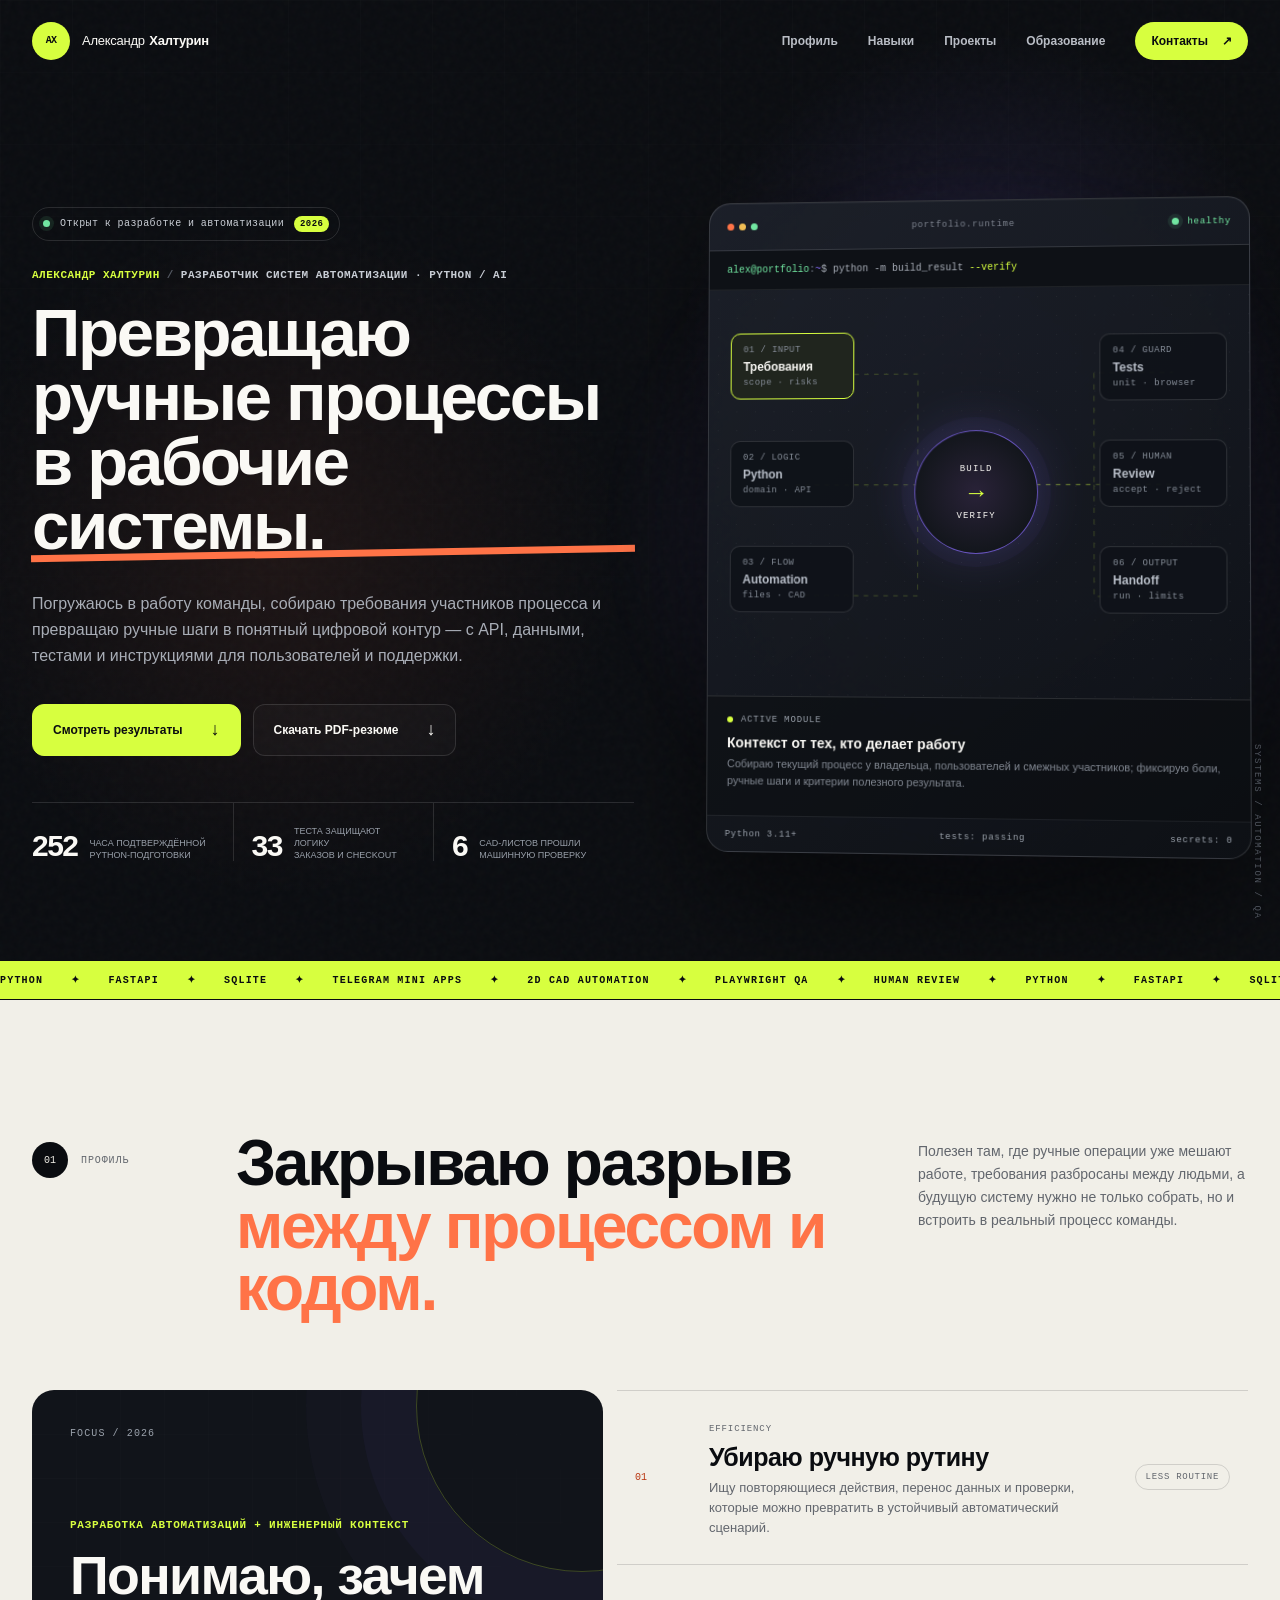
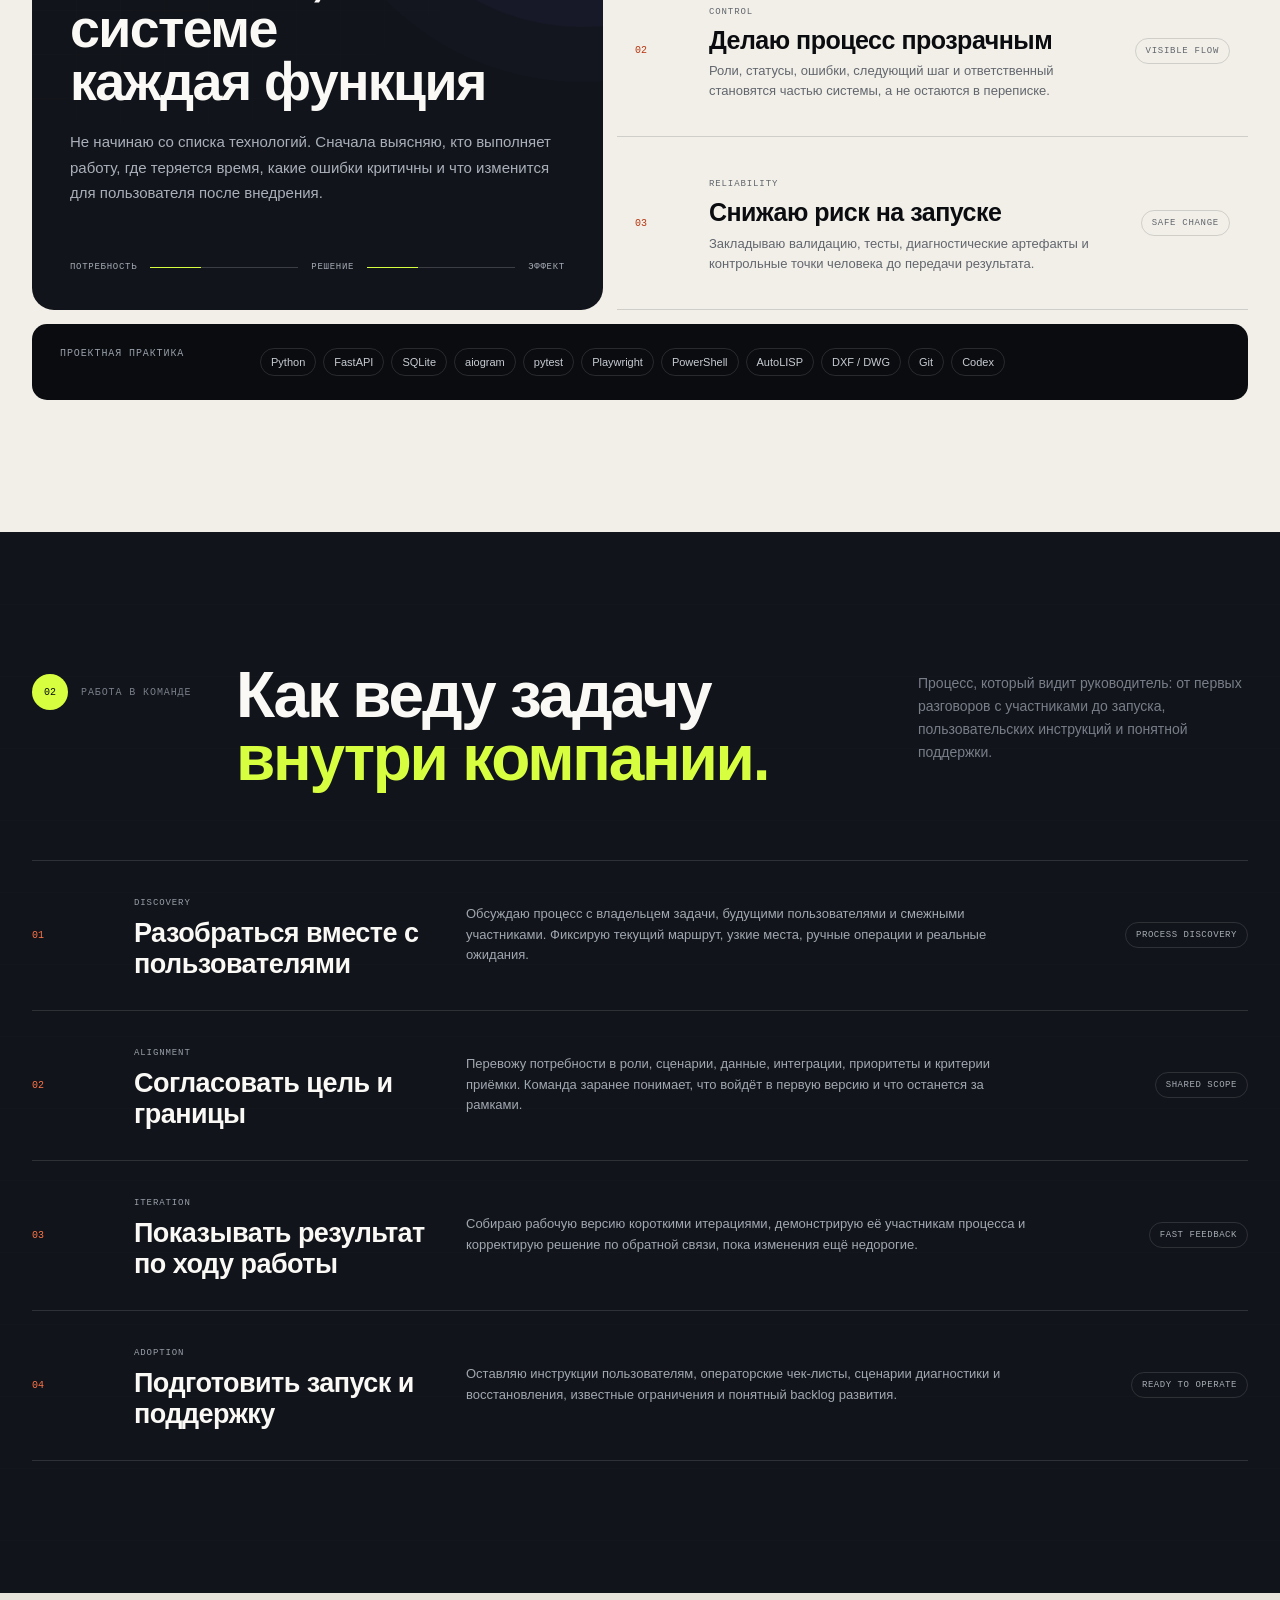
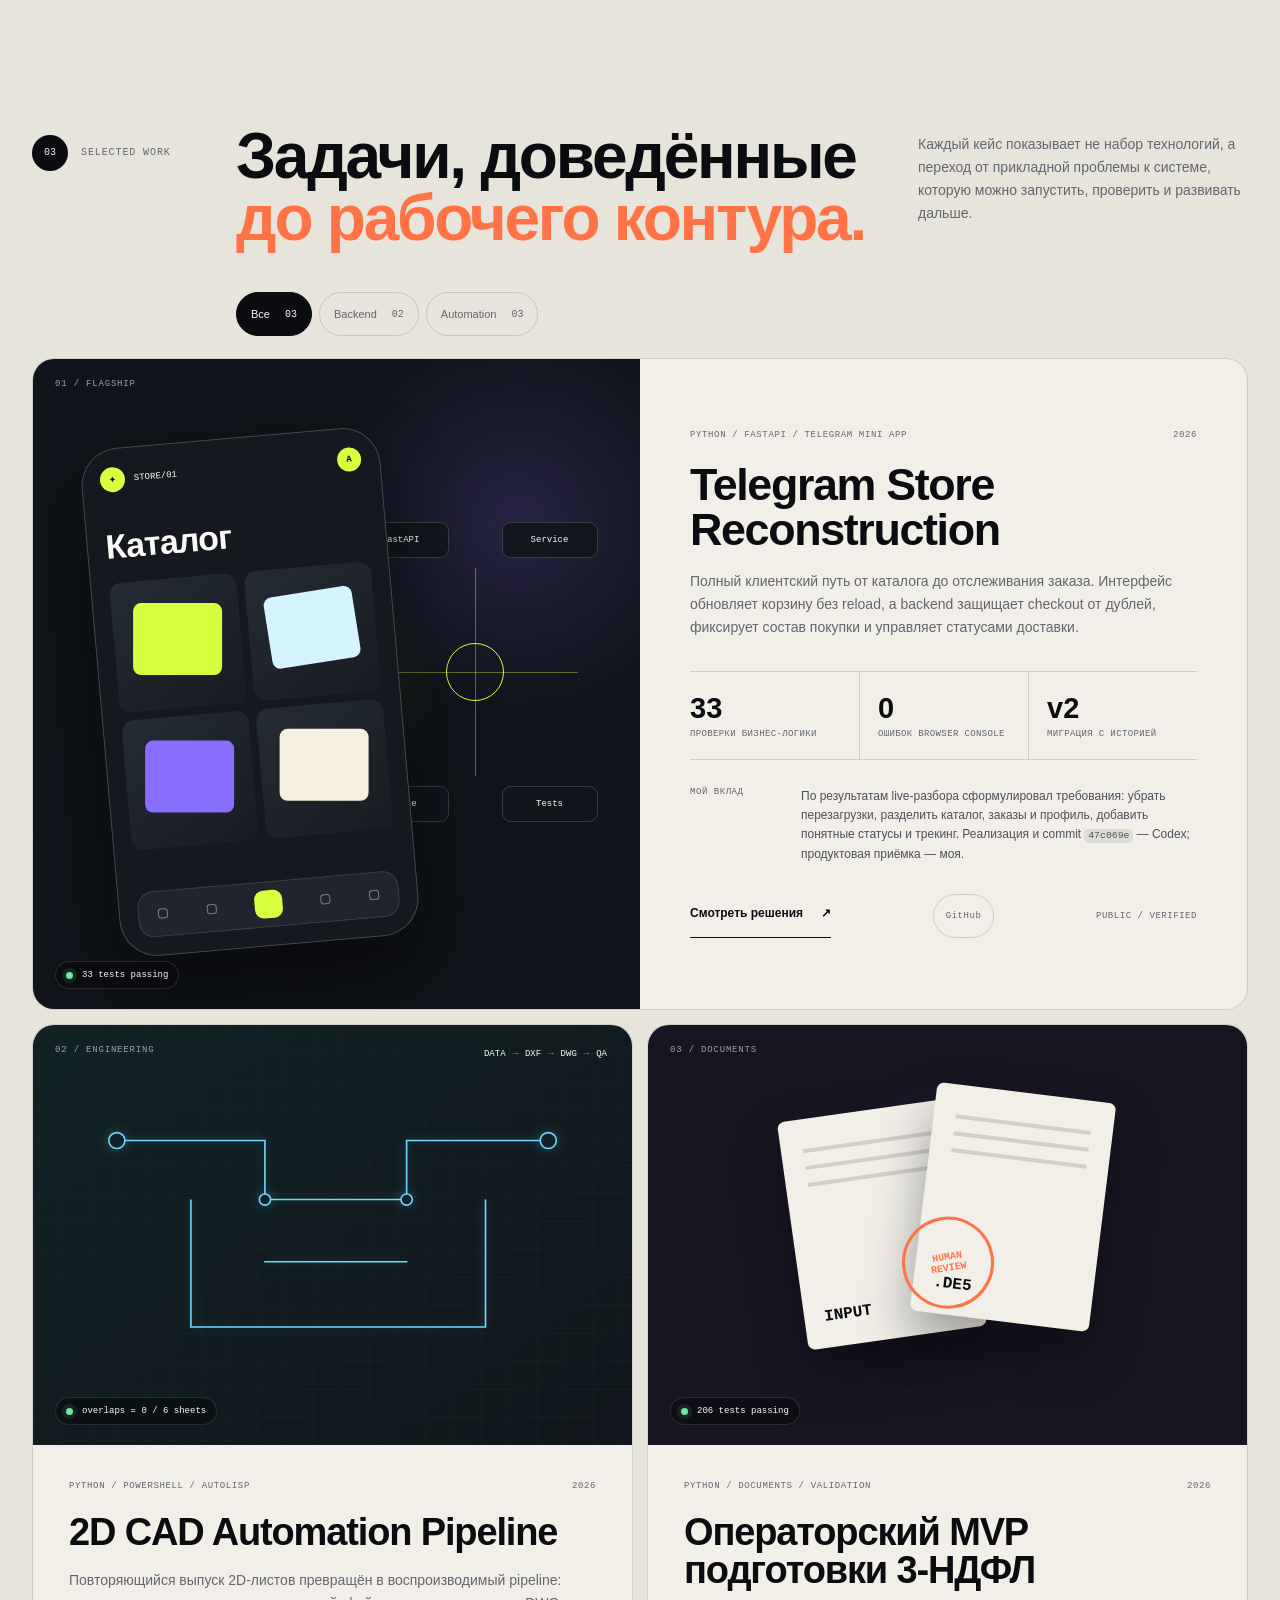
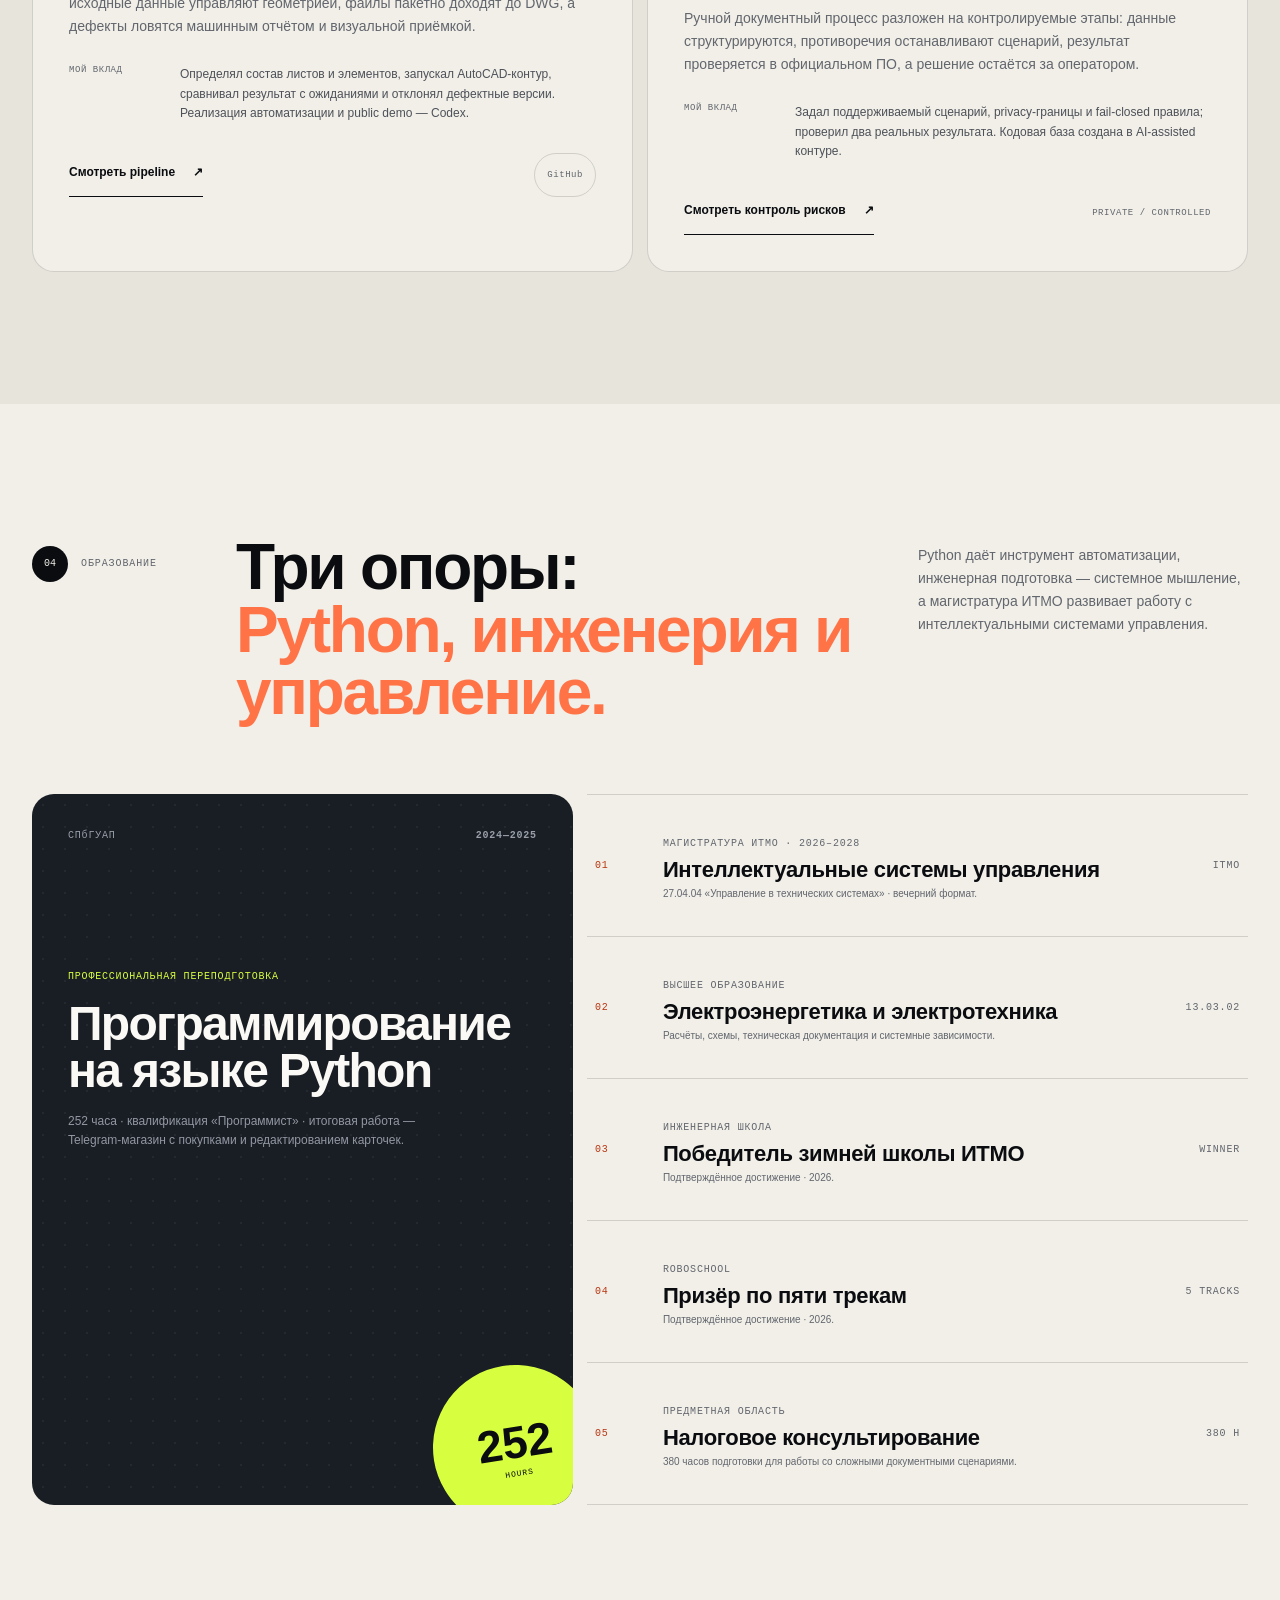
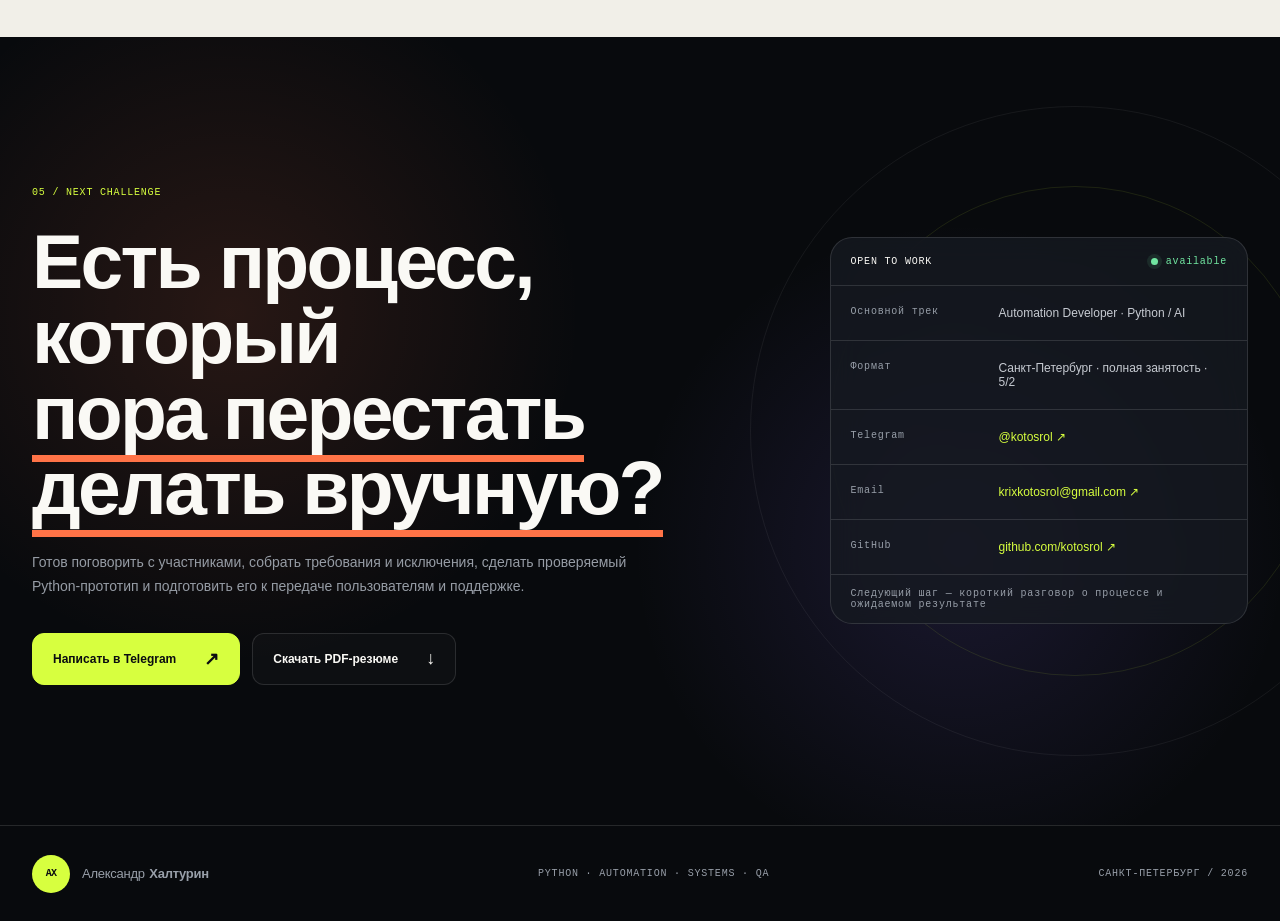
<file: index.html>
<!doctype html>
<html lang="ru">
<head>
  <meta charset="utf-8">
  <meta name="viewport" content="width=device-width, initial-scale=1, viewport-fit=cover">
  <meta name="description" content="Александр Халтурин — разработчик систем автоматизации. Python, AI-инструменты, анализ процессов, API, данные, тестирование и внедрение.">
  <meta name="theme-color" content="#090b0f">
  <title>Александр Халтурин — разработчик систем автоматизации</title>
  <script>document.documentElement.classList.add('js')</script>
  <link rel="icon" href="assets/favicon.svg" type="image/svg+xml">
  <link rel="stylesheet" href="styles.css?v=7">
  <script src="app.js?v=7" defer></script>
</head>
<body>
  <a class="skip-link" href="#main">Перейти к содержанию</a>
  <div class="scroll-progress" aria-hidden="true"><i data-scroll-progress></i></div>
  <div class="cursor-glow" aria-hidden="true" data-cursor-glow></div>

  <header class="site-header" data-header>
    <div class="shell header-inner">
      <a class="brand" href="#top" aria-label="Александр Халтурин — на главную">
        <span class="brand-mark" aria-hidden="true">AX</span>
        <span class="brand-name">Александр <b>Халтурин</b></span>
      </a>
      <button class="menu-toggle" type="button" aria-expanded="false" aria-controls="site-nav" data-menu-toggle>
        <span class="sr-only">Открыть меню</span><span></span><span></span>
      </button>
      <nav class="site-nav" id="site-nav" aria-label="Основная навигация" data-nav>
        <a href="#about">Профиль</a>
        <a href="#capabilities">Навыки</a>
        <a href="#projects">Проекты</a>
        <a href="#education">Образование</a>
        <a class="nav-cta" href="#contact">Контакты <span>↗</span></a>
      </nav>
    </div>
  </header>

  <main id="main">
    <section class="hero" id="top" aria-labelledby="hero-title">
      <div class="hero-mesh" aria-hidden="true"></div>
      <div class="hero-noise" aria-hidden="true"></div>
      <div class="shell hero-layout">
        <div class="hero-copy">
          <div class="availability reveal"><i></i><span>Открыт к разработке и автоматизации</span><b>2026</b></div>
          <p class="hero-role reveal" style="--delay:70ms"><b>Александр Халтурин</b><span>/</span>Разработчик систем автоматизации · Python / AI</p>
          <h1 id="hero-title" class="reveal" style="--delay:120ms">Превращаю ручные процессы<br><em>в рабочие системы.</em></h1>
          <p class="hero-lead reveal" style="--delay:180ms">Погружаюсь в работу команды, собираю требования участников процесса и превращаю ручные шаги в понятный цифровой контур — с API, данными, тестами и инструкциями для пользователей и поддержки.</p>
          <div class="hero-actions reveal" style="--delay:240ms">
            <a class="button button-primary" href="#projects"><span>Смотреть результаты</span><i>↓</i></a>
            <a class="button button-ghost" href="resume/alexander-khalturin-automation-developer.pdf" download><span>Скачать PDF‑резюме</span><i>↓</i></a>
          </div>
          <dl class="hero-metrics reveal" style="--delay:300ms" aria-label="Подтверждённые показатели">
            <div><dt data-counter="252">252</dt><dd>часа подтверждённой<br>Python‑подготовки</dd></div>
            <div><dt data-counter="33">33</dt><dd>теста защищают логику<br>заказов и checkout</dd></div>
            <div><dt data-counter="6">6</dt><dd>CAD‑листов прошли<br>машинную проверку</dd></div>
          </dl>
        </div>

        <div class="runtime-wrap reveal" style="--delay:190ms">
          <div class="runtime-halo" aria-hidden="true"></div>
          <section class="runtime" aria-label="Интерактивная архитектура портфолио">
            <header class="runtime-head">
              <div class="window-dots" aria-hidden="true"><i></i><i></i><i></i></div>
              <span>portfolio.runtime</span>
              <b><i></i> healthy</b>
            </header>
            <div class="runtime-command"><span>alex@portfolio</span><b>:</b><i>~</i>$ python -m build_result <em>--verify</em></div>
            <div class="runtime-canvas">
              <svg viewBox="0 0 600 390" preserveAspectRatio="none" aria-hidden="true">
                <path d="M98 82H235V188H300"/><path d="M98 188H300"/><path d="M98 294H235V188"/><path d="M300 188H430V82H516"/><path d="M300 188H516"/><path d="M430 188V294H516"/>
              </svg>
              <button class="runtime-node node-requirements is-active" type="button" data-runtime-step="requirements" aria-pressed="true"><small>01 / INPUT</small><strong>Требования</strong><span>scope · risks</span></button>
              <button class="runtime-node node-python" type="button" data-runtime-step="python" aria-pressed="false"><small>02 / LOGIC</small><strong>Python</strong><span>domain · API</span></button>
              <button class="runtime-node node-automation" type="button" data-runtime-step="automation" aria-pressed="false"><small>03 / FLOW</small><strong>Automation</strong><span>files · CAD</span></button>
              <div class="runtime-core"><span>BUILD</span><strong>→</strong><b>VERIFY</b></div>
              <button class="runtime-node node-tests" type="button" data-runtime-step="tests" aria-pressed="false"><small>04 / GUARD</small><strong>Tests</strong><span>unit · browser</span></button>
              <button class="runtime-node node-review" type="button" data-runtime-step="review" aria-pressed="false"><small>05 / HUMAN</small><strong>Review</strong><span>accept · reject</span></button>
              <button class="runtime-node node-handoff" type="button" data-runtime-step="handoff" aria-pressed="false"><small>06 / OUTPUT</small><strong>Handoff</strong><span>run · limits</span></button>
            </div>
            <div class="runtime-output" aria-live="polite"><span><i></i> active module</span><strong data-runtime-title>Контекст от тех, кто делает работу</strong><p data-runtime-copy>Собираю текущий процесс у владельца, пользователей и смежных участников; фиксирую боли, ручные шаги и критерии полезного результата.</p></div>
            <footer class="runtime-foot"><span>Python 3.11+</span><span>tests: passing</span><span>secrets: 0</span></footer>
          </section>
        </div>
      </div>
      <div class="hero-side-label" aria-hidden="true">SYSTEMS / AUTOMATION / QA</div>
    </section>

    <div class="proof-rail" aria-label="Ключевые технологии и принципы">
      <div class="proof-track">
        <span>PYTHON</span><i>✦</i><span>FASTAPI</span><i>✦</i><span>SQLITE</span><i>✦</i><span>TELEGRAM MINI APPS</span><i>✦</i><span>2D CAD AUTOMATION</span><i>✦</i><span>PLAYWRIGHT QA</span><i>✦</i><span>HUMAN REVIEW</span><i>✦</i>
        <span aria-hidden="true">PYTHON</span><i aria-hidden="true">✦</i><span aria-hidden="true">FASTAPI</span><i aria-hidden="true">✦</i><span aria-hidden="true">SQLITE</span><i aria-hidden="true">✦</i><span aria-hidden="true">TELEGRAM MINI APPS</span><i aria-hidden="true">✦</i><span aria-hidden="true">2D CAD AUTOMATION</span><i aria-hidden="true">✦</i><span aria-hidden="true">PLAYWRIGHT QA</span><i aria-hidden="true">✦</i><span aria-hidden="true">HUMAN REVIEW</span><i aria-hidden="true">✦</i>
      </div>
    </div>

    <section class="section profile-section" id="about" aria-labelledby="about-title">
      <div class="shell">
        <header class="section-head reveal">
          <div><span class="section-index">01</span><p>Профиль</p></div>
          <h2 id="about-title">Закрываю разрыв<br><em>между процессом и кодом.</em></h2>
          <p>Полезен там, где ручные операции уже мешают работе, требования разбросаны между людьми, а будущую систему нужно не только собрать, но и встроить в реальный процесс команды.</p>
        </header>

        <div class="profile-board">
          <article class="profile-core reveal" data-tilt>
            <span class="card-label">FOCUS / 2026</span>
            <p class="profile-overline">Разработка автоматизаций + инженерный контекст</p>
            <h3>Понимаю, зачем системе<br>каждая функция</h3>
            <p>Не начинаю со списка технологий. Сначала выясняю, кто выполняет работу, где теряется время, какие ошибки критичны и что изменится для пользователя после внедрения.</p>
            <div class="profile-route" aria-hidden="true"><span>ПОТРЕБНОСТЬ</span><i></i><span>РЕШЕНИЕ</span><i></i><span>ЭФФЕКТ</span></div>
          </article>

          <div class="profile-pillars">
            <article class="profile-pillar reveal" style="--delay:70ms">
              <span>01</span><div><small>EFFICIENCY</small><h3>Убираю ручную рутину</h3><p>Ищу повторяющиеся действия, перенос данных и проверки, которые можно превратить в устойчивый автоматический сценарий.</p></div><b>LESS ROUTINE</b>
            </article>
            <article class="profile-pillar reveal" style="--delay:120ms">
              <span>02</span><div><small>CONTROL</small><h3>Делаю процесс прозрачным</h3><p>Роли, статусы, ошибки, следующий шаг и ответственный становятся частью системы, а не остаются в переписке.</p></div><b>VISIBLE FLOW</b>
            </article>
            <article class="profile-pillar reveal" style="--delay:170ms">
              <span>03</span><div><small>RELIABILITY</small><h3>Снижаю риск на запуске</h3><p>Закладываю валидацию, тесты, диагностические артефакты и контрольные точки человека до передачи результата.</p></div><b>SAFE CHANGE</b>
            </article>
          </div>
        </div>

        <div class="stack-strip reveal" aria-label="Технологии в проектах"><span>Проектная практика</span><ul><li>Python</li><li>FastAPI</li><li>SQLite</li><li>aiogram</li><li>pytest</li><li>Playwright</li><li>PowerShell</li><li>AutoLISP</li><li>DXF / DWG</li><li>Git</li><li>Codex</li></ul></div>
      </div>
    </section>

    <section class="section capabilities-section" id="capabilities" aria-labelledby="capabilities-title">
      <div class="shell">
        <header class="section-head section-head-dark reveal"><div><span class="section-index">02</span><p>Работа в команде</p></div><h2 id="capabilities-title">Как веду задачу<br><em>внутри компании.</em></h2><p>Процесс, который видит руководитель: от первых разговоров с участниками до запуска, пользовательских инструкций и понятной поддержки.</p></header>
        <ol class="capability-list">
          <li class="capability reveal"><span>01</span><div><small>DISCOVERY</small><h3>Разобраться вместе с пользователями</h3></div><p>Обсуждаю процесс с владельцем задачи, будущими пользователями и смежными участниками. Фиксирую текущий маршрут, узкие места, ручные операции и реальные ожидания.</p><b>Process discovery</b></li>
          <li class="capability reveal"><span>02</span><div><small>ALIGNMENT</small><h3>Согласовать цель и границы</h3></div><p>Перевожу потребности в роли, сценарии, данные, интеграции, приоритеты и критерии приёмки. Команда заранее понимает, что войдёт в первую версию и что останется за рамками.</p><b>Shared scope</b></li>
          <li class="capability reveal"><span>03</span><div><small>ITERATION</small><h3>Показывать результат по ходу работы</h3></div><p>Собираю рабочую версию короткими итерациями, демонстрирую её участникам процесса и корректирую решение по обратной связи, пока изменения ещё недорогие.</p><b>Fast feedback</b></li>
          <li class="capability reveal"><span>04</span><div><small>ADOPTION</small><h3>Подготовить запуск и поддержку</h3></div><p>Оставляю инструкции пользователям, операторские чек‑листы, сценарии диагностики и восстановления, известные ограничения и понятный backlog развития.</p><b>Ready to operate</b></li>
        </ol>
      </div>
    </section>

    <section class="section projects-section" id="projects" aria-labelledby="projects-title">
      <div class="shell">
        <header class="projects-header reveal"><div><span class="section-index">03</span><p>Selected work</p></div><h2 id="projects-title">Задачи, доведённые<br><em>до рабочего контура.</em></h2><p>Каждый кейс показывает не набор технологий, а переход от прикладной проблемы к системе, которую можно запустить, проверить и развивать дальше.</p></header>
        <div class="filter-bar reveal" role="group" aria-label="Фильтр проектов"><button class="filter is-active" type="button" data-filter="all" aria-pressed="true">Все <span>03</span></button><button class="filter" type="button" data-filter="backend" aria-pressed="false">Backend <span>02</span></button><button class="filter" type="button" data-filter="automation" aria-pressed="false">Automation <span>03</span></button></div>
        <div class="project-grid" data-project-list>
          <article class="work-card work-featured reveal" data-category="backend automation" data-tilt>
            <div class="work-visual store-visual" aria-hidden="true"><span class="work-no">01 / FLAGSHIP</span><div class="store-phone"><div class="store-phone-head"><i>✦</i><span>STORE/01</span><b>A</b></div><div class="store-phone-title">Каталог</div><div class="store-products"><i></i><i></i><i></i><i></i></div><div class="store-tabs"><i></i><i></i><b></b><i></i><i></i></div></div><div class="backend-map"><span>FastAPI</span><span>Service</span><span>SQLite</span><span>Tests</span><i></i></div><div class="visual-status"><i></i> 33 tests passing</div></div>
            <div class="work-content"><div class="work-topline"><span>Python / FastAPI / Telegram Mini App</span><b>2026</b></div><h3>Telegram Store Reconstruction</h3><p>Полный клиентский путь от каталога до отслеживания заказа. Интерфейс обновляет корзину без reload, а backend защищает checkout от дублей, фиксирует состав покупки и управляет статусами доставки.</p><dl class="work-proof"><div><dt>33</dt><dd>проверки бизнес‑логики</dd></div><div><dt>0</dt><dd>ошибок browser console</dd></div><div><dt>v2</dt><dd>миграция с историей</dd></div></dl><div class="work-role"><span>Мой вклад</span><p>По результатам live‑разбора сформулировал требования: убрать перезагрузки, разделить каталог, заказы и профиль, добавить понятные статусы и трекинг. Реализация и commit <code>47c069e</code> — Codex; продуктовая приёмка — моя.</p></div><div class="work-actions"><a class="project-link" href="projects/telegram-store-reconstruction.html">Смотреть решения <span>↗</span></a><a class="mini-link" href="https://github.com/kotosrol/telegram-store-reconstruction" target="_blank" rel="noopener noreferrer">GitHub</a><span class="work-badge">PUBLIC / VERIFIED</span></div></div>
          </article>
          <article class="work-card reveal" data-category="automation" data-tilt>
            <div class="work-visual cad-visual" aria-hidden="true"><span class="work-no">02 / ENGINEERING</span><svg viewBox="0 0 640 390" preserveAspectRatio="none"><path d="M52 76H236V150H412V76H588"/><path d="M144 150V310H510V150"/><path d="M235 228H413"/><circle cx="52" cy="76" r="10"/><circle cx="236" cy="150" r="7"/><circle cx="412" cy="150" r="7"/><circle cx="588" cy="76" r="10"/></svg><div class="cad-pipeline"><span>DATA</span><i>→</i><span>DXF</span><i>→</i><span>DWG</span><i>→</i><span>QA</span></div><div class="visual-status"><i></i> overlaps = 0 / 6 sheets</div></div>
            <div class="work-content"><div class="work-topline"><span>Python / PowerShell / AutoLISP</span><b>2026</b></div><h3>2D CAD Automation Pipeline</h3><p>Повторяющийся выпуск 2D‑листов превращён в воспроизводимый pipeline: исходные данные управляют геометрией, файлы пакетно доходят до DWG, а дефекты ловятся машинным отчётом и визуальной приёмкой.</p><div class="work-role"><span>Мой вклад</span><p>Определял состав листов и элементов, запускал AutoCAD‑контур, сравнивал результат с ожиданиями и отклонял дефектные версии. Реализация автоматизации и public demo — Codex.</p></div><div class="work-actions"><a class="project-link" href="projects/cad-automation-pipeline.html">Смотреть pipeline <span>↗</span></a><a class="mini-link" href="https://github.com/kotosrol/cad-automation-demo" target="_blank" rel="noopener noreferrer">GitHub</a></div></div>
          </article>
          <article class="work-card reveal" data-category="backend automation" data-tilt>
            <div class="work-visual tax-visual" aria-hidden="true"><span class="work-no">03 / DOCUMENTS</span><div class="tax-doc doc-a"><i></i><i></i><i></i><b>INPUT</b></div><div class="tax-doc doc-b"><i></i><i></i><i></i><b>.DE5</b></div><div class="human-stamp">HUMAN<br>REVIEW</div><div class="visual-status"><i></i> 206 tests passing</div></div>
            <div class="work-content"><div class="work-topline"><span>Python / Documents / Validation</span><b>2026</b></div><h3>Операторский MVP подготовки 3‑НДФЛ</h3><p>Ручной документный процесс разложен на контролируемые этапы: данные структурируются, противоречия останавливают сценарий, результат проверяется в официальном ПО, а решение остаётся за оператором.</p><div class="work-role"><span>Мой вклад</span><p>Задал поддерживаемый сценарий, privacy‑границы и fail‑closed правила; проверил два реальных результата. Кодовая база создана в AI‑assisted контуре.</p></div><div class="work-actions"><a class="project-link" href="projects/3ndfl-operator-mvp.html">Смотреть контроль рисков <span>↗</span></a><span class="work-badge">PRIVATE / CONTROLLED</span></div></div>
          </article>
        </div>
      </div>
    </section>

    <section class="section education-section" id="education" aria-labelledby="education-title">
      <div class="shell"><header class="section-head reveal"><div><span class="section-index">04</span><p>Образование</p></div><h2 id="education-title">Три опоры:<br><em>Python, инженерия и управление.</em></h2><p>Python даёт инструмент автоматизации, инженерная подготовка — системное мышление, а магистратура ИТМО развивает работу с интеллектуальными системами управления.</p></header><div class="education-grid"><article class="degree-card degree-main reveal" data-tilt><div class="degree-top"><span>СПбГУАП</span><b>2024—2025</b></div><small>Профессиональная переподготовка</small><h3>Программирование<br>на языке Python</h3><p>252 часа · квалификация «Программист» · итоговая работа — Telegram‑магазин с покупками и редактированием карточек.</p><div class="degree-seal" aria-hidden="true">252<small>HOURS</small></div></article><div class="achievement-list"><article class="achievement reveal"><span>01</span><div><small>Магистратура ИТМО · 2026–2028</small><h3>Интеллектуальные системы управления</h3><p>27.04.04 «Управление в технических системах» · вечерний формат.</p></div><b>ITMO</b></article><article class="achievement reveal"><span>02</span><div><small>Высшее образование</small><h3>Электроэнергетика и электротехника</h3><p>Расчёты, схемы, техническая документация и системные зависимости.</p></div><b>13.03.02</b></article><article class="achievement reveal"><span>03</span><div><small>Инженерная школа</small><h3>Победитель зимней школы ИТМО</h3><p>Подтверждённое достижение · 2026.</p></div><b>WINNER</b></article><article class="achievement reveal"><span>04</span><div><small>RoboSchool</small><h3>Призёр по пяти трекам</h3><p>Подтверждённое достижение · 2026.</p></div><b>5 TRACKS</b></article><article class="achievement reveal"><span>05</span><div><small>Предметная область</small><h3>Налоговое консультирование</h3><p>380 часов подготовки для работы со сложными документными сценариями.</p></div><b>380 H</b></article></div></div></div>
    </section>

    <section class="contact-section" id="contact" aria-labelledby="contact-title">
      <div class="contact-orbit" aria-hidden="true"><i></i><i></i><i></i></div><div class="shell contact-layout"><div class="contact-copy reveal"><p class="contact-kicker">05 / NEXT CHALLENGE</p><h2 id="contact-title">Есть процесс, который<br><em>пора перестать делать вручную?</em></h2><p>Готов поговорить с участниками, собрать требования и исключения, сделать проверяемый Python‑прототип и подготовить его к передаче пользователям и поддержке.</p><div class="contact-actions"><a class="button button-primary" href="https://t.me/kotosrol" target="_blank" rel="noopener noreferrer"><span>Написать в Telegram</span><i>↗</i></a><a class="button button-ghost" href="resume/alexander-khalturin-automation-developer.pdf" download><span>Скачать PDF‑резюме</span><i>↓</i></a></div></div><aside class="contact-panel reveal" style="--delay:120ms"><header><span>OPEN TO WORK</span><b><i></i> available</b></header><dl><div><dt>Основной трек</dt><dd>Automation Developer · Python / AI</dd></div><div><dt>Формат</dt><dd>Санкт‑Петербург · полная занятость · 5/2</dd></div><div><dt>Telegram</dt><dd><a href="https://t.me/kotosrol" target="_blank" rel="noopener noreferrer">@kotosrol ↗</a></dd></div><div><dt>Email</dt><dd><a href="mailto:krixkotosrol@gmail.com">krixkotosrol@gmail.com ↗</a></dd></div><div><dt>GitHub</dt><dd><a href="https://github.com/kotosrol" target="_blank" rel="noopener noreferrer">github.com/kotosrol ↗</a></dd></div></dl><footer>Следующий шаг — короткий разговор о процессе и ожидаемом результате</footer></aside></div>
    </section>
  </main>

  <footer class="site-footer"><div class="shell"><a class="brand" href="#top"><span class="brand-mark" aria-hidden="true">AX</span><span class="brand-name">Александр <b>Халтурин</b></span></a><p>Python · automation · systems · QA</p><span>Санкт‑Петербург / 2026</span></div></footer>
</body>
</html>
</file>
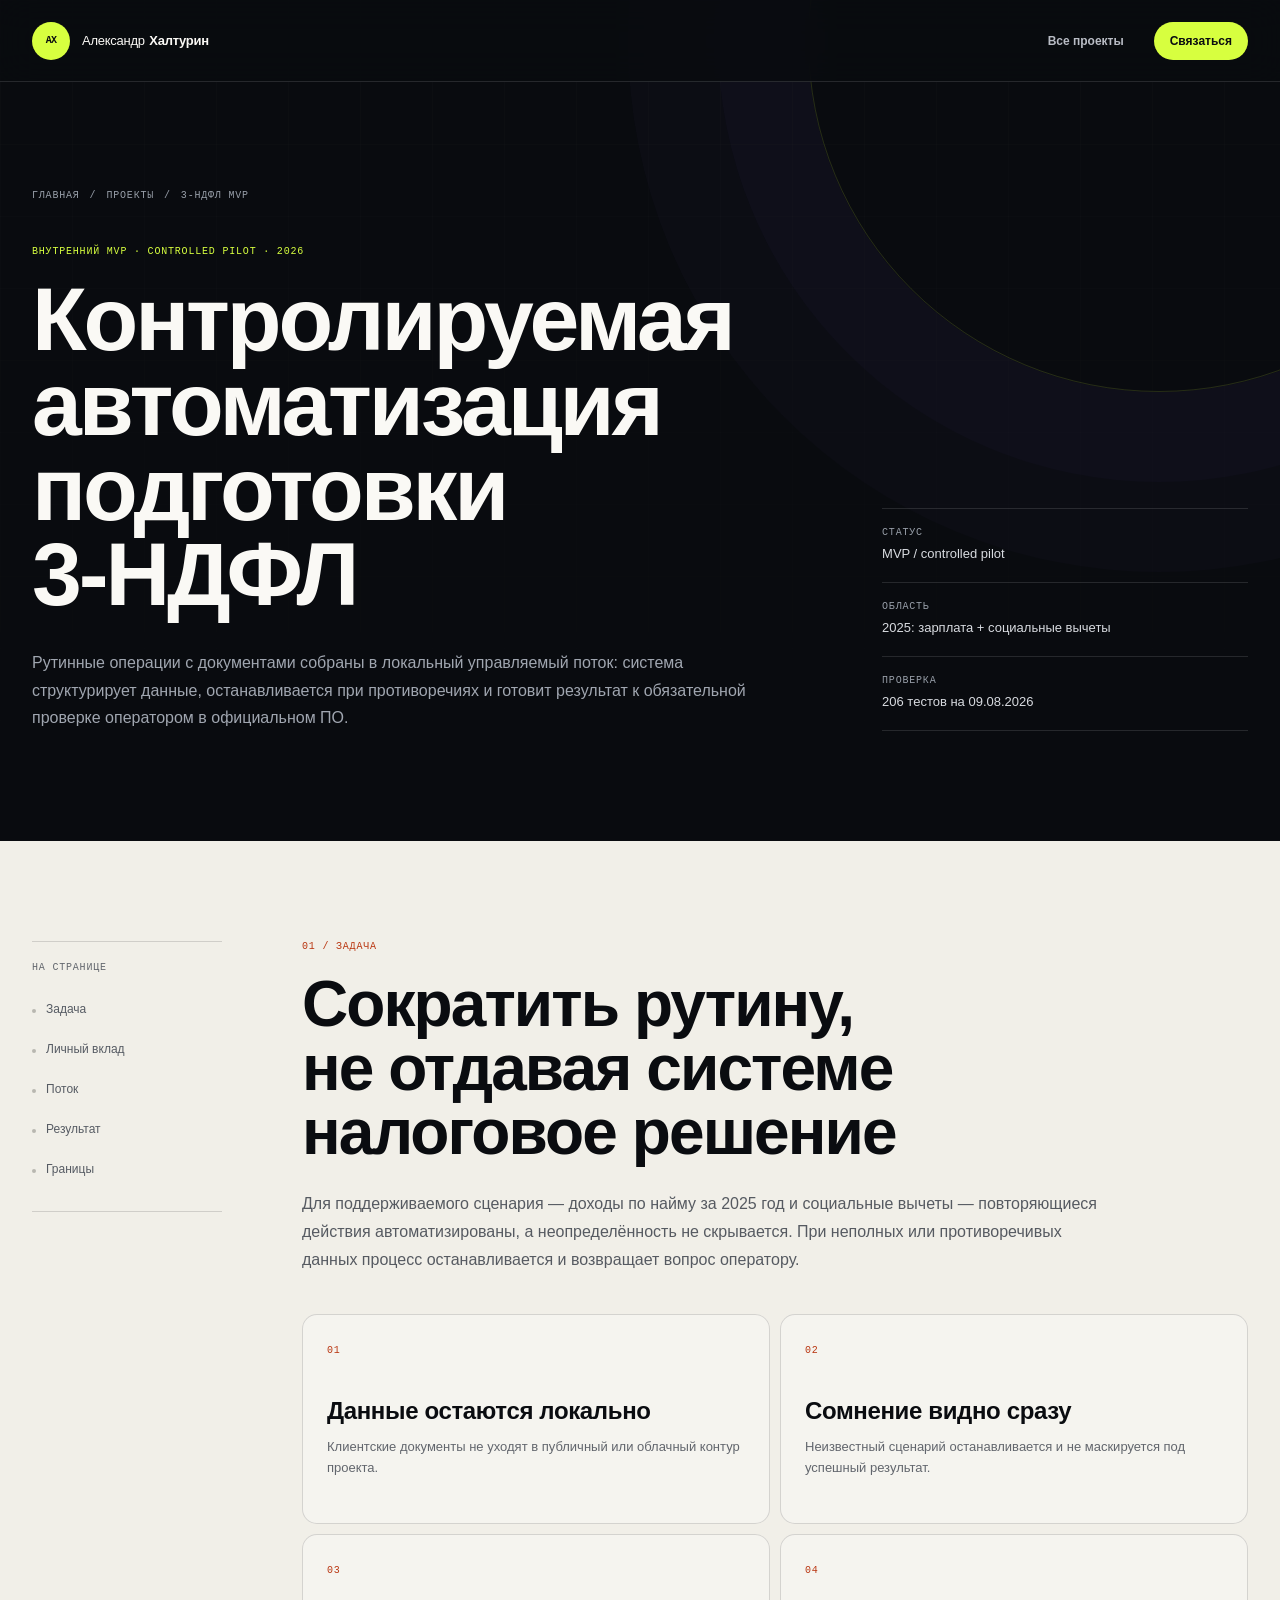
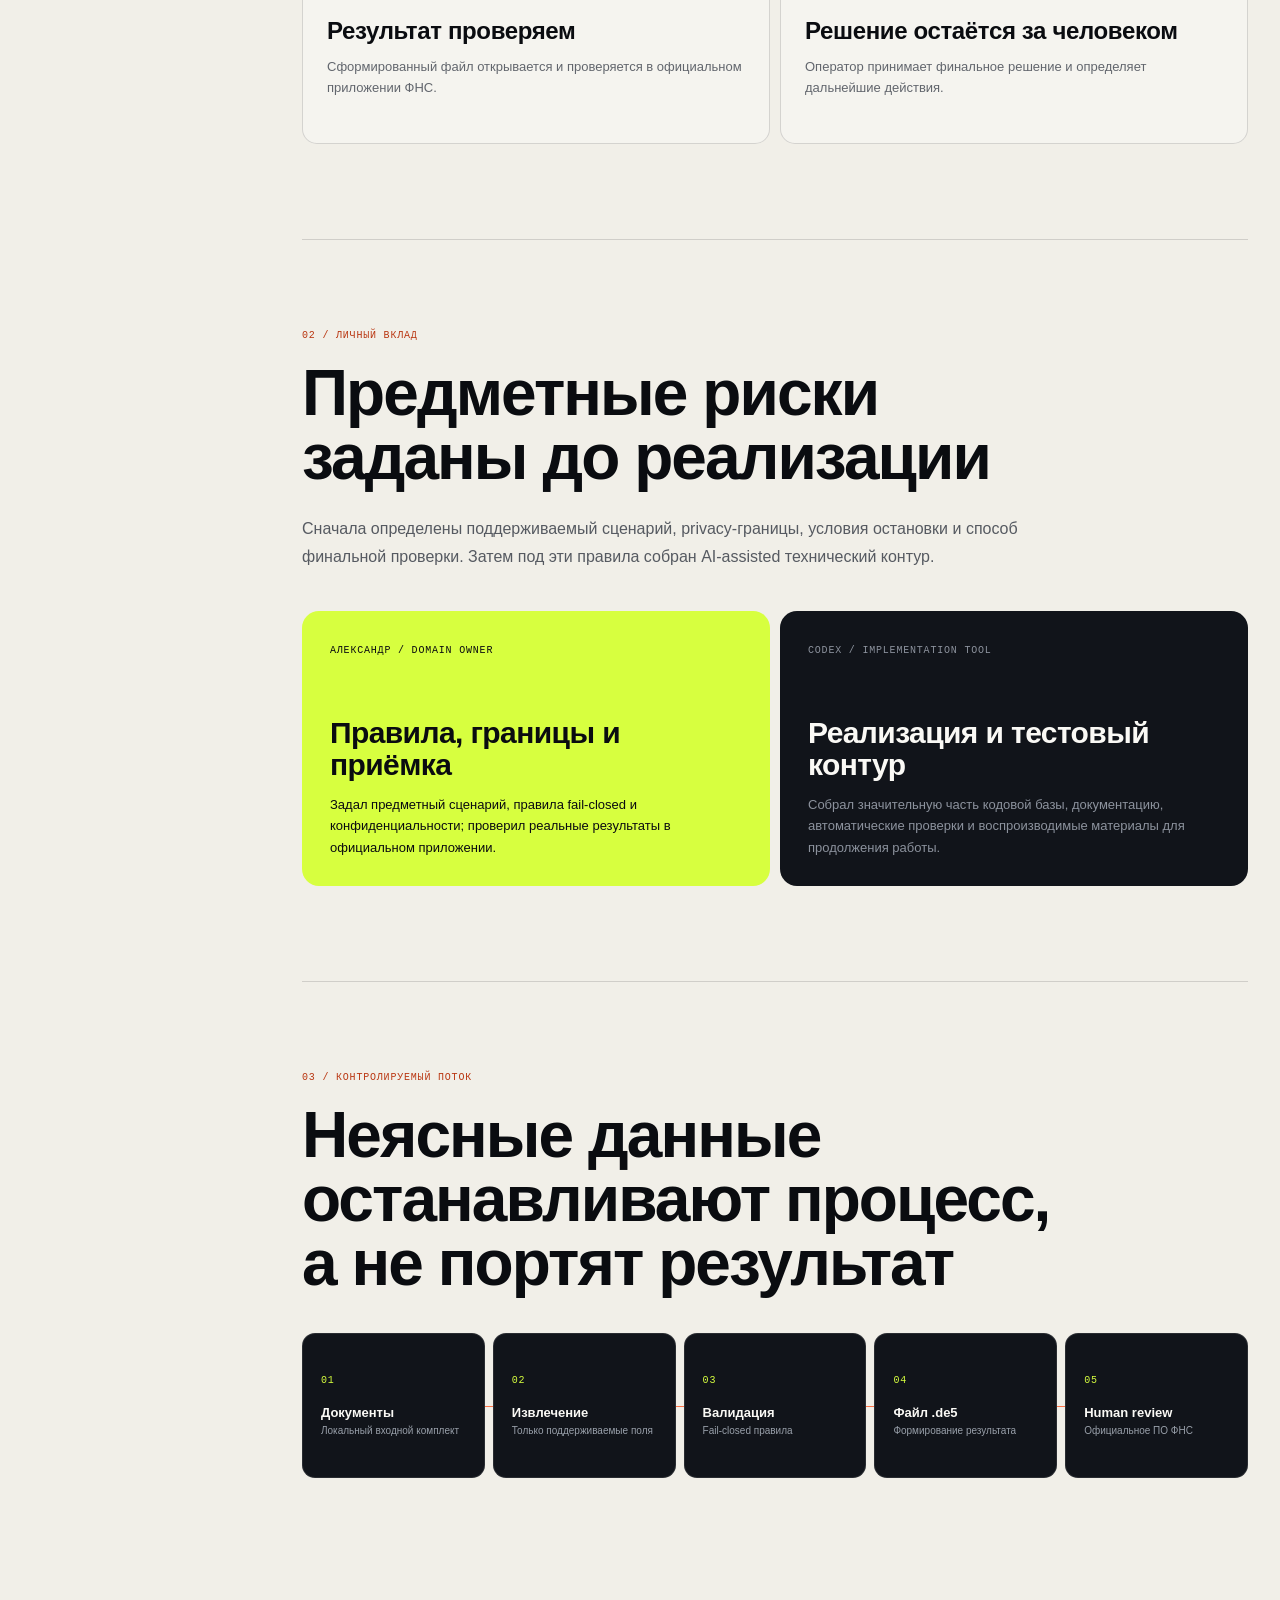
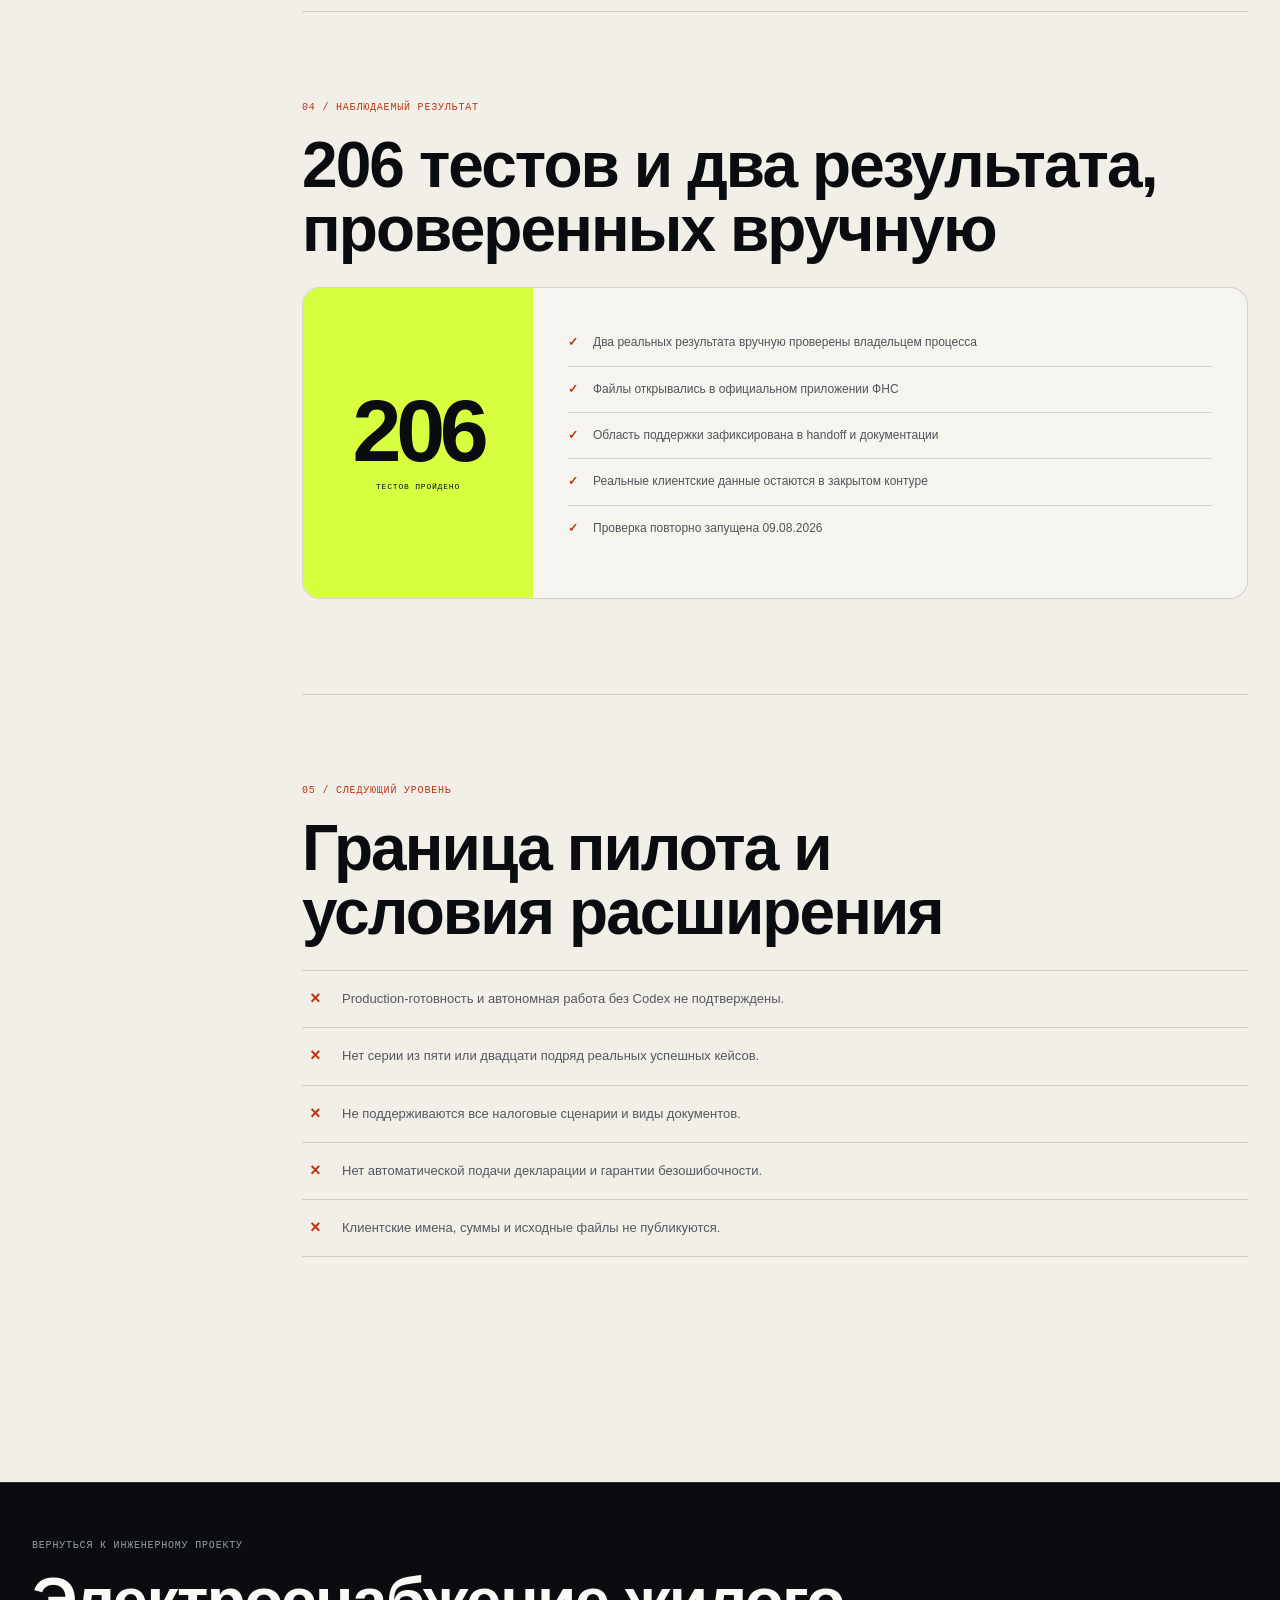
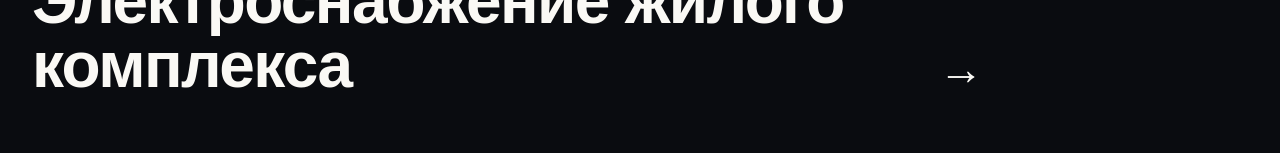
<file: projects/3ndfl-operator-mvp.html>
<!doctype html>
<html lang="ru">
<head>
  <meta charset="utf-8">
  <meta name="viewport" content="width=device-width, initial-scale=1, viewport-fit=cover">
  <meta name="description" content="Контролируемая автоматизация подготовки 3-НДФЛ: локальные данные, fail-closed проверки, официальный контроль и 206 тестов.">
  <meta name="theme-color" content="#15181d">
  <title>Операторский MVP 3-НДФЛ — Александр Халтурин</title>
  <script>document.documentElement.classList.add('js')</script>
  <link rel="icon" href="../assets/favicon.svg" type="image/svg+xml">
  <link rel="stylesheet" href="../styles.css?v=7">
  <link rel="stylesheet" href="../project.css?v=7">
  <script src="../app.js?v=7" defer></script>
</head>
<body class="project-page">
  <a class="skip-link" href="#content">Перейти к содержанию</a>
  <header class="site-header" data-header>
    <div class="shell header-inner">
      <a class="brand" href="../index.html" aria-label="Вернуться на главную"><span class="brand-mark" aria-hidden="true">AX</span><span class="brand-name">Александр <b>Халтурин</b></span></a>
      <button class="menu-toggle" type="button" aria-expanded="false" aria-controls="project-nav" data-menu-toggle><span class="sr-only">Открыть меню</span><span></span><span></span></button>
      <nav class="site-nav" id="project-nav" aria-label="Навигация проекта" data-nav><a href="../index.html#projects">Все проекты</a><a class="nav-cta" href="../index.html#contact">Связаться</a></nav>
    </div>
  </header>

  <main id="content">
    <section class="project-hero">
      <div class="shell project-hero-inner">
        <div>
          <div class="breadcrumb"><a href="../index.html">Главная</a><span>/</span><a href="../index.html#projects">Проекты</a><span>/</span><span>3‑НДФЛ MVP</span></div>
          <p class="eyebrow eyebrow-dark">Внутренний MVP · controlled pilot · 2026</p>
          <h1>Контролируемая автоматизация подготовки 3‑НДФЛ</h1>
          <p class="project-hero-lead">Рутинные операции с документами собраны в локальный управляемый поток: система структурирует данные, останавливается при противоречиях и готовит результат к обязательной проверке оператором в официальном ПО.</p>
        </div>
        <dl class="project-summary">
          <div><dt>Статус</dt><dd>MVP / controlled pilot</dd></div>
          <div><dt>Область</dt><dd>2025: зарплата + социальные вычеты</dd></div>
          <div><dt>Проверка</dt><dd>206 тестов на 09.08.2026</dd></div>
        </dl>
      </div>
    </section>

    <div class="project-body">
      <div class="shell article-grid">
        <aside class="article-nav" aria-label="Содержание страницы"><p>На странице</p><a href="#task">Задача</a><a href="#role">Личный вклад</a><a href="#flow">Поток</a><a href="#result">Результат</a><a href="#limits">Границы</a></aside>
        <div class="article-content">
          <section class="article-section" id="task">
            <p class="article-kicker">01 / Задача</p>
            <h2>Сократить рутину, не отдавая системе налоговое решение</h2>
            <p class="article-intro">Для поддерживаемого сценария — доходы по найму за 2025 год и социальные вычеты — повторяющиеся действия автоматизированы, а неопределённость не скрывается. При неполных или противоречивых данных процесс останавливается и возвращает вопрос оператору.</p>
            <div class="scope-grid">
              <article class="scope-item"><span>01</span><h3>Данные остаются локально</h3><p>Клиентские документы не уходят в публичный или облачный контур проекта.</p></article>
              <article class="scope-item"><span>02</span><h3>Сомнение видно сразу</h3><p>Неизвестный сценарий останавливается и не маскируется под успешный результат.</p></article>
              <article class="scope-item"><span>03</span><h3>Результат проверяем</h3><p>Сформированный файл открывается и проверяется в официальном приложении ФНС.</p></article>
              <article class="scope-item"><span>04</span><h3>Решение остаётся за человеком</h3><p>Оператор принимает финальное решение и определяет дальнейшие действия.</p></article>
            </div>
          </section>

          <section class="article-section" id="role">
            <p class="article-kicker">02 / Личный вклад</p>
            <h2>Предметные риски заданы до реализации</h2>
            <p class="article-intro">Сначала определены поддерживаемый сценарий, privacy‑границы, условия остановки и способ финальной проверки. Затем под эти правила собран AI‑assisted технический контур.</p>
            <div class="role-grid">
              <article class="role-card role-human"><span>Александр / domain owner</span><h3>Правила, границы и приёмка</h3><p>Задал предметный сценарий, правила fail‑closed и конфиденциальности; проверил реальные результаты в официальном приложении.</p></article>
              <article class="role-card role-ai"><span>Codex / implementation tool</span><h3>Реализация и тестовый контур</h3><p>Собрал значительную часть кодовой базы, документацию, автоматические проверки и воспроизводимые материалы для продолжения работы.</p></article>
            </div>
          </section>

          <section class="article-section" id="flow">
            <p class="article-kicker">03 / Контролируемый поток</p>
            <h2>Неясные данные останавливают процесс, а не портят результат</h2>
            <div class="process-flow" aria-label="Поток обработки декларации">
              <div class="process-step"><b>01</b><strong>Документы</strong><small>Локальный входной комплект</small></div>
              <div class="process-step"><b>02</b><strong>Извлечение</strong><small>Только поддерживаемые поля</small></div>
              <div class="process-step"><b>03</b><strong>Валидация</strong><small>Fail‑closed правила</small></div>
              <div class="process-step"><b>04</b><strong>Файл .de5</strong><small>Формирование результата</small></div>
              <div class="process-step"><b>05</b><strong>Human review</strong><small>Официальное ПО ФНС</small></div>
            </div>
          </section>

          <section class="article-section" id="result">
            <p class="article-kicker">04 / Наблюдаемый результат</p>
            <h2>206 тестов и два результата, проверенных вручную</h2>
            <div class="evidence-panel">
              <div class="evidence-score"><strong>206</strong><span>тестов пройдено</span></div>
              <ul class="evidence-list"><li>Два реальных результата вручную проверены владельцем процесса</li><li>Файлы открывались в официальном приложении ФНС</li><li>Область поддержки зафиксирована в handoff и документации</li><li>Реальные клиентские данные остаются в закрытом контуре</li><li>Проверка повторно запущена 09.08.2026</li></ul>
            </div>
          </section>

          <section class="article-section" id="limits">
            <p class="article-kicker">05 / Следующий уровень</p>
            <h2>Граница пилота и условия расширения</h2>
            <ul class="limits-list"><li>Production‑готовность и автономная работа без Codex не подтверждены.</li><li>Нет серии из пяти или двадцати подряд реальных успешных кейсов.</li><li>Не поддерживаются все налоговые сценарии и виды документов.</li><li>Нет автоматической подачи декларации и гарантии безошибочности.</li><li>Клиентские имена, суммы и исходные файлы не публикуются.</li></ul>
          </section>
        </div>
      </div>
    </div>

    <section class="back-section"><div class="shell back-inner"><p>Вернуться к инженерному проекту</p><a href="power-supply-diploma.html">Электроснабжение жилого комплекса <span>→</span></a></div></section>
  </main>
</body>
</html>
</file>
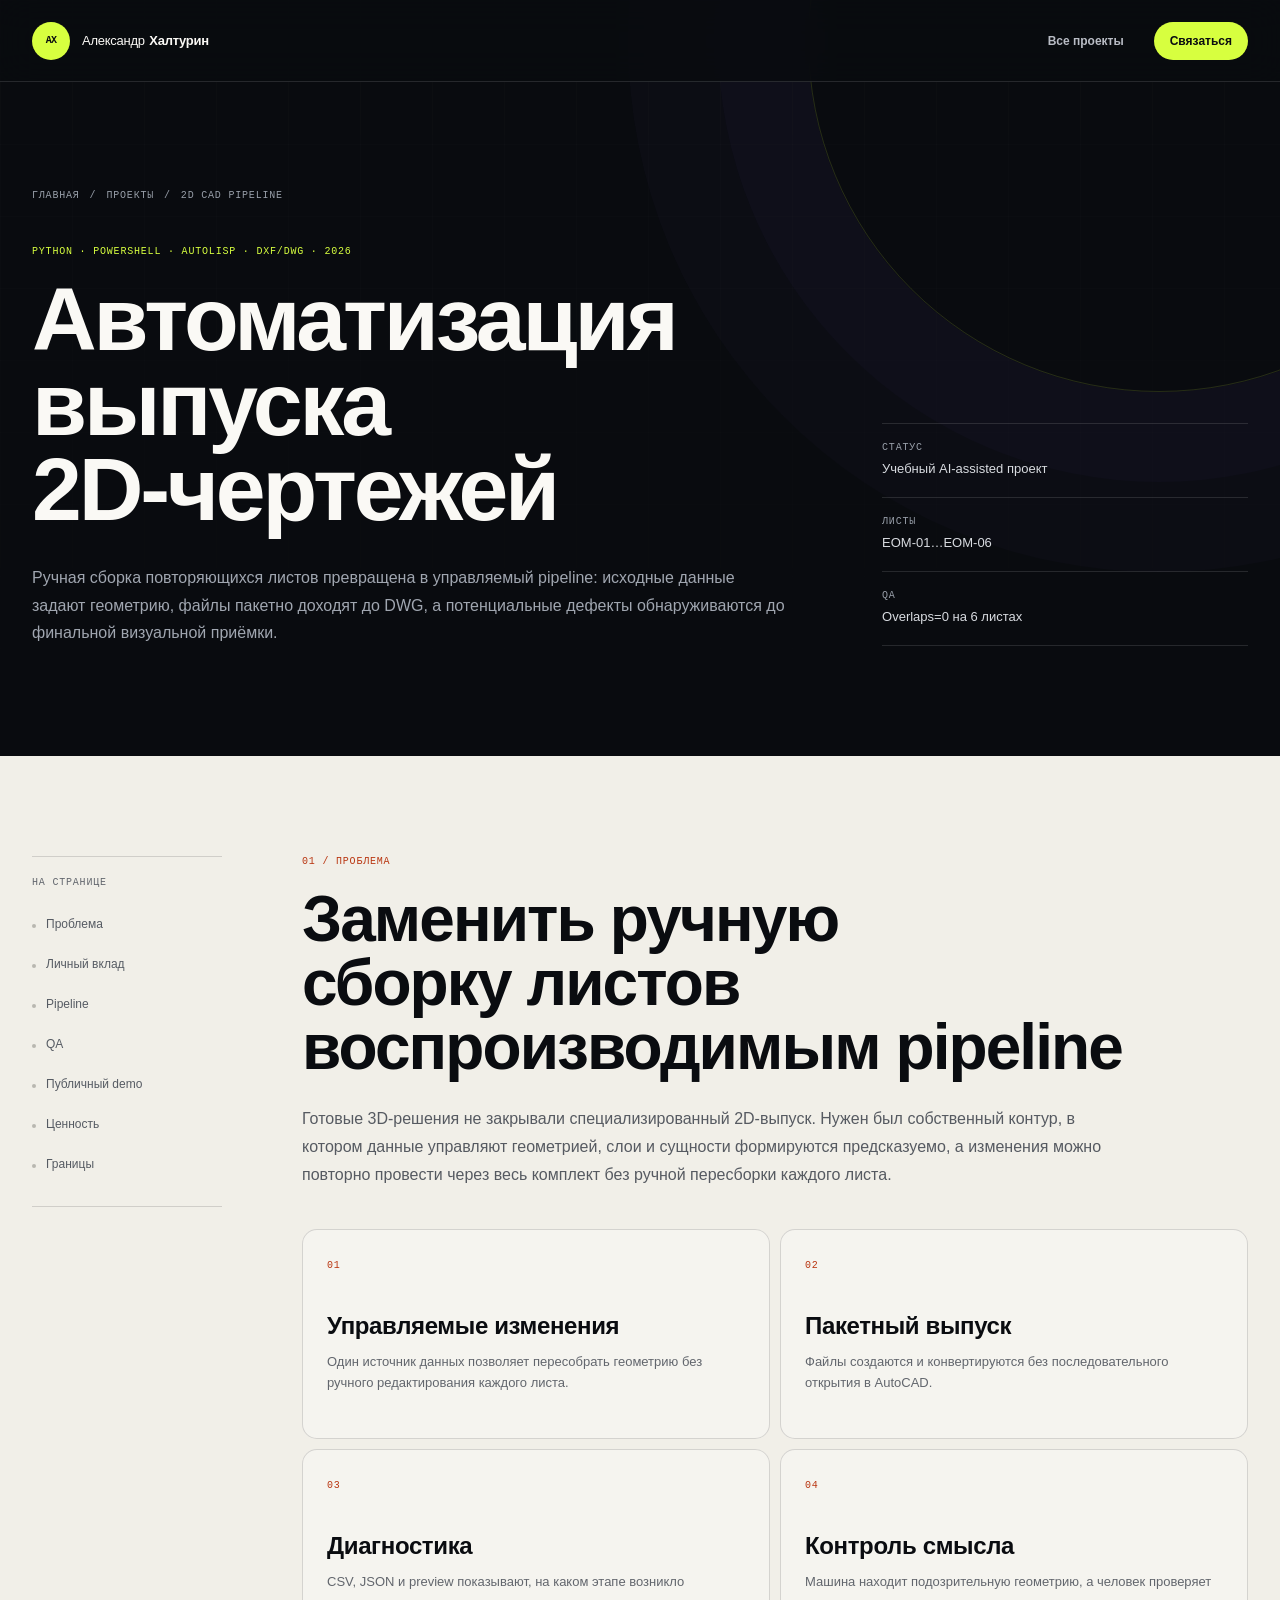
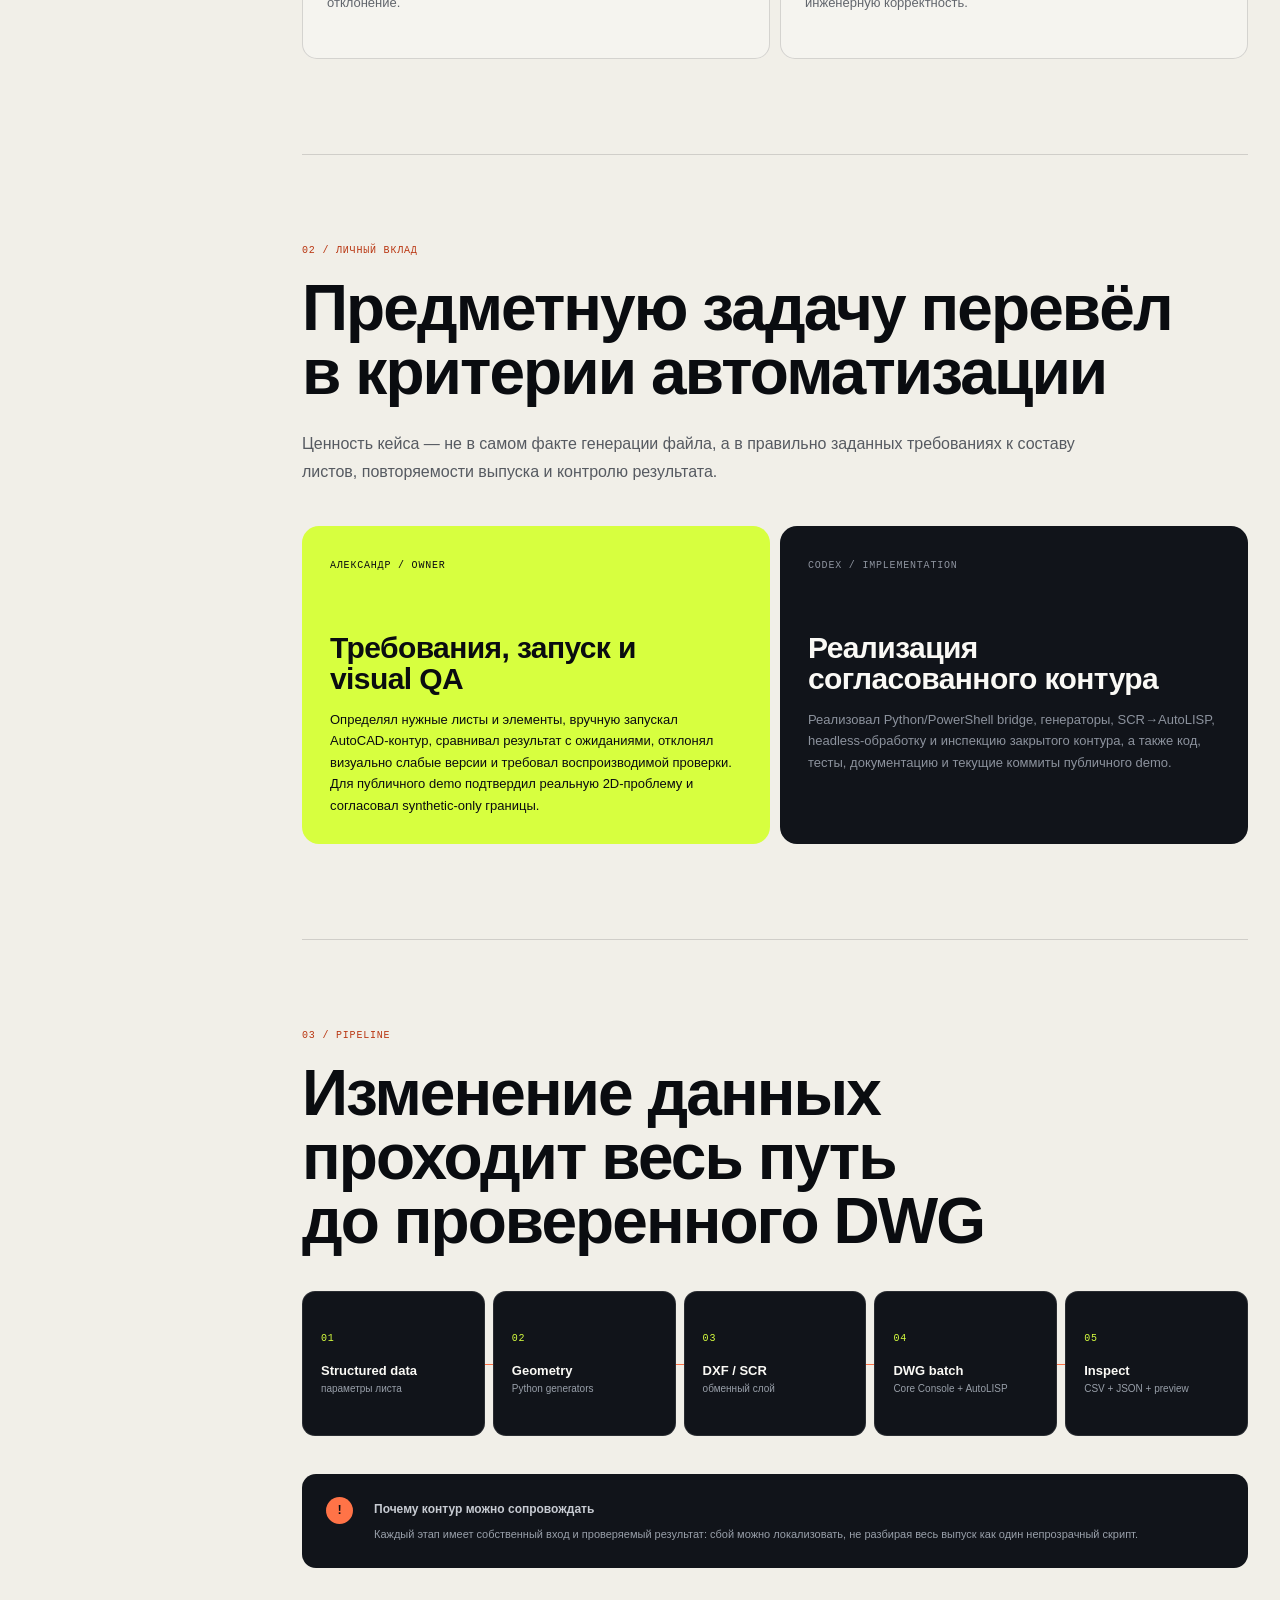
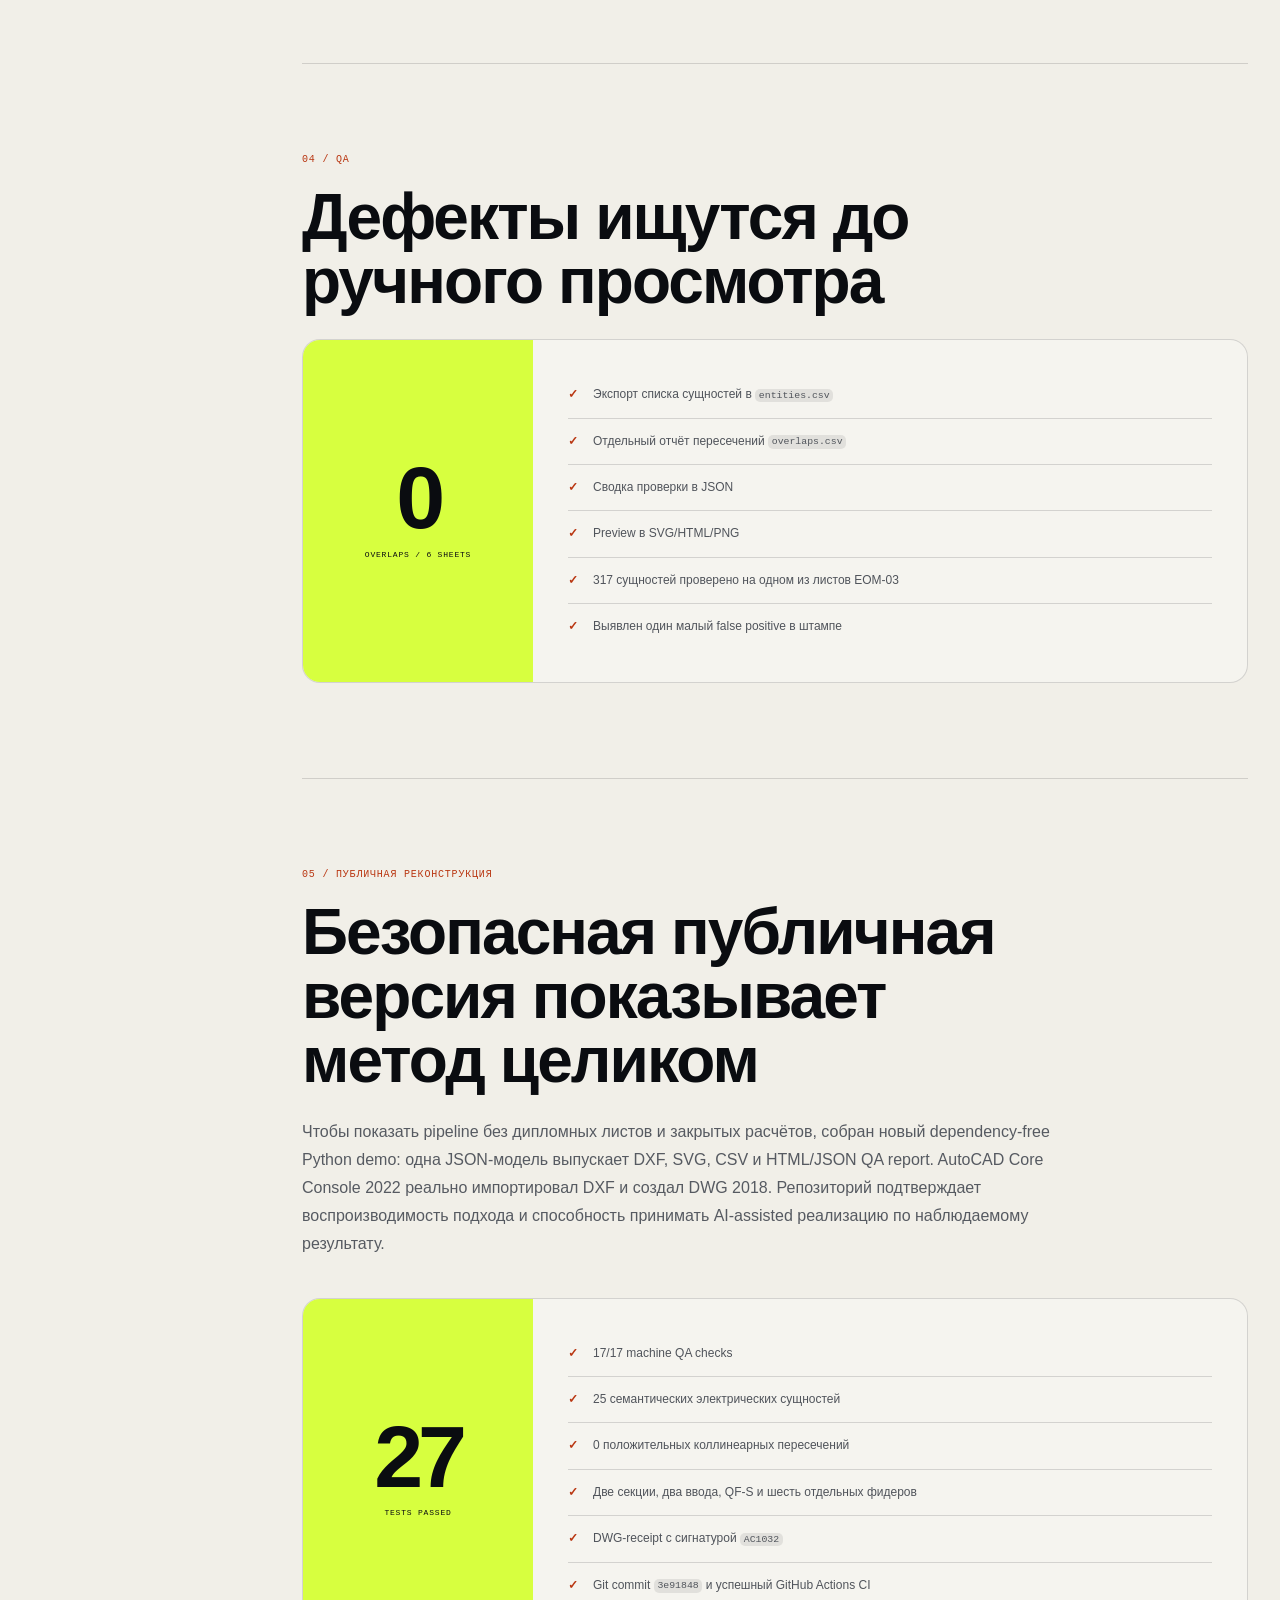
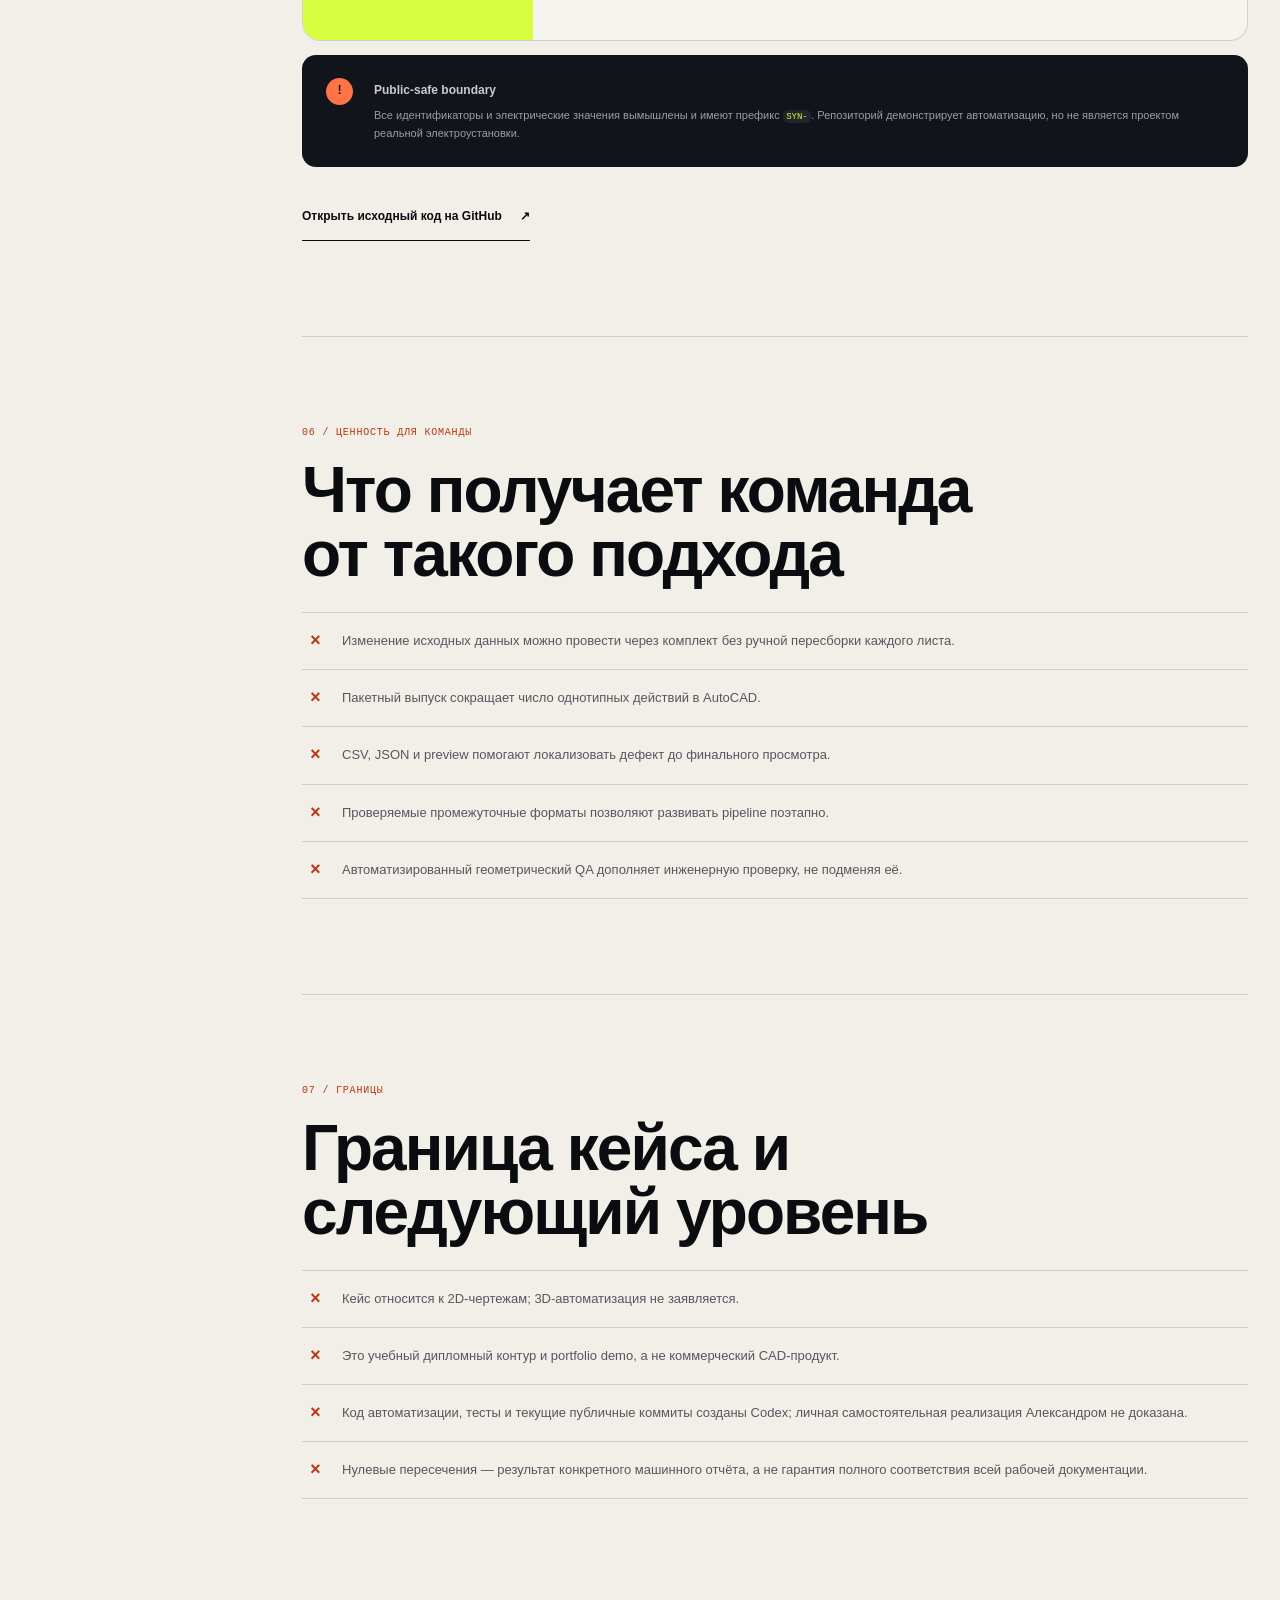
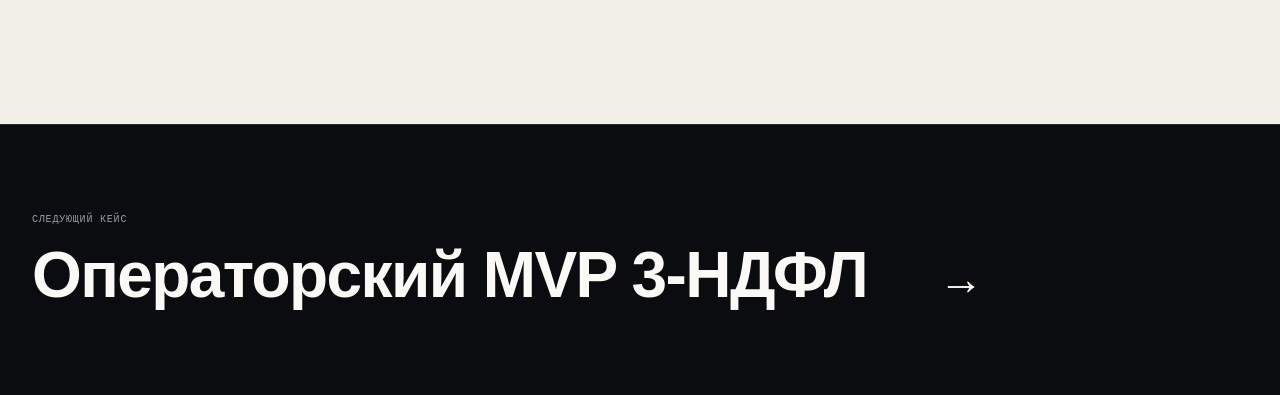
<file: projects/cad-automation-pipeline.html>
<!doctype html>
<html lang="ru">
<head>
  <meta charset="utf-8"><meta name="viewport" content="width=device-width, initial-scale=1, viewport-fit=cover">
  <meta name="description" content="Автоматизация выпуска 2D-чертежей: данные, Python, PowerShell, AutoLISP, пакетный DWG и машинная проверка геометрии.">
  <meta name="theme-color" content="#15181d"><title>2D CAD automation pipeline — Александр Халтурин</title>
  <script>document.documentElement.classList.add('js')</script><link rel="icon" href="../assets/favicon.svg" type="image/svg+xml"><link rel="stylesheet" href="../styles.css?v=7"><link rel="stylesheet" href="../project.css?v=7"><script src="../app.js?v=7" defer></script>
</head>
<body class="project-page">
  <a class="skip-link" href="#content">Перейти к содержанию</a>
  <header class="site-header" data-header><div class="shell header-inner"><a class="brand" href="../index.html" aria-label="Вернуться на главную"><span class="brand-mark" aria-hidden="true">AX</span><span class="brand-name">Александр <b>Халтурин</b></span></a><button class="menu-toggle" type="button" aria-expanded="false" aria-controls="project-nav" data-menu-toggle><span class="sr-only">Открыть меню</span><span></span><span></span></button><nav class="site-nav" id="project-nav" aria-label="Навигация проекта" data-nav><a href="../index.html#projects">Все проекты</a><a class="nav-cta" href="../index.html#contact">Связаться</a></nav></div></header>
  <main id="content">
    <section class="project-hero"><div class="shell project-hero-inner"><div><div class="breadcrumb"><a href="../index.html">Главная</a><span>/</span><a href="../index.html#projects">Проекты</a><span>/</span><span>2D CAD Pipeline</span></div><p class="eyebrow eyebrow-dark">Python · PowerShell · AutoLISP · DXF/DWG · 2026</p><h1>Автоматизация выпуска 2D‑чертежей</h1><p class="project-hero-lead">Ручная сборка повторяющихся листов превращена в управляемый pipeline: исходные данные задают геометрию, файлы пакетно доходят до DWG, а потенциальные дефекты обнаруживаются до финальной визуальной приёмки.</p></div><dl class="project-summary"><div><dt>Статус</dt><dd>Учебный AI‑assisted проект</dd></div><div><dt>Листы</dt><dd>EOM‑01…EOM‑06</dd></div><div><dt>QA</dt><dd>Overlaps=0 на 6 листах</dd></div></dl></div></section>
    <div class="project-body"><div class="shell article-grid">
      <aside class="article-nav" aria-label="Содержание страницы"><p>На странице</p><a href="#problem">Проблема</a><a href="#role">Личный вклад</a><a href="#pipeline">Pipeline</a><a href="#qa">QA</a><a href="#public-demo">Публичный demo</a><a href="#skills">Ценность</a><a href="#limits">Границы</a></aside>
      <div class="article-content">
        <section class="article-section" id="problem"><p class="article-kicker">01 / Проблема</p><h2>Заменить ручную сборку листов воспроизводимым pipeline</h2><p class="article-intro">Готовые 3D‑решения не закрывали специализированный 2D‑выпуск. Нужен был собственный контур, в котором данные управляют геометрией, слои и сущности формируются предсказуемо, а изменения можно повторно провести через весь комплект без ручной пересборки каждого листа.</p><div class="scope-grid"><article class="scope-item"><span>01</span><h3>Управляемые изменения</h3><p>Один источник данных позволяет пересобрать геометрию без ручного редактирования каждого листа.</p></article><article class="scope-item"><span>02</span><h3>Пакетный выпуск</h3><p>Файлы создаются и конвертируются без последовательного открытия в AutoCAD.</p></article><article class="scope-item"><span>03</span><h3>Диагностика</h3><p>CSV, JSON и preview показывают, на каком этапе возникло отклонение.</p></article><article class="scope-item"><span>04</span><h3>Контроль смысла</h3><p>Машина находит подозрительную геометрию, а человек проверяет инженерную корректность.</p></article></div></section>
        <section class="article-section" id="role"><p class="article-kicker">02 / Личный вклад</p><h2>Предметную задачу перевёл в критерии автоматизации</h2><p class="article-intro">Ценность кейса — не в самом факте генерации файла, а в правильно заданных требованиях к составу листов, повторяемости выпуска и контролю результата.</p><div class="role-grid"><article class="role-card role-human"><span>Александр / owner</span><h3>Требования, запуск и visual QA</h3><p>Определял нужные листы и элементы, вручную запускал AutoCAD‑контур, сравнивал результат с ожиданиями, отклонял визуально слабые версии и требовал воспроизводимой проверки. Для публичного demo подтвердил реальную 2D‑проблему и согласовал synthetic-only границы.</p></article><article class="role-card role-ai"><span>Codex / implementation</span><h3>Реализация согласованного контура</h3><p>Реализовал Python/PowerShell bridge, генераторы, SCR→AutoLISP, headless‑обработку и инспекцию закрытого контура, а также код, тесты, документацию и текущие коммиты публичного demo.</p></article></div></section>
        <section class="article-section" id="pipeline"><p class="article-kicker">03 / Pipeline</p><h2>Изменение данных проходит весь путь до проверенного DWG</h2><div class="process-flow" aria-label="Этапы CAD pipeline"><div class="process-step"><b>01</b><strong>Structured data</strong><small>параметры листа</small></div><div class="process-step"><b>02</b><strong>Geometry</strong><small>Python generators</small></div><div class="process-step"><b>03</b><strong>DXF / SCR</strong><small>обменный слой</small></div><div class="process-step"><b>04</b><strong>DWG batch</strong><small>Core Console + AutoLISP</small></div><div class="process-step"><b>05</b><strong>Inspect</strong><small>CSV + JSON + preview</small></div></div><div class="warning-panel"><strong>Почему контур можно сопровождать</strong><p>Каждый этап имеет собственный вход и проверяемый результат: сбой можно локализовать, не разбирая весь выпуск как один непрозрачный скрипт.</p></div></section>
        <section class="article-section" id="qa"><p class="article-kicker">04 / QA</p><h2>Дефекты ищутся до ручного просмотра</h2><div class="evidence-panel"><div class="evidence-score"><strong>0</strong><span>overlaps / 6 sheets</span></div><ul class="evidence-list"><li>Экспорт списка сущностей в <code>entities.csv</code></li><li>Отдельный отчёт пересечений <code>overlaps.csv</code></li><li>Сводка проверки в JSON</li><li>Preview в SVG/HTML/PNG</li><li>317 сущностей проверено на одном из листов EOM‑03</li><li>Выявлен один малый false positive в штампе</li></ul></div></section>
        <section class="article-section" id="public-demo"><p class="article-kicker">05 / Публичная реконструкция</p><h2>Безопасная публичная версия показывает метод целиком</h2><p class="article-intro">Чтобы показать pipeline без дипломных листов и закрытых расчётов, собран новый dependency‑free Python demo: одна JSON‑модель выпускает DXF, SVG, CSV и HTML/JSON QA report. AutoCAD Core Console 2022 реально импортировал DXF и создал DWG 2018. Репозиторий подтверждает воспроизводимость подхода и способность принимать AI‑assisted реализацию по наблюдаемому результату.</p><div class="evidence-panel"><div class="evidence-score"><strong>27</strong><span>tests passed</span></div><ul class="evidence-list"><li>17/17 machine QA checks</li><li>25 семантических электрических сущностей</li><li>0 положительных коллинеарных пересечений</li><li>Две секции, два ввода, QF‑S и шесть отдельных фидеров</li><li>DWG‑receipt с сигнатурой <code>AC1032</code></li><li>Git commit <code>3e91848</code> и успешный GitHub Actions CI</li></ul></div><div class="warning-panel"><strong>Public-safe boundary</strong><p>Все идентификаторы и электрические значения вымышлены и имеют префикс <code>SYN-</code>. Репозиторий демонстрирует автоматизацию, но не является проектом реальной электроустановки.</p></div><a class="project-link" href="https://github.com/kotosrol/cad-automation-demo" target="_blank" rel="noopener noreferrer">Открыть исходный код на GitHub <span aria-hidden="true">↗</span></a></section>
        <section class="article-section" id="skills"><p class="article-kicker">06 / Ценность для команды</p><h2>Что получает команда от такого подхода</h2><ul class="limits-list"><li>Изменение исходных данных можно провести через комплект без ручной пересборки каждого листа.</li><li>Пакетный выпуск сокращает число однотипных действий в AutoCAD.</li><li>CSV, JSON и preview помогают локализовать дефект до финального просмотра.</li><li>Проверяемые промежуточные форматы позволяют развивать pipeline поэтапно.</li><li>Автоматизированный геометрический QA дополняет инженерную проверку, не подменяя её.</li></ul></section>
        <section class="article-section" id="limits"><p class="article-kicker">07 / Границы</p><h2>Граница кейса и следующий уровень</h2><ul class="limits-list"><li>Кейс относится к 2D‑чертежам; 3D‑автоматизация не заявляется.</li><li>Это учебный дипломный контур и portfolio demo, а не коммерческий CAD‑продукт.</li><li>Код автоматизации, тесты и текущие публичные коммиты созданы Codex; личная самостоятельная реализация Александром не доказана.</li><li>Нулевые пересечения — результат конкретного машинного отчёта, а не гарантия полного соответствия всей рабочей документации.</li></ul></section>
      </div>
    </div></div>
    <section class="back-section"><div class="shell back-inner"><p>Следующий кейс</p><a href="3ndfl-operator-mvp.html">Операторский MVP 3‑НДФЛ <span>→</span></a></div></section>
  </main>
</body></html>
</file>
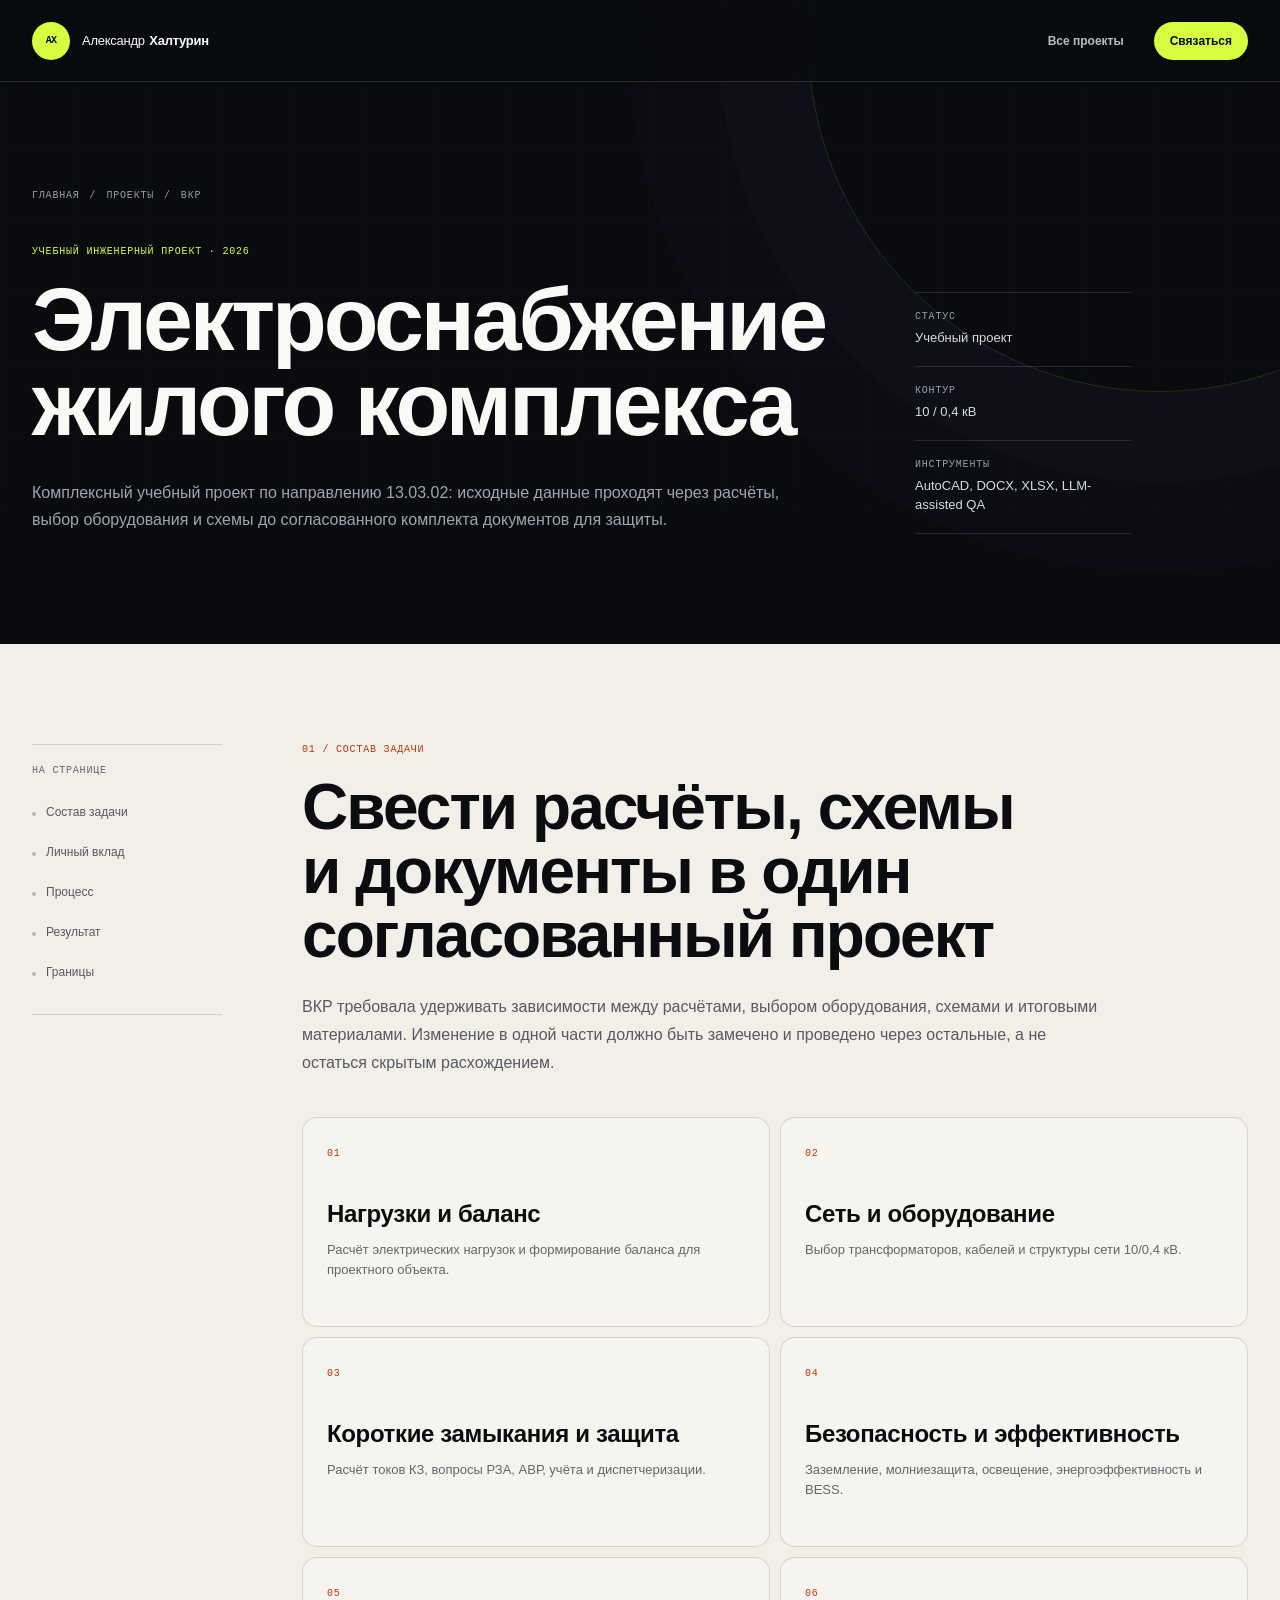
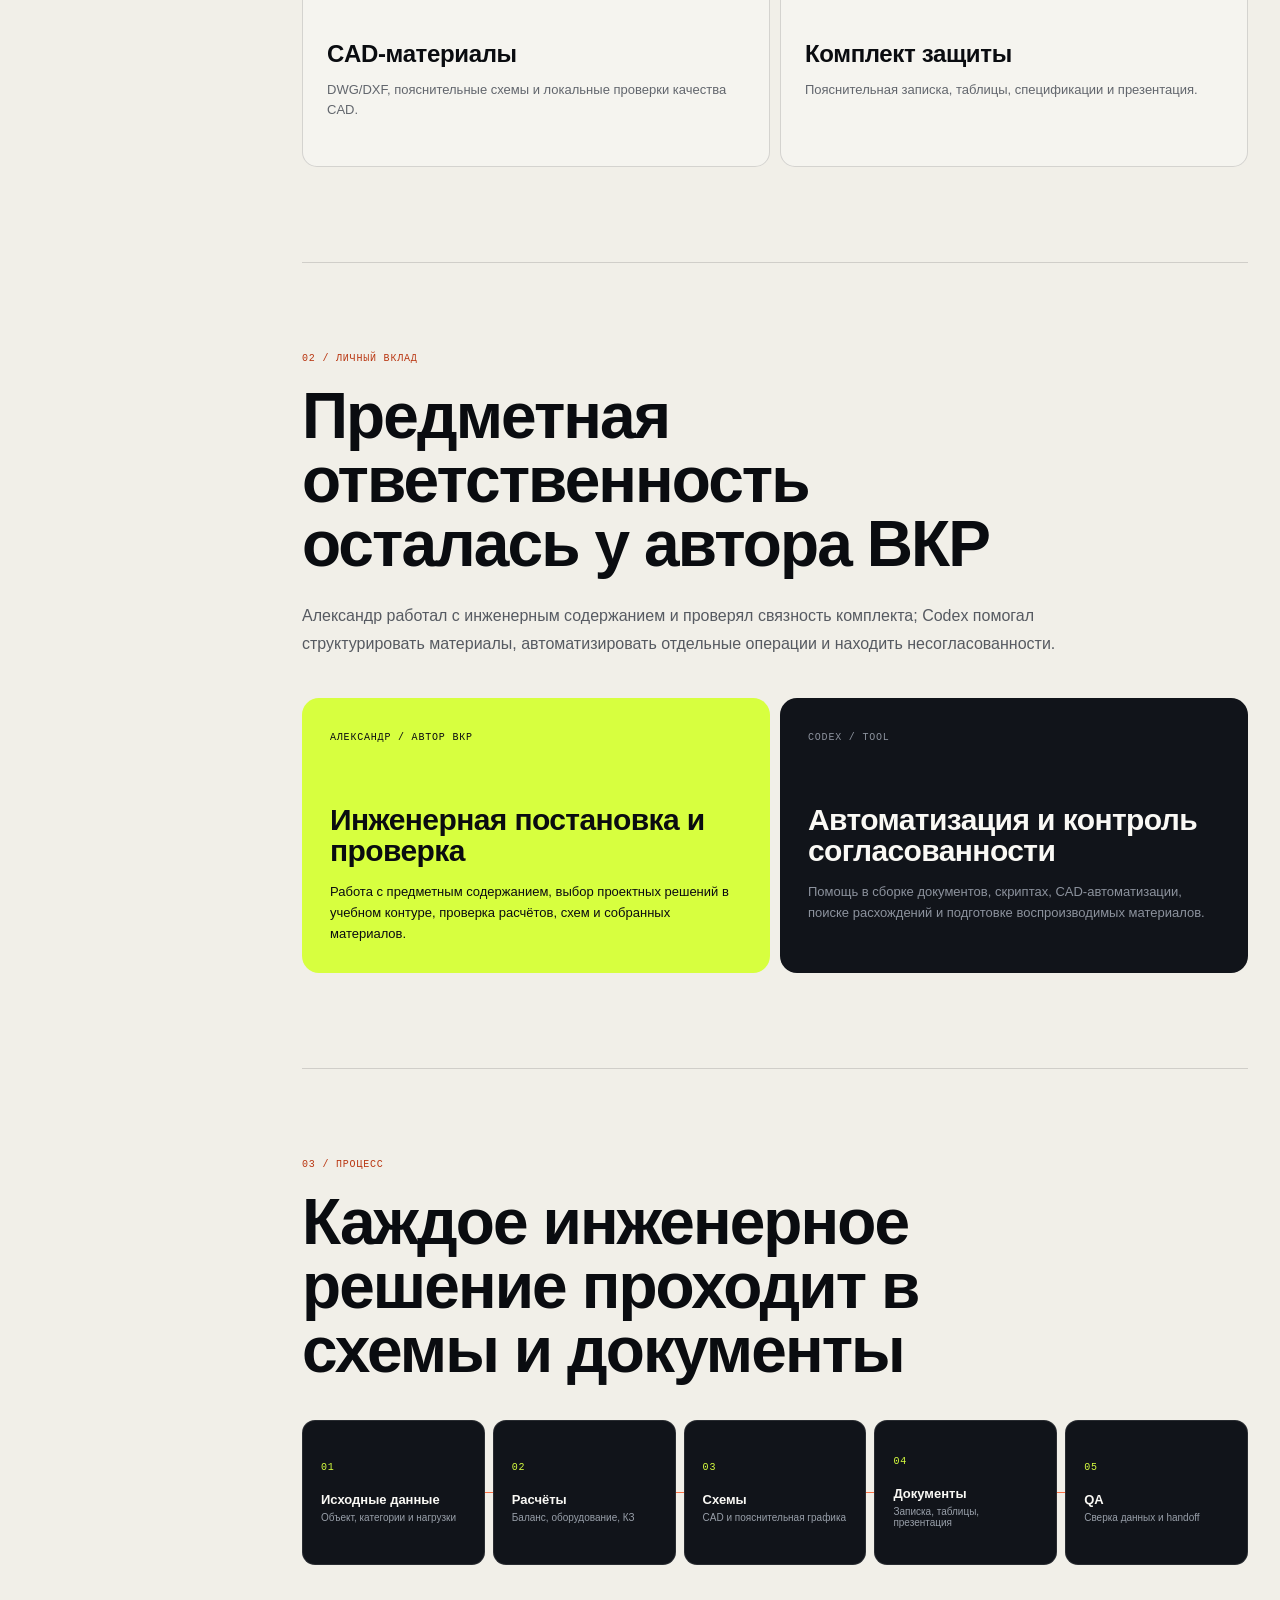
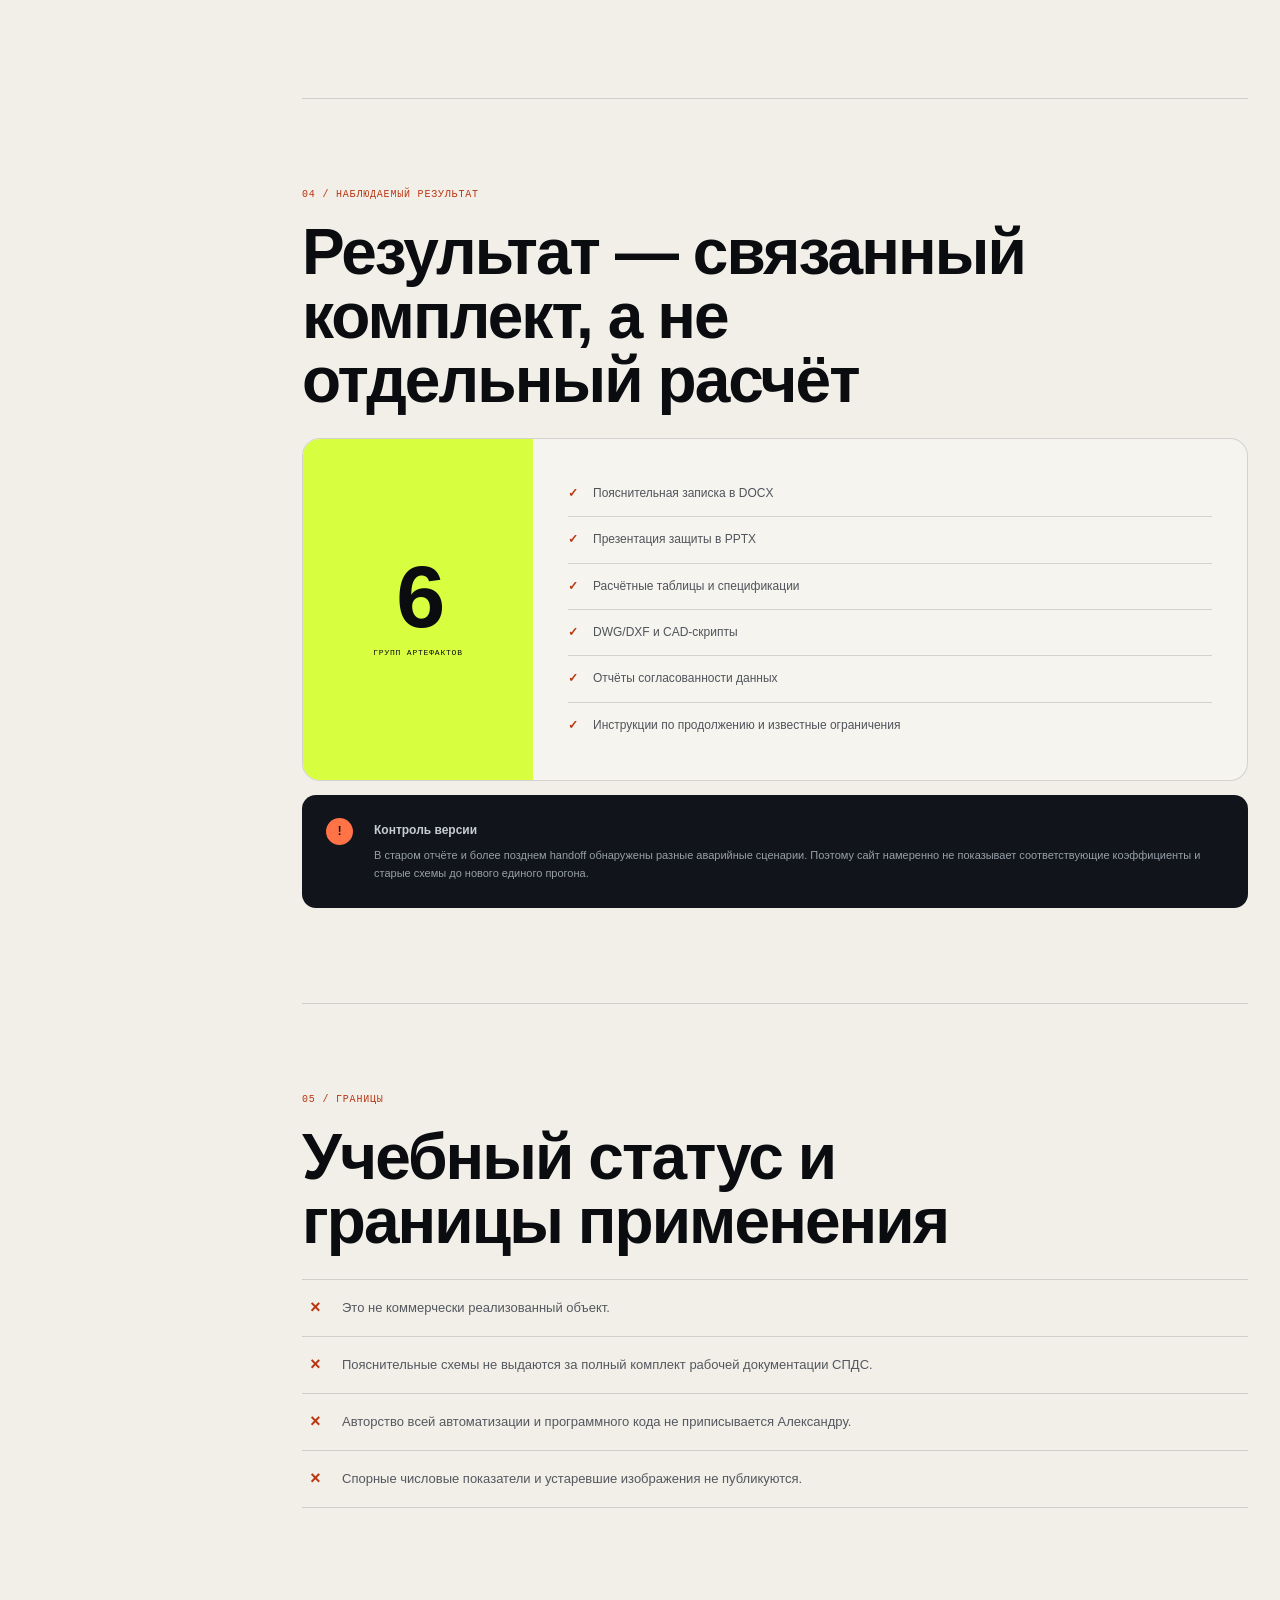
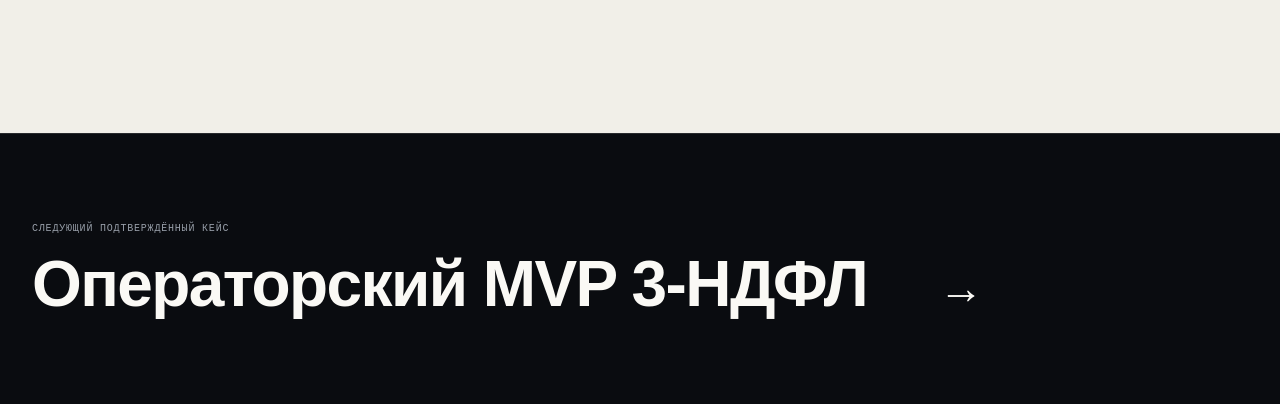
<file: projects/power-supply-diploma.html>
<!doctype html>
<html lang="ru">
<head>
  <meta charset="utf-8">
  <meta name="viewport" content="width=device-width, initial-scale=1, viewport-fit=cover">
  <meta name="description" content="Комплексный учебный проект электроснабжения жилого комплекса: расчёты, оборудование, схемы, документы и контроль согласованности.">
  <meta name="theme-color" content="#15181d">
  <title>Электроснабжение жилого комплекса — Александр Халтурин</title>
  <script>document.documentElement.classList.add('js')</script>
  <link rel="icon" href="../assets/favicon.svg" type="image/svg+xml">
  <link rel="stylesheet" href="../styles.css?v=7">
  <link rel="stylesheet" href="../project.css?v=7">
  <script src="../app.js?v=7" defer></script>
</head>
<body class="project-page">
  <a class="skip-link" href="#content">Перейти к содержанию</a>
  <header class="site-header" data-header>
    <div class="shell header-inner">
      <a class="brand" href="../index.html" aria-label="Вернуться на главную"><span class="brand-mark" aria-hidden="true">AX</span><span class="brand-name">Александр <b>Халтурин</b></span></a>
      <button class="menu-toggle" type="button" aria-expanded="false" aria-controls="project-nav" data-menu-toggle><span class="sr-only">Открыть меню</span><span></span><span></span></button>
      <nav class="site-nav" id="project-nav" aria-label="Навигация проекта" data-nav><a href="../index.html#projects">Все проекты</a><a class="nav-cta" href="../index.html#contact">Связаться</a></nav>
    </div>
  </header>

  <main id="content">
    <section class="project-hero">
      <div class="shell project-hero-inner">
        <div>
          <div class="breadcrumb"><a href="../index.html">Главная</a><span>/</span><a href="../index.html#projects">Проекты</a><span>/</span><span>ВКР</span></div>
          <p class="eyebrow eyebrow-dark">Учебный инженерный проект · 2026</p>
          <h1>Электроснабжение жилого комплекса</h1>
          <p class="project-hero-lead">Комплексный учебный проект по направлению 13.03.02: исходные данные проходят через расчёты, выбор оборудования и схемы до согласованного комплекта документов для защиты.</p>
        </div>
        <dl class="project-summary">
          <div><dt>Статус</dt><dd>Учебный проект</dd></div>
          <div><dt>Контур</dt><dd>10 / 0,4 кВ</dd></div>
          <div><dt>Инструменты</dt><dd>AutoCAD, DOCX, XLSX, LLM-assisted QA</dd></div>
        </dl>
      </div>
    </section>

    <div class="project-body">
      <div class="shell article-grid">
        <aside class="article-nav" aria-label="Содержание страницы">
          <p>На странице</p>
          <a href="#scope">Состав задачи</a><a href="#role">Личный вклад</a><a href="#process">Процесс</a><a href="#evidence">Результат</a><a href="#limits">Границы</a>
        </aside>

        <div class="article-content">
          <section class="article-section" id="scope">
            <p class="article-kicker">01 / Состав задачи</p>
            <h2>Свести расчёты, схемы и документы в один согласованный проект</h2>
            <p class="article-intro">ВКР требовала удерживать зависимости между расчётами, выбором оборудования, схемами и итоговыми материалами. Изменение в одной части должно быть замечено и проведено через остальные, а не остаться скрытым расхождением.</p>
            <div class="scope-grid">
              <article class="scope-item"><span>01</span><h3>Нагрузки и баланс</h3><p>Расчёт электрических нагрузок и формирование баланса для проектного объекта.</p></article>
              <article class="scope-item"><span>02</span><h3>Сеть и оборудование</h3><p>Выбор трансформаторов, кабелей и структуры сети 10/0,4 кВ.</p></article>
              <article class="scope-item"><span>03</span><h3>Короткие замыкания и защита</h3><p>Расчёт токов КЗ, вопросы РЗА, АВР, учёта и диспетчеризации.</p></article>
              <article class="scope-item"><span>04</span><h3>Безопасность и эффективность</h3><p>Заземление, молниезащита, освещение, энергоэффективность и BESS.</p></article>
              <article class="scope-item"><span>05</span><h3>CAD-материалы</h3><p>DWG/DXF, пояснительные схемы и локальные проверки качества CAD.</p></article>
              <article class="scope-item"><span>06</span><h3>Комплект защиты</h3><p>Пояснительная записка, таблицы, спецификации и презентация.</p></article>
            </div>
          </section>

          <section class="article-section" id="role">
            <p class="article-kicker">02 / Личный вклад</p>
            <h2>Предметная ответственность осталась у автора ВКР</h2>
            <p class="article-intro">Александр работал с инженерным содержанием и проверял связность комплекта; Codex помогал структурировать материалы, автоматизировать отдельные операции и находить несогласованности.</p>
            <div class="role-grid">
              <article class="role-card role-human"><span>Александр / автор ВКР</span><h3>Инженерная постановка и проверка</h3><p>Работа с предметным содержанием, выбор проектных решений в учебном контуре, проверка расчётов, схем и собранных материалов.</p></article>
              <article class="role-card role-ai"><span>Codex / tool</span><h3>Автоматизация и контроль согласованности</h3><p>Помощь в сборке документов, скриптах, CAD‑автоматизации, поиске расхождений и подготовке воспроизводимых материалов.</p></article>
            </div>
          </section>

          <section class="article-section" id="process">
            <p class="article-kicker">03 / Процесс</p>
            <h2>Каждое инженерное решение проходит в схемы и документы</h2>
            <div class="process-flow" aria-label="Этапы дипломного проекта">
              <div class="process-step"><b>01</b><strong>Исходные данные</strong><small>Объект, категории и нагрузки</small></div>
              <div class="process-step"><b>02</b><strong>Расчёты</strong><small>Баланс, оборудование, КЗ</small></div>
              <div class="process-step"><b>03</b><strong>Схемы</strong><small>CAD и пояснительная графика</small></div>
              <div class="process-step"><b>04</b><strong>Документы</strong><small>Записка, таблицы, презентация</small></div>
              <div class="process-step"><b>05</b><strong>QA</strong><small>Сверка данных и handoff</small></div>
            </div>
          </section>

          <section class="article-section" id="evidence">
            <p class="article-kicker">04 / Наблюдаемый результат</p>
            <h2>Результат — связанный комплект, а не отдельный расчёт</h2>
            <div class="evidence-panel">
              <div class="evidence-score"><strong>6</strong><span>групп артефактов</span></div>
              <ul class="evidence-list">
                <li>Пояснительная записка в DOCX</li><li>Презентация защиты в PPTX</li><li>Расчётные таблицы и спецификации</li><li>DWG/DXF и CAD‑скрипты</li><li>Отчёты согласованности данных</li><li>Инструкции по продолжению и известные ограничения</li>
              </ul>
            </div>
            <div class="warning-panel"><strong>Контроль версии</strong><p>В старом отчёте и более позднем handoff обнаружены разные аварийные сценарии. Поэтому сайт намеренно не показывает соответствующие коэффициенты и старые схемы до нового единого прогона.</p></div>
          </section>

          <section class="article-section" id="limits">
            <p class="article-kicker">05 / Границы</p>
            <h2>Учебный статус и границы применения</h2>
            <ul class="limits-list"><li>Это не коммерчески реализованный объект.</li><li>Пояснительные схемы не выдаются за полный комплект рабочей документации СПДС.</li><li>Авторство всей автоматизации и программного кода не приписывается Александру.</li><li>Спорные числовые показатели и устаревшие изображения не публикуются.</li></ul>
          </section>
        </div>
      </div>
    </div>

    <section class="back-section"><div class="shell back-inner"><p>Следующий подтверждённый кейс</p><a href="3ndfl-operator-mvp.html">Операторский MVP 3‑НДФЛ <span>→</span></a></div></section>
  </main>
</body>
</html>
</file>
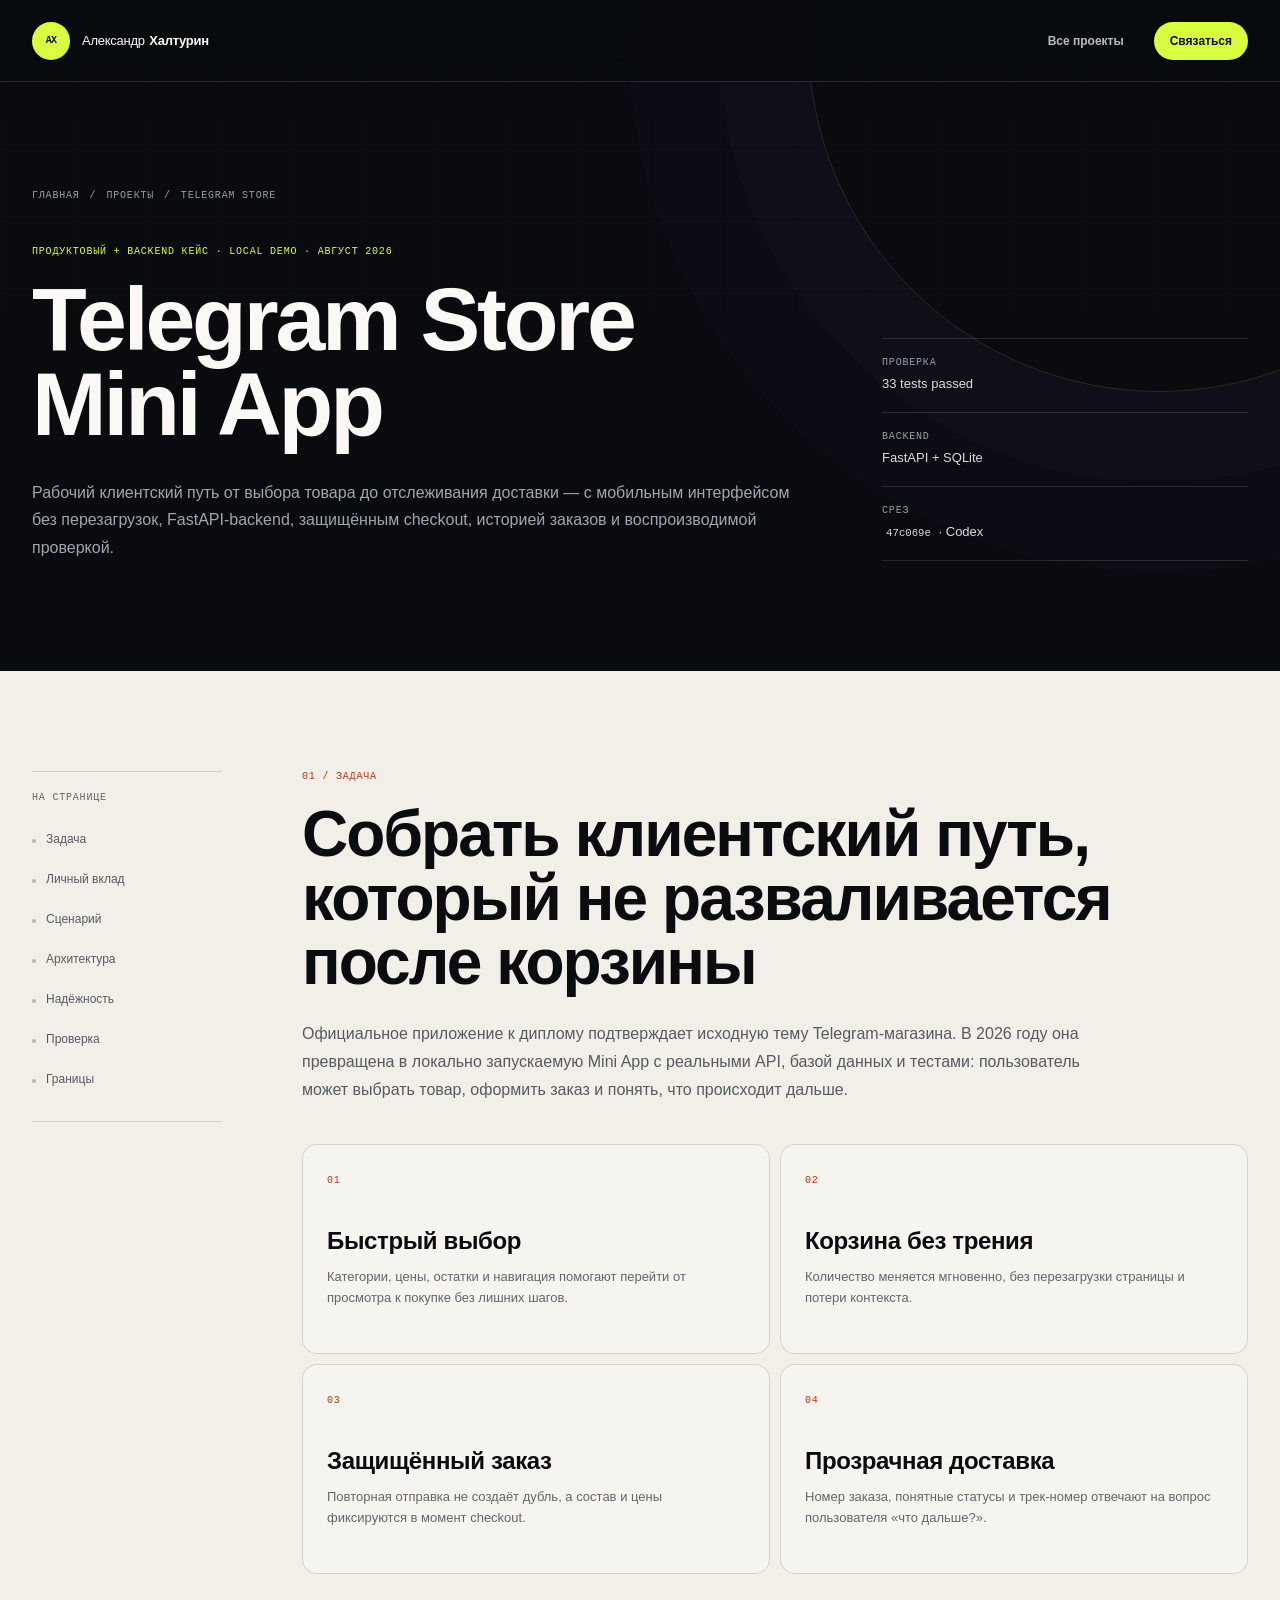
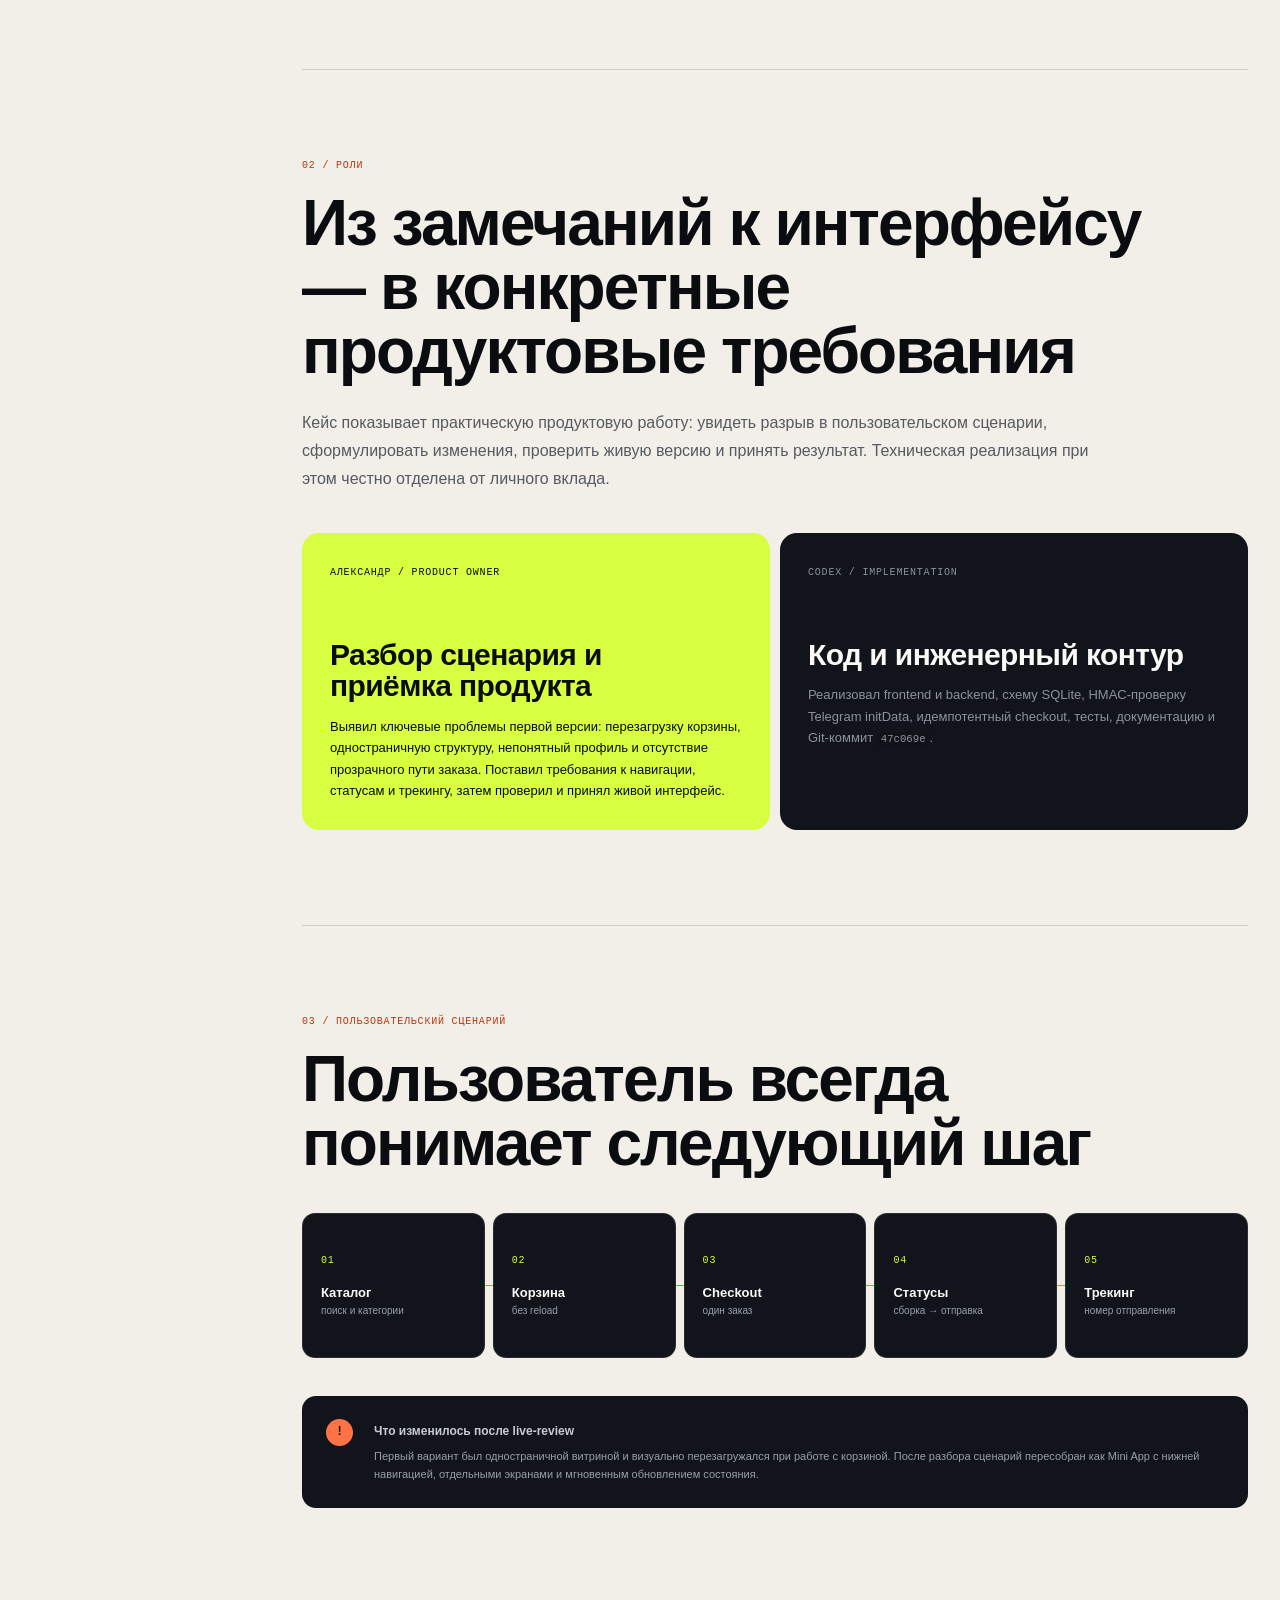
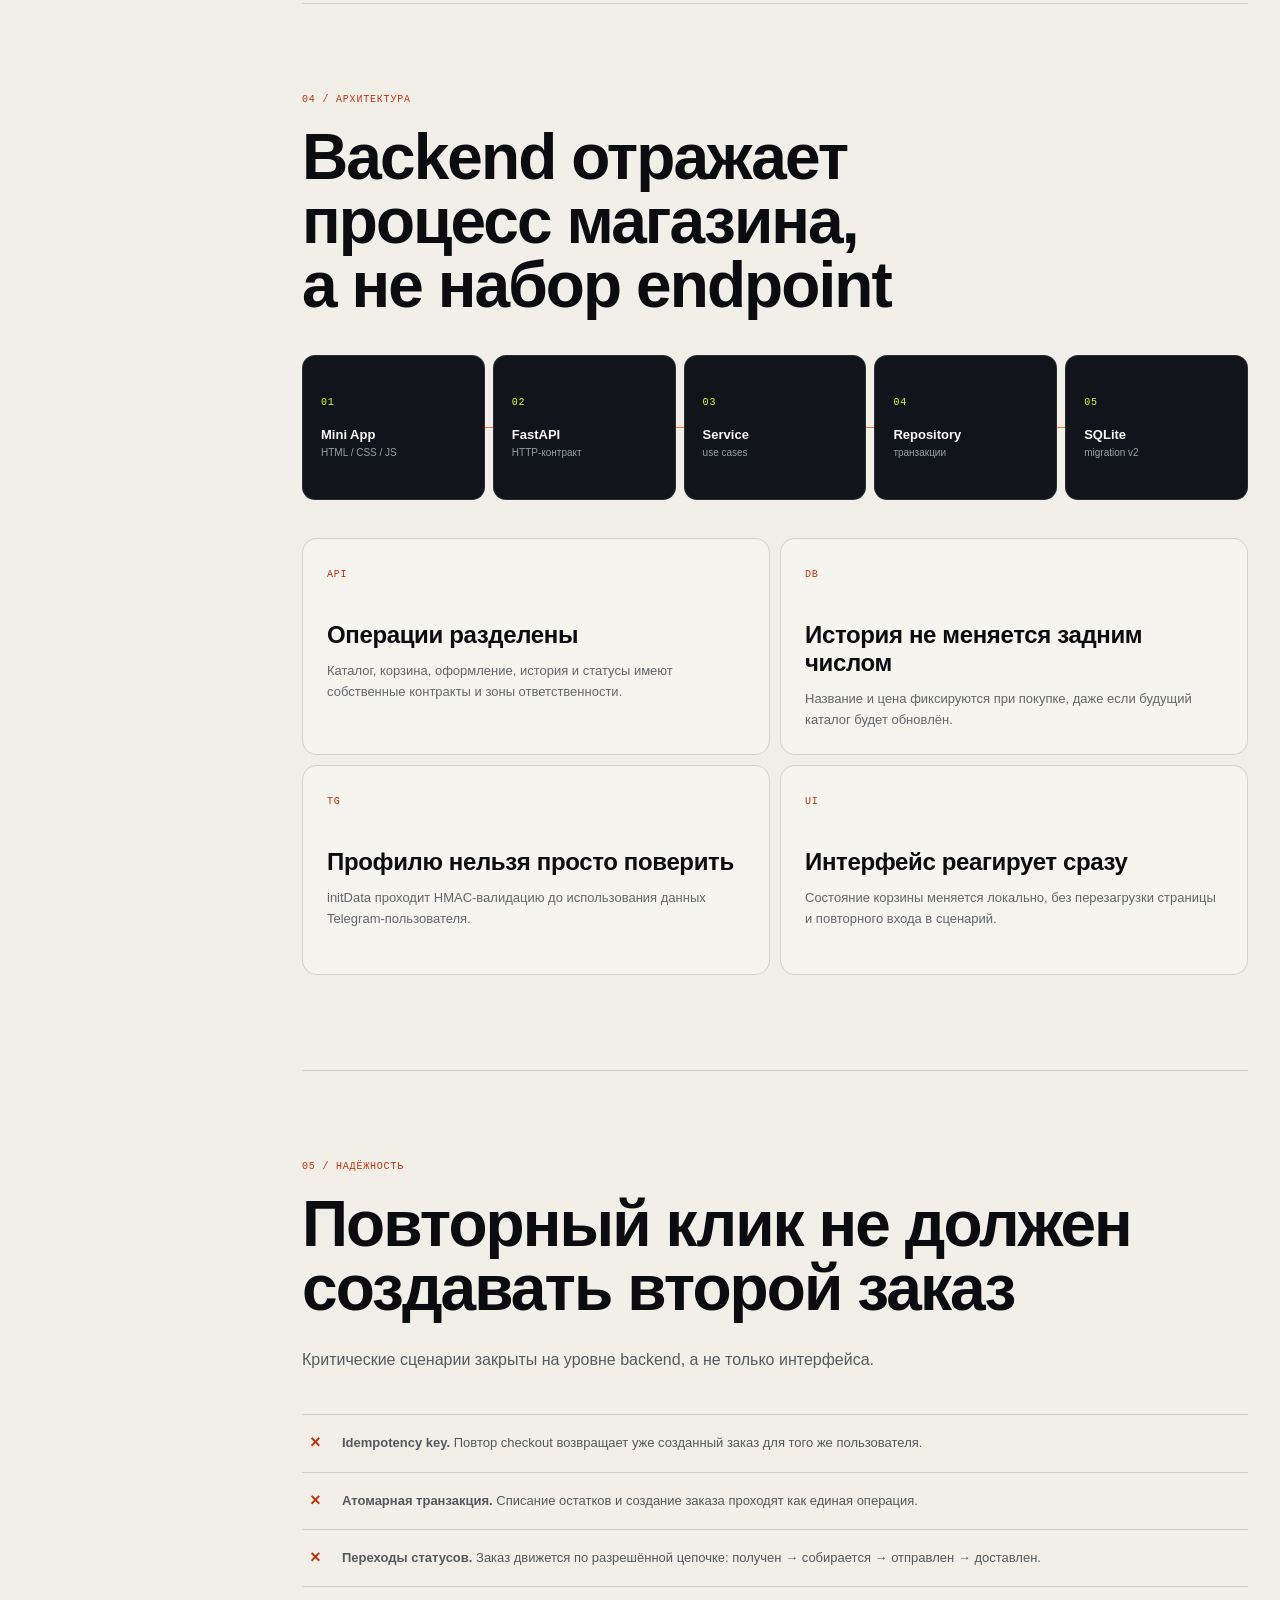
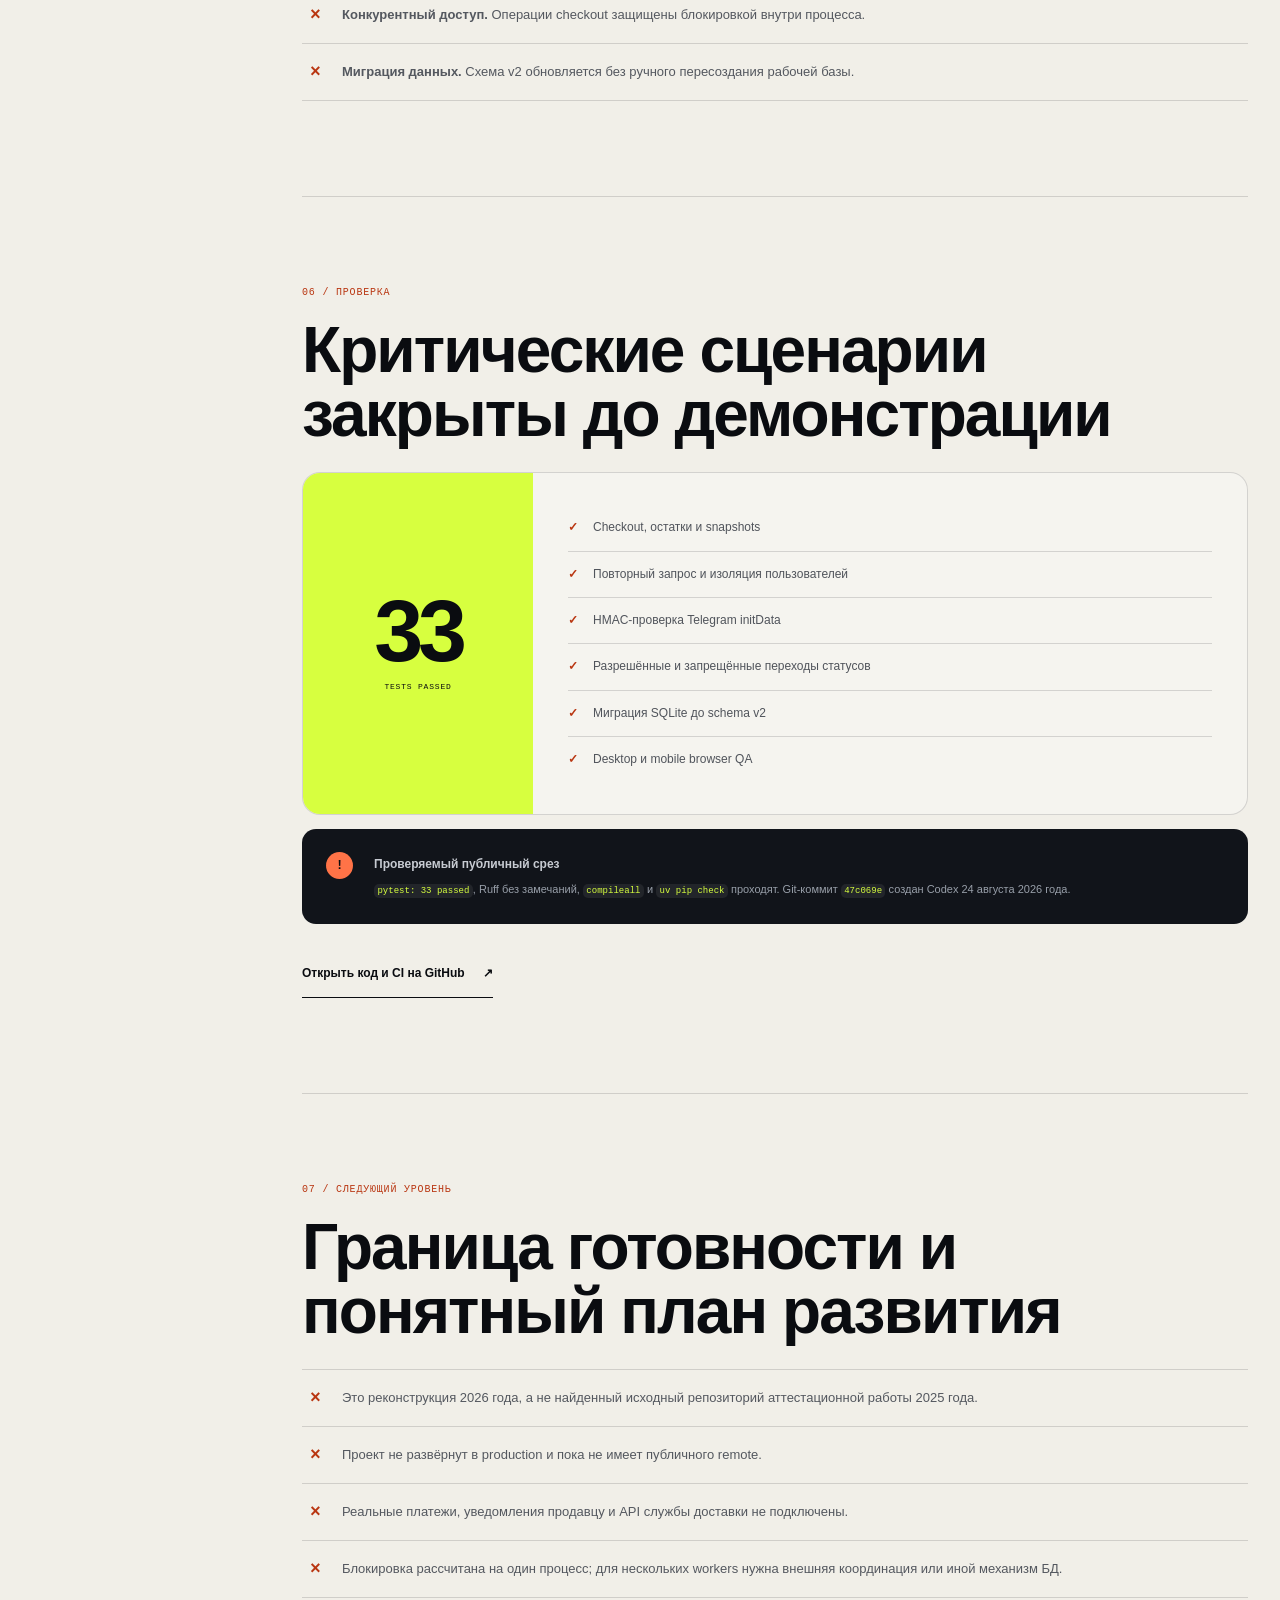
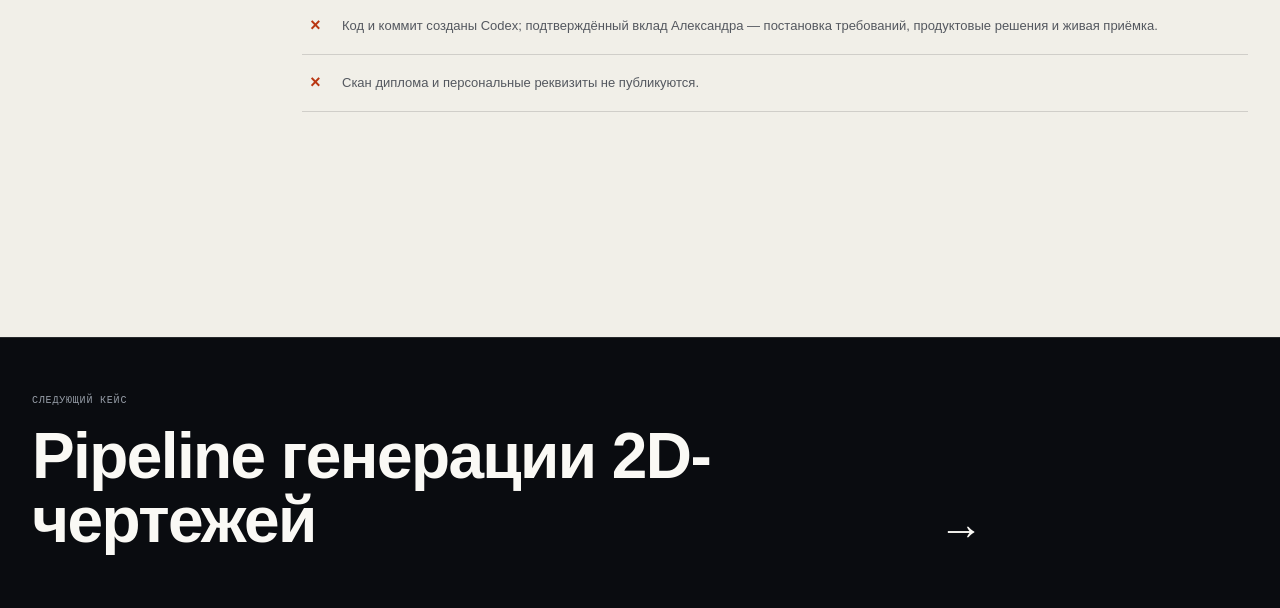
<file: projects/telegram-store-reconstruction.html>
<!doctype html>
<html lang="ru">
<head>
  <meta charset="utf-8">
  <meta name="viewport" content="width=device-width, initial-scale=1, viewport-fit=cover">
  <meta name="description" content="Telegram Store Mini App: клиентский путь без перезагрузок, FastAPI, SQLite, защищённый checkout, статусы доставки и 33 теста.">
  <meta name="theme-color" content="#11120f">
  <title>Telegram Store Mini App — Александр Халтурин</title>
  <script>document.documentElement.classList.add('js')</script>
  <link rel="icon" href="../assets/favicon.svg" type="image/svg+xml">
  <link rel="stylesheet" href="../styles.css?v=7">
  <link rel="stylesheet" href="../project.css?v=7">
  <script src="../app.js?v=7" defer></script>
</head>
<body class="project-page">
  <a class="skip-link" href="#content">Перейти к содержанию</a>

  <header class="site-header" data-header>
    <div class="shell header-inner">
      <a class="brand" href="../index.html" aria-label="Вернуться на главную">
        <span class="brand-mark" aria-hidden="true">AX</span>
        <span class="brand-name">Александр <b>Халтурин</b></span>
      </a>
      <button class="menu-toggle" type="button" aria-expanded="false" aria-controls="project-nav" data-menu-toggle>
        <span class="sr-only">Открыть меню</span><span></span><span></span>
      </button>
      <nav class="site-nav" id="project-nav" aria-label="Навигация проекта" data-nav>
        <a href="../index.html#projects">Все проекты</a>
        <a class="nav-cta" href="../index.html#contact">Связаться</a>
      </nav>
    </div>
  </header>

  <main id="content">
    <section class="project-hero">
      <div class="shell project-hero-inner">
        <div>
          <div class="breadcrumb">
            <a href="../index.html">Главная</a><span>/</span><a href="../index.html#projects">Проекты</a><span>/</span><span>Telegram Store</span>
          </div>
          <p class="eyebrow eyebrow-dark">Продуктовый + backend кейс · local demo · август 2026</p>
          <h1>Telegram Store<br>Mini App</h1>
          <p class="project-hero-lead">Рабочий клиентский путь от выбора товара до отслеживания доставки — с мобильным интерфейсом без перезагрузок, FastAPI‑backend, защищённым checkout, историей заказов и воспроизводимой проверкой.</p>
        </div>
        <dl class="project-summary">
          <div><dt>Проверка</dt><dd>33 tests passed</dd></div>
          <div><dt>Backend</dt><dd>FastAPI + SQLite</dd></div>
          <div><dt>Срез</dt><dd><code>47c069e</code> · Codex</dd></div>
        </dl>
      </div>
    </section>

    <div class="project-body">
      <div class="shell article-grid">
        <aside class="article-nav" aria-label="Содержание страницы">
          <p>На странице</p>
          <a href="#task">Задача</a>
          <a href="#role">Личный вклад</a>
          <a href="#experience">Сценарий</a>
          <a href="#architecture">Архитектура</a>
          <a href="#resilience">Надёжность</a>
          <a href="#quality">Проверка</a>
          <a href="#limits">Границы</a>
        </aside>

        <div class="article-content">
          <section class="article-section" id="task">
            <p class="article-kicker">01 / Задача</p>
            <h2>Собрать клиентский путь, который не разваливается после корзины</h2>
            <p class="article-intro">Официальное приложение к диплому подтверждает исходную тему Telegram‑магазина. В 2026 году она превращена в локально запускаемую Mini App с реальными API, базой данных и тестами: пользователь может выбрать товар, оформить заказ и понять, что происходит дальше.</p>
            <div class="scope-grid">
              <article class="scope-item"><span>01</span><h3>Быстрый выбор</h3><p>Категории, цены, остатки и навигация помогают перейти от просмотра к покупке без лишних шагов.</p></article>
              <article class="scope-item"><span>02</span><h3>Корзина без трения</h3><p>Количество меняется мгновенно, без перезагрузки страницы и потери контекста.</p></article>
              <article class="scope-item"><span>03</span><h3>Защищённый заказ</h3><p>Повторная отправка не создаёт дубль, а состав и цены фиксируются в момент checkout.</p></article>
              <article class="scope-item"><span>04</span><h3>Прозрачная доставка</h3><p>Номер заказа, понятные статусы и трек‑номер отвечают на вопрос пользователя «что дальше?».</p></article>
            </div>
          </section>

          <section class="article-section" id="role">
            <p class="article-kicker">02 / Роли</p>
            <h2>Из замечаний к интерфейсу — в конкретные продуктовые требования</h2>
            <p class="article-intro">Кейс показывает практическую продуктовую работу: увидеть разрыв в пользовательском сценарии, сформулировать изменения, проверить живую версию и принять результат. Техническая реализация при этом честно отделена от личного вклада.</p>
            <div class="role-grid">
              <article class="role-card role-human">
                <span>Александр / product owner</span>
                <h3>Разбор сценария и приёмка продукта</h3>
                <p>Выявил ключевые проблемы первой версии: перезагрузку корзины, одностраничную структуру, непонятный профиль и отсутствие прозрачного пути заказа. Поставил требования к навигации, статусам и трекингу, затем проверил и принял живой интерфейс.</p>
              </article>
              <article class="role-card role-ai">
                <span>Codex / implementation</span>
                <h3>Код и инженерный контур</h3>
                <p>Реализовал frontend и backend, схему SQLite, HMAC-проверку Telegram initData, идемпотентный checkout, тесты, документацию и Git-коммит <code>47c069e</code>.</p>
              </article>
            </div>
          </section>

          <section class="article-section" id="experience">
            <p class="article-kicker">03 / Пользовательский сценарий</p>
            <h2>Пользователь всегда понимает следующий шаг</h2>
            <div class="process-flow" aria-label="Пользовательский сценарий магазина">
              <div class="process-step"><b>01</b><strong>Каталог</strong><small>поиск и категории</small></div>
              <div class="process-step"><b>02</b><strong>Корзина</strong><small>без reload</small></div>
              <div class="process-step"><b>03</b><strong>Checkout</strong><small>один заказ</small></div>
              <div class="process-step"><b>04</b><strong>Статусы</strong><small>сборка → отправка</small></div>
              <div class="process-step"><b>05</b><strong>Трекинг</strong><small>номер отправления</small></div>
            </div>
            <div class="warning-panel">
              <strong>Что изменилось после live‑review</strong>
              <p>Первый вариант был одностраничной витриной и визуально перезагружался при работе с корзиной. После разбора сценарий пересобран как Mini App с нижней навигацией, отдельными экранами и мгновенным обновлением состояния.</p>
            </div>
          </section>

          <section class="article-section" id="architecture">
            <p class="article-kicker">04 / Архитектура</p>
            <h2>Backend отражает процесс магазина, а не набор endpoint</h2>
            <div class="process-flow" aria-label="Архитектура Telegram Store Mini App">
              <div class="process-step"><b>01</b><strong>Mini App</strong><small>HTML / CSS / JS</small></div>
              <div class="process-step"><b>02</b><strong>FastAPI</strong><small>HTTP-контракт</small></div>
              <div class="process-step"><b>03</b><strong>Service</strong><small>use cases</small></div>
              <div class="process-step"><b>04</b><strong>Repository</strong><small>транзакции</small></div>
              <div class="process-step"><b>05</b><strong>SQLite</strong><small>migration v2</small></div>
            </div>
            <div class="scope-grid">
              <article class="scope-item"><span>API</span><h3>Операции разделены</h3><p>Каталог, корзина, оформление, история и статусы имеют собственные контракты и зоны ответственности.</p></article>
              <article class="scope-item"><span>DB</span><h3>История не меняется задним числом</h3><p>Название и цена фиксируются при покупке, даже если будущий каталог будет обновлён.</p></article>
              <article class="scope-item"><span>TG</span><h3>Профилю нельзя просто поверить</h3><p>initData проходит HMAC‑валидацию до использования данных Telegram‑пользователя.</p></article>
              <article class="scope-item"><span>UI</span><h3>Интерфейс реагирует сразу</h3><p>Состояние корзины меняется локально, без перезагрузки страницы и повторного входа в сценарий.</p></article>
            </div>
          </section>

          <section class="article-section" id="resilience">
            <p class="article-kicker">05 / Надёжность</p>
            <h2>Повторный клик не должен создавать второй заказ</h2>
            <p class="article-intro">Критические сценарии закрыты на уровне backend, а не только интерфейса.</p>
            <ul class="limits-list resilience-list">
              <li><strong>Idempotency key.</strong> Повтор checkout возвращает уже созданный заказ для того же пользователя.</li>
              <li><strong>Атомарная транзакция.</strong> Списание остатков и создание заказа проходят как единая операция.</li>
              <li><strong>Переходы статусов.</strong> Заказ движется по разрешённой цепочке: получен → собирается → отправлен → доставлен.</li>
              <li><strong>Конкурентный доступ.</strong> Операции checkout защищены блокировкой внутри процесса.</li>
              <li><strong>Миграция данных.</strong> Схема v2 обновляется без ручного пересоздания рабочей базы.</li>
            </ul>
          </section>

          <section class="article-section" id="quality">
            <p class="article-kicker">06 / Проверка</p>
            <h2>Критические сценарии закрыты до демонстрации</h2>
            <div class="evidence-panel">
              <div class="evidence-score"><strong>33</strong><span>tests passed</span></div>
              <ul class="evidence-list">
                <li>Checkout, остатки и snapshots</li>
                <li>Повторный запрос и изоляция пользователей</li>
                <li>HMAC-проверка Telegram initData</li>
                <li>Разрешённые и запрещённые переходы статусов</li>
                <li>Миграция SQLite до schema v2</li>
                <li>Desktop и mobile browser QA</li>
              </ul>
            </div>
            <div class="warning-panel">
              <strong>Проверяемый публичный срез</strong>
              <p><code>pytest: 33 passed</code>, Ruff без замечаний, <code>compileall</code> и <code>uv pip check</code> проходят. Git-коммит <code>47c069e</code> создан Codex 24 августа 2026 года.</p>
            </div>
            <a class="project-link" href="https://github.com/kotosrol/telegram-store-reconstruction" target="_blank" rel="noopener noreferrer">Открыть код и CI на GitHub <span aria-hidden="true">↗</span></a>
          </section>

          <section class="article-section" id="limits">
            <p class="article-kicker">07 / Следующий уровень</p>
            <h2>Граница готовности и понятный план развития</h2>
            <ul class="limits-list">
              <li>Это реконструкция 2026 года, а не найденный исходный репозиторий аттестационной работы 2025 года.</li>
              <li>Проект не развёрнут в production и пока не имеет публичного remote.</li>
              <li>Реальные платежи, уведомления продавцу и API службы доставки не подключены.</li>
              <li>Блокировка рассчитана на один процесс; для нескольких workers нужна внешняя координация или иной механизм БД.</li>
              <li>Код и коммит созданы Codex; подтверждённый вклад Александра — постановка требований, продуктовые решения и живая приёмка.</li>
              <li>Скан диплома и персональные реквизиты не публикуются.</li>
            </ul>
          </section>
        </div>
      </div>
    </div>

    <section class="back-section">
      <div class="shell back-inner"><p>Следующий кейс</p><a href="cad-automation-pipeline.html">Pipeline генерации 2D-чертежей <span>→</span></a></div>
    </section>
  </main>
</body>
</html>
</file>
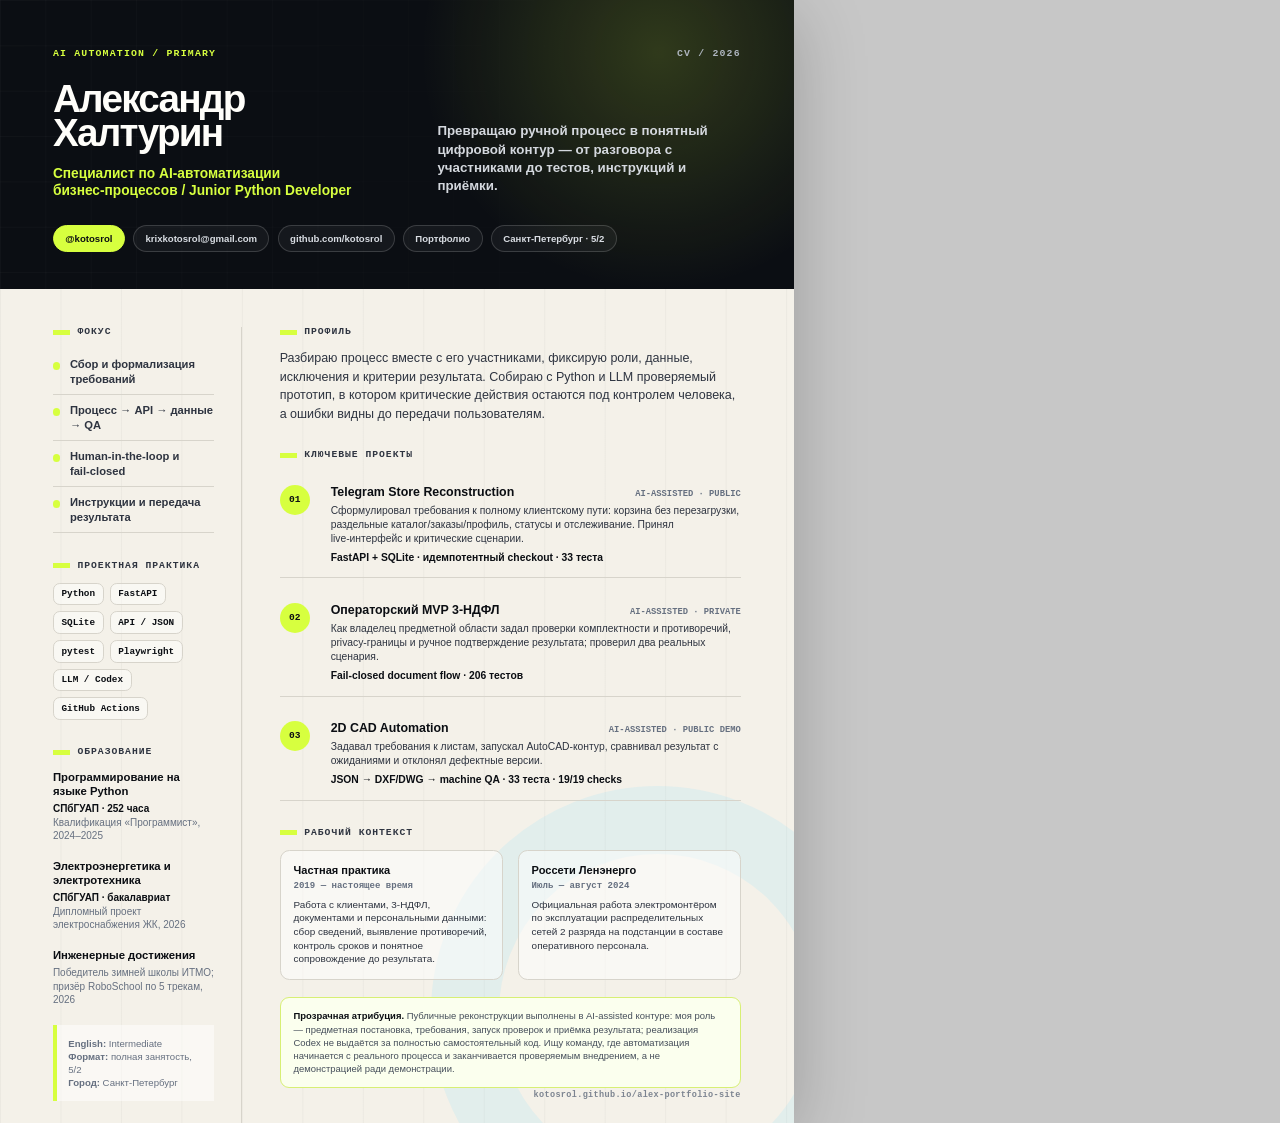
<file: resume/alexander-khalturin-ai-automation.html>
<!doctype html>
<html lang="ru">
<head>
  <meta charset="utf-8">
  <meta name="viewport" content="width=device-width, initial-scale=1">
  <meta name="description" content="Одностраничное резюме Александра Халтурина — Специалист по AI‑автоматизации бизнес‑процессов / Junior Python Developer">
  <title>Александр Халтурин — Специалист по AI‑автоматизации бизнес‑процессов / Junior Python Developer</title>
  <style>@page {
  size: A4;
  margin: 0;
}

:root {
  --ink: #0b0e13;
  --ink-soft: #2e3440;
  --muted: #667080;
  --paper: #f4f1e9;
  --white: #fffefa;
  --line: #d7d4cb;
  --acid: #d7ff3f;
  --orange: #ff7146;
  --cyan: #65d4ff;
  --display: "Segoe UI Variable Display", "Segoe UI", Arial, sans-serif;
  --sans: "Segoe UI Variable Text", "Segoe UI", Arial, sans-serif;
  --mono: "Cascadia Mono", "Cascadia Code", Consolas, monospace;
}

* { box-sizing: border-box; }

html,
body {
  width: 210mm;
  min-width: 210mm;
  height: 297mm;
  min-height: 297mm;
  margin: 0;
  padding: 0;
  color: var(--ink);
  background: var(--paper);
  font-family: var(--sans);
  -webkit-font-smoothing: antialiased;
  print-color-adjust: exact;
  -webkit-print-color-adjust: exact;
}

body { overflow: hidden; }
a { color: inherit; text-decoration: none; }
p, h1, h2, h3, ul, dl, dd { margin: 0; }

.resume {
  position: relative;
  width: 210mm;
  height: 297mm;
  overflow: hidden;
  background:
    linear-gradient(90deg, rgba(11, 14, 19, .035) 1px, transparent 1px) 0 0 / 16mm 16mm,
    var(--paper);
}

.resume::after {
  content: "";
  position: absolute;
  z-index: 0;
  right: -24mm;
  bottom: -31mm;
  width: 84mm;
  height: 84mm;
  border: 18mm solid rgba(101, 212, 255, .12);
  border-radius: 50%;
}

.variant-ai { --variant: var(--acid); }
.variant-backend { --variant: var(--cyan); }
.variant-cad { --variant: var(--orange); }

.resume-head {
  position: relative;
  z-index: 1;
  min-height: 60mm;
  padding: 13mm 14mm 10mm;
  color: var(--white);
  background:
    radial-gradient(circle at 83% 18%, color-mix(in srgb, var(--variant) 18%, transparent), transparent 34%),
    var(--ink);
}

.resume-head::before {
  content: "";
  position: absolute;
  inset: 0;
  opacity: .16;
  background-image: linear-gradient(rgba(255, 255, 255, .16) 1px, transparent 1px), linear-gradient(90deg, rgba(255, 255, 255, .16) 1px, transparent 1px);
  background-size: 12mm 12mm;
  mask-image: linear-gradient(90deg, black, transparent 80%);
}

.head-kicker,
.head-main,
.contact-row { position: relative; z-index: 1; }

.head-kicker {
  display: flex;
  justify-content: space-between;
  align-items: center;
  margin-bottom: 6mm;
  color: #aeb5bf;
  font: 700 7.4pt/1 var(--mono);
  letter-spacing: .12em;
  text-transform: uppercase;
}

.head-kicker span:first-child { color: var(--variant); }

.head-main {
  display: grid;
  grid-template-columns: 1.05fr .95fr;
  gap: 13mm;
  align-items: end;
}

.resume-head h1 {
  font: 760 29pt/.9 var(--display);
  letter-spacing: -.045em;
}

.role {
  margin-top: 4mm;
  color: var(--variant);
  font-size: 10.3pt;
  font-weight: 760;
  line-height: 1.18;
}

.promise {
  max-width: 78mm;
  padding-bottom: .8mm;
  color: #d4d8de;
  font-size: 10pt;
  font-weight: 560;
  line-height: 1.38;
}

.contact-row {
  display: flex;
  gap: 2.2mm;
  flex-wrap: wrap;
  margin-top: 7mm;
}

.contact-row a,
.contact-row span {
  display: inline-flex;
  align-items: center;
  min-height: 7mm;
  padding: 0 3mm;
  color: #d9dde3;
  border: .25mm solid rgba(255, 255, 255, .16);
  border-radius: 99mm;
  background: rgba(255, 255, 255, .045);
  font: 650 7.2pt/1 var(--sans);
}

.contact-row .primary-contact {
  color: var(--ink);
  border-color: var(--variant);
  background: var(--variant);
}

.resume-body {
  position: relative;
  z-index: 1;
  display: grid;
  grid-template-columns: 50mm minmax(0, 1fr);
  gap: 10mm;
  height: 237mm;
  padding: 10mm 14mm 10mm;
}

.resume-aside {
  padding-right: 7mm;
  border-right: .35mm solid var(--line);
}

.section + .section { margin-top: 7.2mm; }

.section-label {
  display: flex;
  align-items: center;
  gap: 2mm;
  margin-bottom: 3.3mm;
  color: var(--ink-soft);
  font: 800 7.3pt/1 var(--mono);
  letter-spacing: .1em;
  text-transform: uppercase;
}

.section-label::before {
  content: "";
  width: 4.5mm;
  height: 1.3mm;
  background: var(--variant);
}

.focus-list {
  padding: 0;
  list-style: none;
}

.focus-list li {
  position: relative;
  padding: 2.1mm 0 2.1mm 4.5mm;
  border-bottom: .25mm solid var(--line);
  color: var(--ink-soft);
  font-size: 8.4pt;
  font-weight: 630;
  line-height: 1.3;
}

.focus-list li::before {
  content: "";
  position: absolute;
  top: 3.4mm;
  left: 0;
  width: 2mm;
  height: 2mm;
  border-radius: 50%;
  background: var(--variant);
}

.skill-cloud {
  display: flex;
  flex-wrap: wrap;
  gap: 1.6mm;
}

.skill-cloud span {
  padding: 1.5mm 2mm;
  border: .25mm solid var(--line);
  border-radius: 1.8mm;
  background: rgba(255, 255, 255, .45);
  font: 700 7pt/1 var(--mono);
}

.edu-item + .edu-item { margin-top: 4.2mm; }
.edu-item b { display: block; font-size: 8.5pt; line-height: 1.28; }
.edu-item span { display: block; margin-top: 1mm; color: var(--muted); font-size: 7.5pt; line-height: 1.35; }
.edu-item strong { color: var(--ink); font-weight: 760; }

.aside-note {
  margin-top: 5mm;
  padding: 3mm;
  border-left: 1.2mm solid var(--variant);
  background: rgba(255, 255, 255, .48);
  color: var(--muted);
  font-size: 7.2pt;
  line-height: 1.38;
}

.resume-main { min-width: 0; }

.summary {
  color: var(--ink-soft);
  font-size: 9.4pt;
  font-weight: 540;
  line-height: 1.47;
}

.projects { display: grid; gap: 3.2mm; }

.project {
  display: grid;
  grid-template-columns: 10mm minmax(0, 1fr);
  gap: 3.5mm;
  padding: 3.2mm 0 3.4mm;
  border-bottom: .25mm solid var(--line);
}

.project-index {
  display: grid;
  width: 8mm;
  height: 8mm;
  place-items: center;
  color: var(--ink);
  border-radius: 50%;
  background: var(--variant);
  font: 850 7.2pt/1 var(--mono);
}

.project-head {
  display: flex;
  justify-content: space-between;
  gap: 3mm;
  align-items: baseline;
}

.project h3 { font-size: 9.3pt; line-height: 1.2; }
.project-meta { flex: none; color: var(--muted); font: 650 6.6pt/1 var(--mono); }
.project p { margin-top: 1.2mm; color: var(--ink-soft); font-size: 7.75pt; line-height: 1.36; }
.project-proof { color: var(--ink) !important; font-weight: 720; }

.experience-grid { display: grid; grid-template-columns: 1fr 1fr; gap: 4mm; }

.experience-card {
  padding: 3.4mm;
  border: .25mm solid var(--line);
  border-radius: 2.5mm;
  background: rgba(255, 255, 255, .5);
}

.experience-card b { display: block; font-size: 8.3pt; line-height: 1.25; }
.experience-card small { display: block; margin-top: .8mm; color: var(--muted); font: 650 6.8pt/1.2 var(--mono); }
.experience-card p { margin-top: 1.6mm; color: var(--ink-soft); font-size: 7.45pt; line-height: 1.38; }

.attribution {
  margin-top: 4.5mm;
  padding: 3mm 3.4mm;
  color: #454e5a;
  border: .25mm solid color-mix(in srgb, var(--variant) 62%, var(--line));
  border-radius: 2.4mm;
  background: color-mix(in srgb, var(--variant) 9%, white);
  font-size: 7.1pt;
  line-height: 1.4;
}

.attribution b { color: var(--ink); }

.resume-footer {
  position: absolute;
  z-index: 2;
  right: 14mm;
  bottom: 6mm;
  color: #7c8490;
  font: 650 6.4pt/1 var(--mono);
  letter-spacing: .04em;
}

@media screen {
  html { background: #c7c7c7; }
  body { margin: 0 auto; box-shadow: 0 4mm 18mm rgba(0, 0, 0, .22); }
}
</style>
</head>
<body>
  <main class="resume variant-ai">
    <header class="resume-head">
      <div class="head-kicker"><span>AI AUTOMATION / PRIMARY</span><span>CV / 2026</span></div>
      <div class="head-main">
        <div><h1>Александр<br>Халтурин</h1><p class="role">Специалист по AI‑автоматизации бизнес‑процессов / Junior Python Developer</p></div>
        <p class="promise">Превращаю ручной процесс в понятный цифровой контур — от разговора с участниками до тестов, инструкций и приёмки.</p>
      </div>
      <div class="contact-row"><a class="primary-contact" href="https://t.me/kotosrol">@kotosrol</a><a href="mailto:krixkotosrol@gmail.com">krixkotosrol@gmail.com</a><a href="https://github.com/kotosrol">github.com/kotosrol</a><a href="https://kotosrol.github.io/alex-portfolio-site/">Портфолио</a><span>Санкт-Петербург · 5/2</span></div>
    </header>
    <div class="resume-body">
      <aside class="resume-aside">
        <section class="section"><h2 class="section-label">Фокус</h2><ul class="focus-list"><li>Сбор и формализация требований</li><li>Процесс → API → данные → QA</li><li>Human‑in‑the‑loop и fail‑closed</li><li>Инструкции и передача результата</li></ul></section>
        <section class="section"><h2 class="section-label">Проектная практика</h2><div class="skill-cloud"><span>Python</span><span>FastAPI</span><span>SQLite</span><span>API / JSON</span><span>pytest</span><span>Playwright</span><span>LLM / Codex</span><span>GitHub Actions</span></div></section>
        <section class="section"><h2 class="section-label">Образование</h2><div class="edu-item"><b>Программирование на языке Python</b><span><strong>СПбГУАП · 252 часа</strong><br>Квалификация «Программист», 2024–2025</span></div><div class="edu-item"><b>Электроэнергетика и электротехника</b><span><strong>СПбГУАП · бакалавриат</strong><br>Дипломный проект электроснабжения ЖК, 2026</span></div><div class="edu-item"><b>Инженерные достижения</b><span>Победитель зимней школы ИТМО; призёр RoboSchool по 5 трекам, 2026</span></div></section>
        <p class="aside-note"><b>English:</b> Intermediate<br><b>Формат:</b> полная занятость, 5/2<br><b>Город:</b> Санкт‑Петербург</p>
      </aside>
      <div class="resume-main">
        <section class="section"><h2 class="section-label">Профиль</h2><p class="summary">Разбираю процесс вместе с его участниками, фиксирую роли, данные, исключения и критерии результата. Собираю с Python и LLM проверяемый прототип, в котором критические действия остаются под контролем человека, а ошибки видны до передачи пользователям.</p></section>
        <section class="section"><h2 class="section-label">Ключевые проекты</h2><div class="projects">
    <article class="project">
      <span class="project-index">01</span>
      <div>
        <div class="project-head"><h3>Telegram Store Reconstruction</h3><span class="project-meta">AI‑ASSISTED · PUBLIC</span></div>
        <p>Сформулировал требования к полному клиентскому пути: корзина без перезагрузки, раздельные каталог/заказы/профиль, статусы и отслеживание. Принял live‑интерфейс и критические сценарии.</p>
        <p class="project-proof">FastAPI + SQLite · идемпотентный checkout · 33 теста</p>
      </div>
    </article>
    <article class="project">
      <span class="project-index">02</span>
      <div>
        <div class="project-head"><h3>Операторский MVP 3‑НДФЛ</h3><span class="project-meta">AI‑ASSISTED · PRIVATE</span></div>
        <p>Как владелец предметной области задал проверки комплектности и противоречий, privacy‑границы и ручное подтверждение результата; проверил два реальных сценария.</p>
        <p class="project-proof">Fail‑closed document flow · 206 тестов</p>
      </div>
    </article>
    <article class="project">
      <span class="project-index">03</span>
      <div>
        <div class="project-head"><h3>2D CAD Automation</h3><span class="project-meta">AI‑ASSISTED · PUBLIC DEMO</span></div>
        <p>Задавал требования к листам, запускал AutoCAD‑контур, сравнивал результат с ожиданиями и отклонял дефектные версии.</p>
        <p class="project-proof">JSON → DXF/DWG → machine QA · 33 теста · 19/19 checks</p>
      </div>
    </article></div></section>
        <section class="section"><h2 class="section-label">Рабочий контекст</h2><div class="experience-grid"><article class="experience-card"><b>Частная практика</b><small>2019 — настоящее время</small><p>Работа с клиентами, 3‑НДФЛ, документами и персональными данными: сбор сведений, выявление противоречий, контроль сроков и понятное сопровождение до результата.</p></article><article class="experience-card"><b>Россети Ленэнерго</b><small>Июль — август 2024</small><p>Официальная работа электромонтёром по эксплуатации распределительных сетей 2 разряда на подстанции в составе оперативного персонала.</p></article></div></section>
        <p class="attribution"><b>Прозрачная атрибуция.</b> Публичные реконструкции выполнены в AI‑assisted контуре: моя роль — предметная постановка, требования, запуск проверок и приёмка результата; реализация Codex не выдаётся за полностью самостоятельный код. Ищу команду, где автоматизация начинается с реального процесса и заканчивается проверяемым внедрением, а не демонстрацией ради демонстрации.</p>
      </div>
    </div>
    <footer class="resume-footer">kotosrol.github.io/alex-portfolio-site</footer>
  </main>
</body>
</html>
</file>
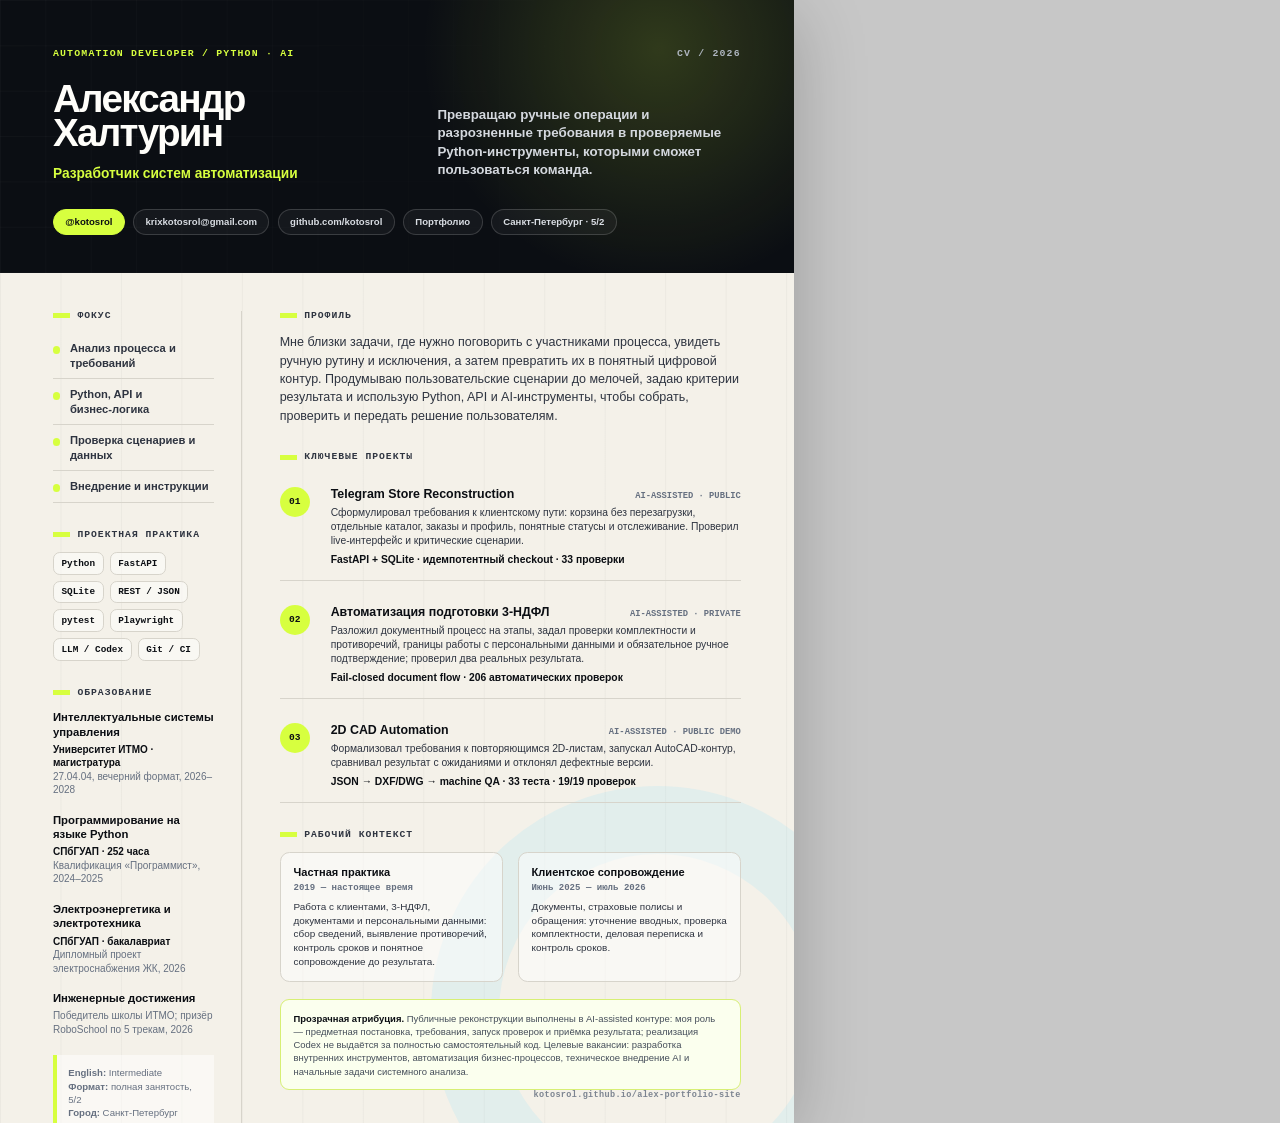
<file: resume/alexander-khalturin-automation-developer.html>
<!doctype html>
<html lang="ru">
<head>
  <meta charset="utf-8">
  <meta name="viewport" content="width=device-width, initial-scale=1">
  <meta name="description" content="Одностраничное резюме Александра Халтурина — Разработчик систем автоматизации">
  <title>Александр Халтурин — Разработчик систем автоматизации</title>
  <style>@page {
  size: A4;
  margin: 0;
}

:root {
  --ink: #0b0e13;
  --ink-soft: #2e3440;
  --muted: #667080;
  --paper: #f4f1e9;
  --white: #fffefa;
  --line: #d7d4cb;
  --acid: #d7ff3f;
  --orange: #ff7146;
  --cyan: #65d4ff;
  --display: "Segoe UI Variable Display", "Segoe UI", Arial, sans-serif;
  --sans: "Segoe UI Variable Text", "Segoe UI", Arial, sans-serif;
  --mono: "Cascadia Mono", "Cascadia Code", Consolas, monospace;
}

* { box-sizing: border-box; }

html,
body {
  width: 210mm;
  min-width: 210mm;
  height: 297mm;
  min-height: 297mm;
  margin: 0;
  padding: 0;
  color: var(--ink);
  background: var(--paper);
  font-family: var(--sans);
  -webkit-font-smoothing: antialiased;
  print-color-adjust: exact;
  -webkit-print-color-adjust: exact;
}

body { overflow: hidden; }
a { color: inherit; text-decoration: none; }
p, h1, h2, h3, ul, dl, dd { margin: 0; }

.resume {
  position: relative;
  width: 210mm;
  height: 297mm;
  overflow: hidden;
  background:
    linear-gradient(90deg, rgba(11, 14, 19, .035) 1px, transparent 1px) 0 0 / 16mm 16mm,
    var(--paper);
}

.resume::after {
  content: "";
  position: absolute;
  z-index: 0;
  right: -24mm;
  bottom: -31mm;
  width: 84mm;
  height: 84mm;
  border: 18mm solid rgba(101, 212, 255, .12);
  border-radius: 50%;
}

.variant-universal { --variant: var(--acid); }

.resume-head {
  position: relative;
  z-index: 1;
  min-height: 60mm;
  padding: 13mm 14mm 10mm;
  color: var(--white);
  background:
    radial-gradient(circle at 83% 18%, color-mix(in srgb, var(--variant) 18%, transparent), transparent 34%),
    var(--ink);
}

.resume-head::before {
  content: "";
  position: absolute;
  inset: 0;
  opacity: .16;
  background-image: linear-gradient(rgba(255, 255, 255, .16) 1px, transparent 1px), linear-gradient(90deg, rgba(255, 255, 255, .16) 1px, transparent 1px);
  background-size: 12mm 12mm;
  mask-image: linear-gradient(90deg, black, transparent 80%);
}

.head-kicker,
.head-main,
.contact-row { position: relative; z-index: 1; }

.head-kicker {
  display: flex;
  justify-content: space-between;
  align-items: center;
  margin-bottom: 6mm;
  color: #aeb5bf;
  font: 700 7.4pt/1 var(--mono);
  letter-spacing: .12em;
  text-transform: uppercase;
}

.head-kicker span:first-child { color: var(--variant); }

.head-main {
  display: grid;
  grid-template-columns: 1.05fr .95fr;
  gap: 13mm;
  align-items: end;
}

.resume-head h1 {
  font: 760 29pt/.9 var(--display);
  letter-spacing: -.045em;
}

.role {
  margin-top: 4mm;
  color: var(--variant);
  font-size: 10.3pt;
  font-weight: 760;
  line-height: 1.18;
}

.promise {
  max-width: 78mm;
  padding-bottom: .8mm;
  color: #d4d8de;
  font-size: 10pt;
  font-weight: 560;
  line-height: 1.38;
}

.contact-row {
  display: flex;
  gap: 2.2mm;
  flex-wrap: wrap;
  margin-top: 7mm;
}

.contact-row a,
.contact-row span {
  display: inline-flex;
  align-items: center;
  min-height: 7mm;
  padding: 0 3mm;
  color: #d9dde3;
  border: .25mm solid rgba(255, 255, 255, .16);
  border-radius: 99mm;
  background: rgba(255, 255, 255, .045);
  font: 650 7.2pt/1 var(--sans);
}

.contact-row .primary-contact {
  color: var(--ink);
  border-color: var(--variant);
  background: var(--variant);
}

.resume-body {
  position: relative;
  z-index: 1;
  display: grid;
  grid-template-columns: 50mm minmax(0, 1fr);
  gap: 10mm;
  height: 237mm;
  padding: 10mm 14mm 10mm;
}

.resume-aside {
  padding-right: 7mm;
  border-right: .35mm solid var(--line);
}

.section + .section { margin-top: 7.2mm; }

.section-label {
  display: flex;
  align-items: center;
  gap: 2mm;
  margin-bottom: 3.3mm;
  color: var(--ink-soft);
  font: 800 7.3pt/1 var(--mono);
  letter-spacing: .1em;
  text-transform: uppercase;
}

.section-label::before {
  content: "";
  width: 4.5mm;
  height: 1.3mm;
  background: var(--variant);
}

.focus-list {
  padding: 0;
  list-style: none;
}

.focus-list li {
  position: relative;
  padding: 2.1mm 0 2.1mm 4.5mm;
  border-bottom: .25mm solid var(--line);
  color: var(--ink-soft);
  font-size: 8.4pt;
  font-weight: 630;
  line-height: 1.3;
}

.focus-list li::before {
  content: "";
  position: absolute;
  top: 3.4mm;
  left: 0;
  width: 2mm;
  height: 2mm;
  border-radius: 50%;
  background: var(--variant);
}

.skill-cloud {
  display: flex;
  flex-wrap: wrap;
  gap: 1.6mm;
}

.skill-cloud span {
  padding: 1.5mm 2mm;
  border: .25mm solid var(--line);
  border-radius: 1.8mm;
  background: rgba(255, 255, 255, .45);
  font: 700 7pt/1 var(--mono);
}

.edu-item + .edu-item { margin-top: 4.2mm; }
.edu-item b { display: block; font-size: 8.5pt; line-height: 1.28; }
.edu-item span { display: block; margin-top: 1mm; color: var(--muted); font-size: 7.5pt; line-height: 1.35; }
.edu-item strong { color: var(--ink); font-weight: 760; }

.aside-note {
  margin-top: 5mm;
  padding: 3mm;
  border-left: 1.2mm solid var(--variant);
  background: rgba(255, 255, 255, .48);
  color: var(--muted);
  font-size: 7.2pt;
  line-height: 1.38;
}

.resume-main { min-width: 0; }

.summary {
  color: var(--ink-soft);
  font-size: 9.4pt;
  font-weight: 540;
  line-height: 1.47;
}

.projects { display: grid; gap: 3.2mm; }

.project {
  display: grid;
  grid-template-columns: 10mm minmax(0, 1fr);
  gap: 3.5mm;
  padding: 3.2mm 0 3.4mm;
  border-bottom: .25mm solid var(--line);
}

.project-index {
  display: grid;
  width: 8mm;
  height: 8mm;
  place-items: center;
  color: var(--ink);
  border-radius: 50%;
  background: var(--variant);
  font: 850 7.2pt/1 var(--mono);
}

.project-head {
  display: flex;
  justify-content: space-between;
  gap: 3mm;
  align-items: baseline;
}

.project h3 { font-size: 9.3pt; line-height: 1.2; }
.project-meta { flex: none; color: var(--muted); font: 650 6.6pt/1 var(--mono); }
.project p { margin-top: 1.2mm; color: var(--ink-soft); font-size: 7.75pt; line-height: 1.36; }
.project-proof { color: var(--ink) !important; font-weight: 720; }

.experience-grid { display: grid; grid-template-columns: 1fr 1fr; gap: 4mm; }

.experience-card {
  padding: 3.4mm;
  border: .25mm solid var(--line);
  border-radius: 2.5mm;
  background: rgba(255, 255, 255, .5);
}

.experience-card b { display: block; font-size: 8.3pt; line-height: 1.25; }
.experience-card small { display: block; margin-top: .8mm; color: var(--muted); font: 650 6.8pt/1.2 var(--mono); }
.experience-card p { margin-top: 1.6mm; color: var(--ink-soft); font-size: 7.45pt; line-height: 1.38; }

.attribution {
  margin-top: 4.5mm;
  padding: 3mm 3.4mm;
  color: #454e5a;
  border: .25mm solid color-mix(in srgb, var(--variant) 62%, var(--line));
  border-radius: 2.4mm;
  background: color-mix(in srgb, var(--variant) 9%, white);
  font-size: 7.1pt;
  line-height: 1.4;
}

.attribution b { color: var(--ink); }

.resume-footer {
  position: absolute;
  z-index: 2;
  right: 14mm;
  bottom: 6mm;
  color: #7c8490;
  font: 650 6.4pt/1 var(--mono);
  letter-spacing: .04em;
}

@media screen {
  html { background: #c7c7c7; }
  body { margin: 0 auto; box-shadow: 0 4mm 18mm rgba(0, 0, 0, .22); }
}
</style>
</head>
<body>
  <main class="resume variant-universal">
    <header class="resume-head">
      <div class="head-kicker"><span>AUTOMATION DEVELOPER / PYTHON · AI</span><span>CV / 2026</span></div>
      <div class="head-main">
        <div><h1>Александр<br>Халтурин</h1><p class="role">Разработчик систем автоматизации</p></div>
        <p class="promise">Превращаю ручные операции и разрозненные требования в проверяемые Python‑инструменты, которыми сможет пользоваться команда.</p>
      </div>
      <div class="contact-row"><a class="primary-contact" href="https://t.me/kotosrol">@kotosrol</a><a href="mailto:krixkotosrol@gmail.com">krixkotosrol@gmail.com</a><a href="https://github.com/kotosrol">github.com/kotosrol</a><a href="https://kotosrol.github.io/alex-portfolio-site/">Портфолио</a><span>Санкт-Петербург · 5/2</span></div>
    </header>
    <div class="resume-body">
      <aside class="resume-aside">
        <section class="section"><h2 class="section-label">Фокус</h2><ul class="focus-list"><li>Анализ процесса и требований</li><li>Python, API и бизнес‑логика</li><li>Проверка сценариев и данных</li><li>Внедрение и инструкции</li></ul></section>
        <section class="section"><h2 class="section-label">Проектная практика</h2><div class="skill-cloud"><span>Python</span><span>FastAPI</span><span>SQLite</span><span>REST / JSON</span><span>pytest</span><span>Playwright</span><span>LLM / Codex</span><span>Git / CI</span></div></section>
        <section class="section"><h2 class="section-label">Образование</h2><div class="edu-item"><b>Интеллектуальные системы управления</b><span><strong>Университет ИТМО · магистратура</strong><br>27.04.04, вечерний формат, 2026–2028</span></div><div class="edu-item"><b>Программирование на языке Python</b><span><strong>СПбГУАП · 252 часа</strong><br>Квалификация «Программист», 2024–2025</span></div><div class="edu-item"><b>Электроэнергетика и электротехника</b><span><strong>СПбГУАП · бакалавриат</strong><br>Дипломный проект электроснабжения ЖК, 2026</span></div><div class="edu-item"><b>Инженерные достижения</b><span>Победитель школы ИТМО; призёр RoboSchool по 5 трекам, 2026</span></div></section>
        <p class="aside-note"><b>English:</b> Intermediate<br><b>Формат:</b> полная занятость, 5/2<br><b>Город:</b> Санкт‑Петербург</p>
      </aside>
      <div class="resume-main">
        <section class="section"><h2 class="section-label">Профиль</h2><p class="summary">Мне близки задачи, где нужно поговорить с участниками процесса, увидеть ручную рутину и исключения, а затем превратить их в понятный цифровой контур. Продумываю пользовательские сценарии до мелочей, задаю критерии результата и использую Python, API и AI‑инструменты, чтобы собрать, проверить и передать решение пользователям.</p></section>
        <section class="section"><h2 class="section-label">Ключевые проекты</h2><div class="projects">
    <article class="project">
      <span class="project-index">01</span>
      <div>
        <div class="project-head"><h3>Telegram Store Reconstruction</h3><span class="project-meta">AI‑ASSISTED · PUBLIC</span></div>
        <p>Сформулировал требования к клиентскому пути: корзина без перезагрузки, отдельные каталог, заказы и профиль, понятные статусы и отслеживание. Проверил live‑интерфейс и критические сценарии.</p>
        <p class="project-proof">FastAPI + SQLite · идемпотентный checkout · 33 проверки</p>
      </div>
    </article>
    <article class="project">
      <span class="project-index">02</span>
      <div>
        <div class="project-head"><h3>Автоматизация подготовки 3‑НДФЛ</h3><span class="project-meta">AI‑ASSISTED · PRIVATE</span></div>
        <p>Разложил документный процесс на этапы, задал проверки комплектности и противоречий, границы работы с персональными данными и обязательное ручное подтверждение; проверил два реальных результата.</p>
        <p class="project-proof">Fail‑closed document flow · 206 автоматических проверок</p>
      </div>
    </article>
    <article class="project">
      <span class="project-index">03</span>
      <div>
        <div class="project-head"><h3>2D CAD Automation</h3><span class="project-meta">AI‑ASSISTED · PUBLIC DEMO</span></div>
        <p>Формализовал требования к повторяющимся 2D‑листам, запускал AutoCAD‑контур, сравнивал результат с ожиданиями и отклонял дефектные версии.</p>
        <p class="project-proof">JSON → DXF/DWG → machine QA · 33 теста · 19/19 проверок</p>
      </div>
    </article></div></section>
        <section class="section"><h2 class="section-label">Рабочий контекст</h2><div class="experience-grid"><article class="experience-card"><b>Частная практика</b><small>2019 — настоящее время</small><p>Работа с клиентами, 3‑НДФЛ, документами и персональными данными: сбор сведений, выявление противоречий, контроль сроков и понятное сопровождение до результата.</p></article><article class="experience-card"><b>Клиентское сопровождение</b><small>Июнь 2025 — июль 2026</small><p>Документы, страховые полисы и обращения: уточнение вводных, проверка комплектности, деловая переписка и контроль сроков.</p></article></div></section>
        <p class="attribution"><b>Прозрачная атрибуция.</b> Публичные реконструкции выполнены в AI‑assisted контуре: моя роль — предметная постановка, требования, запуск проверок и приёмка результата; реализация Codex не выдаётся за полностью самостоятельный код. Целевые вакансии: разработка внутренних инструментов, автоматизация бизнес‑процессов, техническое внедрение AI и начальные задачи системного анализа.</p>
      </div>
    </div>
    <footer class="resume-footer">kotosrol.github.io/alex-portfolio-site</footer>
  </main>
</body>
</html>
</file>
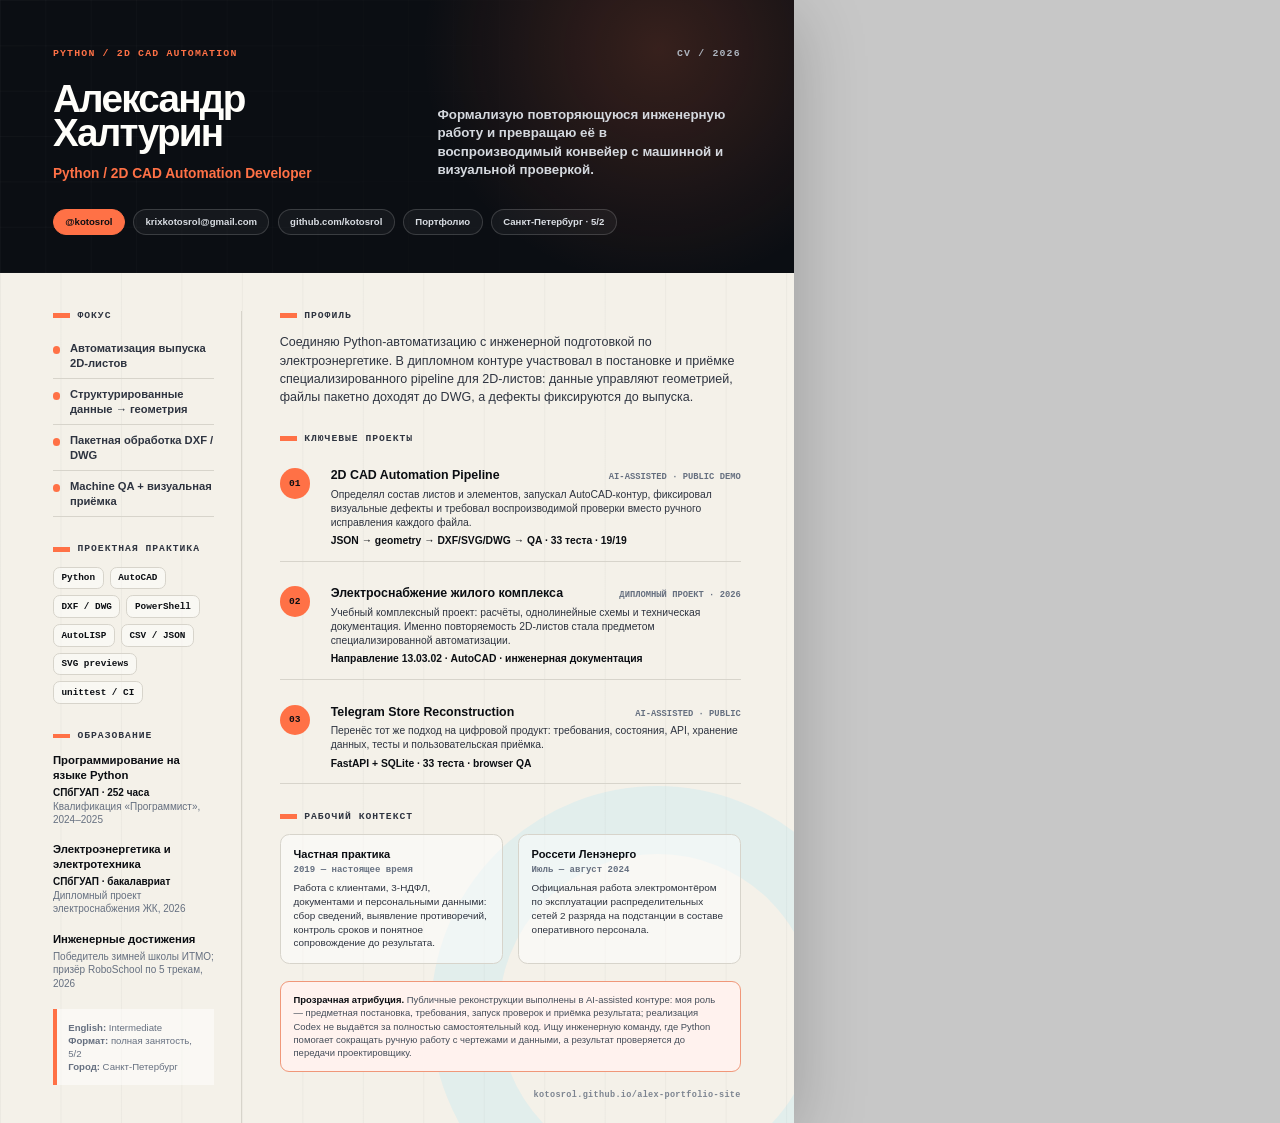
<file: resume/alexander-khalturin-cad-automation.html>
<!doctype html>
<html lang="ru">
<head>
  <meta charset="utf-8">
  <meta name="viewport" content="width=device-width, initial-scale=1">
  <meta name="description" content="Одностраничное резюме Александра Халтурина — Python / 2D CAD Automation Developer">
  <title>Александр Халтурин — Python / 2D CAD Automation Developer</title>
  <style>@page {
  size: A4;
  margin: 0;
}

:root {
  --ink: #0b0e13;
  --ink-soft: #2e3440;
  --muted: #667080;
  --paper: #f4f1e9;
  --white: #fffefa;
  --line: #d7d4cb;
  --acid: #d7ff3f;
  --orange: #ff7146;
  --cyan: #65d4ff;
  --display: "Segoe UI Variable Display", "Segoe UI", Arial, sans-serif;
  --sans: "Segoe UI Variable Text", "Segoe UI", Arial, sans-serif;
  --mono: "Cascadia Mono", "Cascadia Code", Consolas, monospace;
}

* { box-sizing: border-box; }

html,
body {
  width: 210mm;
  min-width: 210mm;
  height: 297mm;
  min-height: 297mm;
  margin: 0;
  padding: 0;
  color: var(--ink);
  background: var(--paper);
  font-family: var(--sans);
  -webkit-font-smoothing: antialiased;
  print-color-adjust: exact;
  -webkit-print-color-adjust: exact;
}

body { overflow: hidden; }
a { color: inherit; text-decoration: none; }
p, h1, h2, h3, ul, dl, dd { margin: 0; }

.resume {
  position: relative;
  width: 210mm;
  height: 297mm;
  overflow: hidden;
  background:
    linear-gradient(90deg, rgba(11, 14, 19, .035) 1px, transparent 1px) 0 0 / 16mm 16mm,
    var(--paper);
}

.resume::after {
  content: "";
  position: absolute;
  z-index: 0;
  right: -24mm;
  bottom: -31mm;
  width: 84mm;
  height: 84mm;
  border: 18mm solid rgba(101, 212, 255, .12);
  border-radius: 50%;
}

.variant-ai { --variant: var(--acid); }
.variant-backend { --variant: var(--cyan); }
.variant-cad { --variant: var(--orange); }

.resume-head {
  position: relative;
  z-index: 1;
  min-height: 60mm;
  padding: 13mm 14mm 10mm;
  color: var(--white);
  background:
    radial-gradient(circle at 83% 18%, color-mix(in srgb, var(--variant) 18%, transparent), transparent 34%),
    var(--ink);
}

.resume-head::before {
  content: "";
  position: absolute;
  inset: 0;
  opacity: .16;
  background-image: linear-gradient(rgba(255, 255, 255, .16) 1px, transparent 1px), linear-gradient(90deg, rgba(255, 255, 255, .16) 1px, transparent 1px);
  background-size: 12mm 12mm;
  mask-image: linear-gradient(90deg, black, transparent 80%);
}

.head-kicker,
.head-main,
.contact-row { position: relative; z-index: 1; }

.head-kicker {
  display: flex;
  justify-content: space-between;
  align-items: center;
  margin-bottom: 6mm;
  color: #aeb5bf;
  font: 700 7.4pt/1 var(--mono);
  letter-spacing: .12em;
  text-transform: uppercase;
}

.head-kicker span:first-child { color: var(--variant); }

.head-main {
  display: grid;
  grid-template-columns: 1.05fr .95fr;
  gap: 13mm;
  align-items: end;
}

.resume-head h1 {
  font: 760 29pt/.9 var(--display);
  letter-spacing: -.045em;
}

.role {
  margin-top: 4mm;
  color: var(--variant);
  font-size: 10.3pt;
  font-weight: 760;
  line-height: 1.18;
}

.promise {
  max-width: 78mm;
  padding-bottom: .8mm;
  color: #d4d8de;
  font-size: 10pt;
  font-weight: 560;
  line-height: 1.38;
}

.contact-row {
  display: flex;
  gap: 2.2mm;
  flex-wrap: wrap;
  margin-top: 7mm;
}

.contact-row a,
.contact-row span {
  display: inline-flex;
  align-items: center;
  min-height: 7mm;
  padding: 0 3mm;
  color: #d9dde3;
  border: .25mm solid rgba(255, 255, 255, .16);
  border-radius: 99mm;
  background: rgba(255, 255, 255, .045);
  font: 650 7.2pt/1 var(--sans);
}

.contact-row .primary-contact {
  color: var(--ink);
  border-color: var(--variant);
  background: var(--variant);
}

.resume-body {
  position: relative;
  z-index: 1;
  display: grid;
  grid-template-columns: 50mm minmax(0, 1fr);
  gap: 10mm;
  height: 237mm;
  padding: 10mm 14mm 10mm;
}

.resume-aside {
  padding-right: 7mm;
  border-right: .35mm solid var(--line);
}

.section + .section { margin-top: 7.2mm; }

.section-label {
  display: flex;
  align-items: center;
  gap: 2mm;
  margin-bottom: 3.3mm;
  color: var(--ink-soft);
  font: 800 7.3pt/1 var(--mono);
  letter-spacing: .1em;
  text-transform: uppercase;
}

.section-label::before {
  content: "";
  width: 4.5mm;
  height: 1.3mm;
  background: var(--variant);
}

.focus-list {
  padding: 0;
  list-style: none;
}

.focus-list li {
  position: relative;
  padding: 2.1mm 0 2.1mm 4.5mm;
  border-bottom: .25mm solid var(--line);
  color: var(--ink-soft);
  font-size: 8.4pt;
  font-weight: 630;
  line-height: 1.3;
}

.focus-list li::before {
  content: "";
  position: absolute;
  top: 3.4mm;
  left: 0;
  width: 2mm;
  height: 2mm;
  border-radius: 50%;
  background: var(--variant);
}

.skill-cloud {
  display: flex;
  flex-wrap: wrap;
  gap: 1.6mm;
}

.skill-cloud span {
  padding: 1.5mm 2mm;
  border: .25mm solid var(--line);
  border-radius: 1.8mm;
  background: rgba(255, 255, 255, .45);
  font: 700 7pt/1 var(--mono);
}

.edu-item + .edu-item { margin-top: 4.2mm; }
.edu-item b { display: block; font-size: 8.5pt; line-height: 1.28; }
.edu-item span { display: block; margin-top: 1mm; color: var(--muted); font-size: 7.5pt; line-height: 1.35; }
.edu-item strong { color: var(--ink); font-weight: 760; }

.aside-note {
  margin-top: 5mm;
  padding: 3mm;
  border-left: 1.2mm solid var(--variant);
  background: rgba(255, 255, 255, .48);
  color: var(--muted);
  font-size: 7.2pt;
  line-height: 1.38;
}

.resume-main { min-width: 0; }

.summary {
  color: var(--ink-soft);
  font-size: 9.4pt;
  font-weight: 540;
  line-height: 1.47;
}

.projects { display: grid; gap: 3.2mm; }

.project {
  display: grid;
  grid-template-columns: 10mm minmax(0, 1fr);
  gap: 3.5mm;
  padding: 3.2mm 0 3.4mm;
  border-bottom: .25mm solid var(--line);
}

.project-index {
  display: grid;
  width: 8mm;
  height: 8mm;
  place-items: center;
  color: var(--ink);
  border-radius: 50%;
  background: var(--variant);
  font: 850 7.2pt/1 var(--mono);
}

.project-head {
  display: flex;
  justify-content: space-between;
  gap: 3mm;
  align-items: baseline;
}

.project h3 { font-size: 9.3pt; line-height: 1.2; }
.project-meta { flex: none; color: var(--muted); font: 650 6.6pt/1 var(--mono); }
.project p { margin-top: 1.2mm; color: var(--ink-soft); font-size: 7.75pt; line-height: 1.36; }
.project-proof { color: var(--ink) !important; font-weight: 720; }

.experience-grid { display: grid; grid-template-columns: 1fr 1fr; gap: 4mm; }

.experience-card {
  padding: 3.4mm;
  border: .25mm solid var(--line);
  border-radius: 2.5mm;
  background: rgba(255, 255, 255, .5);
}

.experience-card b { display: block; font-size: 8.3pt; line-height: 1.25; }
.experience-card small { display: block; margin-top: .8mm; color: var(--muted); font: 650 6.8pt/1.2 var(--mono); }
.experience-card p { margin-top: 1.6mm; color: var(--ink-soft); font-size: 7.45pt; line-height: 1.38; }

.attribution {
  margin-top: 4.5mm;
  padding: 3mm 3.4mm;
  color: #454e5a;
  border: .25mm solid color-mix(in srgb, var(--variant) 62%, var(--line));
  border-radius: 2.4mm;
  background: color-mix(in srgb, var(--variant) 9%, white);
  font-size: 7.1pt;
  line-height: 1.4;
}

.attribution b { color: var(--ink); }

.resume-footer {
  position: absolute;
  z-index: 2;
  right: 14mm;
  bottom: 6mm;
  color: #7c8490;
  font: 650 6.4pt/1 var(--mono);
  letter-spacing: .04em;
}

@media screen {
  html { background: #c7c7c7; }
  body { margin: 0 auto; box-shadow: 0 4mm 18mm rgba(0, 0, 0, .22); }
}
</style>
</head>
<body>
  <main class="resume variant-cad">
    <header class="resume-head">
      <div class="head-kicker"><span>PYTHON / 2D CAD AUTOMATION</span><span>CV / 2026</span></div>
      <div class="head-main">
        <div><h1>Александр<br>Халтурин</h1><p class="role">Python / 2D CAD Automation Developer</p></div>
        <p class="promise">Формализую повторяющуюся инженерную работу и превращаю её в воспроизводимый конвейер с машинной и визуальной проверкой.</p>
      </div>
      <div class="contact-row"><a class="primary-contact" href="https://t.me/kotosrol">@kotosrol</a><a href="mailto:krixkotosrol@gmail.com">krixkotosrol@gmail.com</a><a href="https://github.com/kotosrol">github.com/kotosrol</a><a href="https://kotosrol.github.io/alex-portfolio-site/">Портфолио</a><span>Санкт-Петербург · 5/2</span></div>
    </header>
    <div class="resume-body">
      <aside class="resume-aside">
        <section class="section"><h2 class="section-label">Фокус</h2><ul class="focus-list"><li>Автоматизация выпуска 2D‑листов</li><li>Структурированные данные → геометрия</li><li>Пакетная обработка DXF / DWG</li><li>Machine QA + визуальная приёмка</li></ul></section>
        <section class="section"><h2 class="section-label">Проектная практика</h2><div class="skill-cloud"><span>Python</span><span>AutoCAD</span><span>DXF / DWG</span><span>PowerShell</span><span>AutoLISP</span><span>CSV / JSON</span><span>SVG previews</span><span>unittest / CI</span></div></section>
        <section class="section"><h2 class="section-label">Образование</h2><div class="edu-item"><b>Программирование на языке Python</b><span><strong>СПбГУАП · 252 часа</strong><br>Квалификация «Программист», 2024–2025</span></div><div class="edu-item"><b>Электроэнергетика и электротехника</b><span><strong>СПбГУАП · бакалавриат</strong><br>Дипломный проект электроснабжения ЖК, 2026</span></div><div class="edu-item"><b>Инженерные достижения</b><span>Победитель зимней школы ИТМО; призёр RoboSchool по 5 трекам, 2026</span></div></section>
        <p class="aside-note"><b>English:</b> Intermediate<br><b>Формат:</b> полная занятость, 5/2<br><b>Город:</b> Санкт‑Петербург</p>
      </aside>
      <div class="resume-main">
        <section class="section"><h2 class="section-label">Профиль</h2><p class="summary">Соединяю Python‑автоматизацию с инженерной подготовкой по электроэнергетике. В дипломном контуре участвовал в постановке и приёмке специализированного pipeline для 2D‑листов: данные управляют геометрией, файлы пакетно доходят до DWG, а дефекты фиксируются до выпуска.</p></section>
        <section class="section"><h2 class="section-label">Ключевые проекты</h2><div class="projects">
    <article class="project">
      <span class="project-index">01</span>
      <div>
        <div class="project-head"><h3>2D CAD Automation Pipeline</h3><span class="project-meta">AI‑ASSISTED · PUBLIC DEMO</span></div>
        <p>Определял состав листов и элементов, запускал AutoCAD‑контур, фиксировал визуальные дефекты и требовал воспроизводимой проверки вместо ручного исправления каждого файла.</p>
        <p class="project-proof">JSON → geometry → DXF/SVG/DWG → QA · 33 теста · 19/19</p>
      </div>
    </article>
    <article class="project">
      <span class="project-index">02</span>
      <div>
        <div class="project-head"><h3>Электроснабжение жилого комплекса</h3><span class="project-meta">ДИПЛОМНЫЙ ПРОЕКТ · 2026</span></div>
        <p>Учебный комплексный проект: расчёты, однолинейные схемы и техническая документация. Именно повторяемость 2D‑листов стала предметом специализированной автоматизации.</p>
        <p class="project-proof">Направление 13.03.02 · AutoCAD · инженерная документация</p>
      </div>
    </article>
    <article class="project">
      <span class="project-index">03</span>
      <div>
        <div class="project-head"><h3>Telegram Store Reconstruction</h3><span class="project-meta">AI‑ASSISTED · PUBLIC</span></div>
        <p>Перенёс тот же подход на цифровой продукт: требования, состояния, API, хранение данных, тесты и пользовательская приёмка.</p>
        <p class="project-proof">FastAPI + SQLite · 33 теста · browser QA</p>
      </div>
    </article></div></section>
        <section class="section"><h2 class="section-label">Рабочий контекст</h2><div class="experience-grid"><article class="experience-card"><b>Частная практика</b><small>2019 — настоящее время</small><p>Работа с клиентами, 3‑НДФЛ, документами и персональными данными: сбор сведений, выявление противоречий, контроль сроков и понятное сопровождение до результата.</p></article><article class="experience-card"><b>Россети Ленэнерго</b><small>Июль — август 2024</small><p>Официальная работа электромонтёром по эксплуатации распределительных сетей 2 разряда на подстанции в составе оперативного персонала.</p></article></div></section>
        <p class="attribution"><b>Прозрачная атрибуция.</b> Публичные реконструкции выполнены в AI‑assisted контуре: моя роль — предметная постановка, требования, запуск проверок и приёмка результата; реализация Codex не выдаётся за полностью самостоятельный код. Ищу инженерную команду, где Python помогает сокращать ручную работу с чертежами и данными, а результат проверяется до передачи проектировщику.</p>
      </div>
    </div>
    <footer class="resume-footer">kotosrol.github.io/alex-portfolio-site</footer>
  </main>
</body>
</html>
</file>
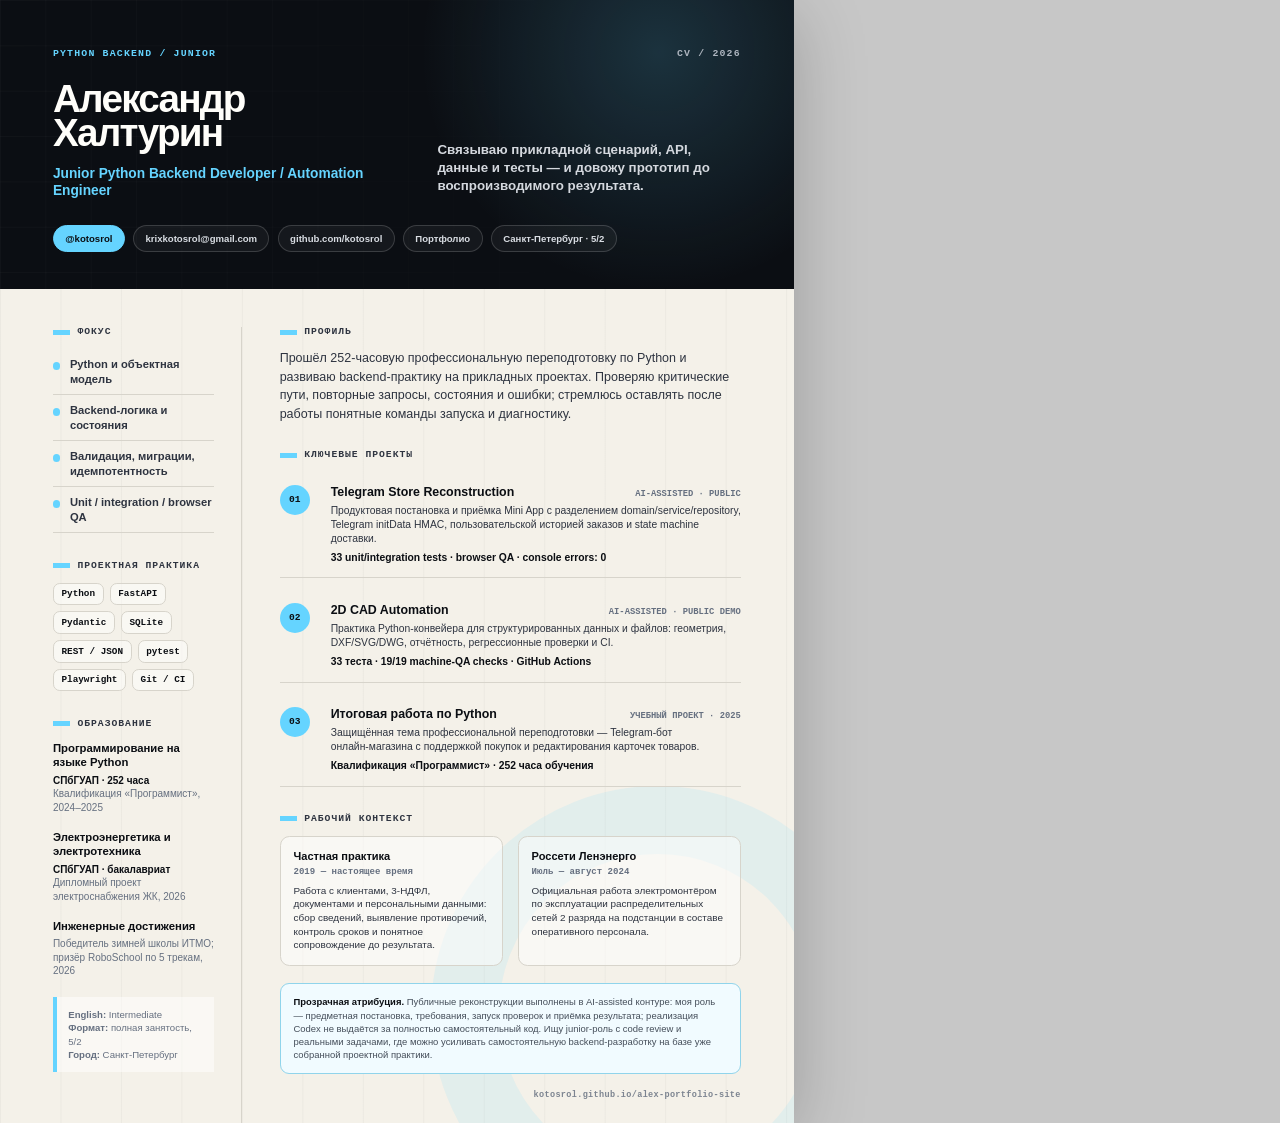
<file: resume/alexander-khalturin-python-backend.html>
<!doctype html>
<html lang="ru">
<head>
  <meta charset="utf-8">
  <meta name="viewport" content="width=device-width, initial-scale=1">
  <meta name="description" content="Одностраничное резюме Александра Халтурина — Junior Python Backend Developer / Automation Engineer">
  <title>Александр Халтурин — Junior Python Backend Developer / Automation Engineer</title>
  <style>@page {
  size: A4;
  margin: 0;
}

:root {
  --ink: #0b0e13;
  --ink-soft: #2e3440;
  --muted: #667080;
  --paper: #f4f1e9;
  --white: #fffefa;
  --line: #d7d4cb;
  --acid: #d7ff3f;
  --orange: #ff7146;
  --cyan: #65d4ff;
  --display: "Segoe UI Variable Display", "Segoe UI", Arial, sans-serif;
  --sans: "Segoe UI Variable Text", "Segoe UI", Arial, sans-serif;
  --mono: "Cascadia Mono", "Cascadia Code", Consolas, monospace;
}

* { box-sizing: border-box; }

html,
body {
  width: 210mm;
  min-width: 210mm;
  height: 297mm;
  min-height: 297mm;
  margin: 0;
  padding: 0;
  color: var(--ink);
  background: var(--paper);
  font-family: var(--sans);
  -webkit-font-smoothing: antialiased;
  print-color-adjust: exact;
  -webkit-print-color-adjust: exact;
}

body { overflow: hidden; }
a { color: inherit; text-decoration: none; }
p, h1, h2, h3, ul, dl, dd { margin: 0; }

.resume {
  position: relative;
  width: 210mm;
  height: 297mm;
  overflow: hidden;
  background:
    linear-gradient(90deg, rgba(11, 14, 19, .035) 1px, transparent 1px) 0 0 / 16mm 16mm,
    var(--paper);
}

.resume::after {
  content: "";
  position: absolute;
  z-index: 0;
  right: -24mm;
  bottom: -31mm;
  width: 84mm;
  height: 84mm;
  border: 18mm solid rgba(101, 212, 255, .12);
  border-radius: 50%;
}

.variant-ai { --variant: var(--acid); }
.variant-backend { --variant: var(--cyan); }
.variant-cad { --variant: var(--orange); }

.resume-head {
  position: relative;
  z-index: 1;
  min-height: 60mm;
  padding: 13mm 14mm 10mm;
  color: var(--white);
  background:
    radial-gradient(circle at 83% 18%, color-mix(in srgb, var(--variant) 18%, transparent), transparent 34%),
    var(--ink);
}

.resume-head::before {
  content: "";
  position: absolute;
  inset: 0;
  opacity: .16;
  background-image: linear-gradient(rgba(255, 255, 255, .16) 1px, transparent 1px), linear-gradient(90deg, rgba(255, 255, 255, .16) 1px, transparent 1px);
  background-size: 12mm 12mm;
  mask-image: linear-gradient(90deg, black, transparent 80%);
}

.head-kicker,
.head-main,
.contact-row { position: relative; z-index: 1; }

.head-kicker {
  display: flex;
  justify-content: space-between;
  align-items: center;
  margin-bottom: 6mm;
  color: #aeb5bf;
  font: 700 7.4pt/1 var(--mono);
  letter-spacing: .12em;
  text-transform: uppercase;
}

.head-kicker span:first-child { color: var(--variant); }

.head-main {
  display: grid;
  grid-template-columns: 1.05fr .95fr;
  gap: 13mm;
  align-items: end;
}

.resume-head h1 {
  font: 760 29pt/.9 var(--display);
  letter-spacing: -.045em;
}

.role {
  margin-top: 4mm;
  color: var(--variant);
  font-size: 10.3pt;
  font-weight: 760;
  line-height: 1.18;
}

.promise {
  max-width: 78mm;
  padding-bottom: .8mm;
  color: #d4d8de;
  font-size: 10pt;
  font-weight: 560;
  line-height: 1.38;
}

.contact-row {
  display: flex;
  gap: 2.2mm;
  flex-wrap: wrap;
  margin-top: 7mm;
}

.contact-row a,
.contact-row span {
  display: inline-flex;
  align-items: center;
  min-height: 7mm;
  padding: 0 3mm;
  color: #d9dde3;
  border: .25mm solid rgba(255, 255, 255, .16);
  border-radius: 99mm;
  background: rgba(255, 255, 255, .045);
  font: 650 7.2pt/1 var(--sans);
}

.contact-row .primary-contact {
  color: var(--ink);
  border-color: var(--variant);
  background: var(--variant);
}

.resume-body {
  position: relative;
  z-index: 1;
  display: grid;
  grid-template-columns: 50mm minmax(0, 1fr);
  gap: 10mm;
  height: 237mm;
  padding: 10mm 14mm 10mm;
}

.resume-aside {
  padding-right: 7mm;
  border-right: .35mm solid var(--line);
}

.section + .section { margin-top: 7.2mm; }

.section-label {
  display: flex;
  align-items: center;
  gap: 2mm;
  margin-bottom: 3.3mm;
  color: var(--ink-soft);
  font: 800 7.3pt/1 var(--mono);
  letter-spacing: .1em;
  text-transform: uppercase;
}

.section-label::before {
  content: "";
  width: 4.5mm;
  height: 1.3mm;
  background: var(--variant);
}

.focus-list {
  padding: 0;
  list-style: none;
}

.focus-list li {
  position: relative;
  padding: 2.1mm 0 2.1mm 4.5mm;
  border-bottom: .25mm solid var(--line);
  color: var(--ink-soft);
  font-size: 8.4pt;
  font-weight: 630;
  line-height: 1.3;
}

.focus-list li::before {
  content: "";
  position: absolute;
  top: 3.4mm;
  left: 0;
  width: 2mm;
  height: 2mm;
  border-radius: 50%;
  background: var(--variant);
}

.skill-cloud {
  display: flex;
  flex-wrap: wrap;
  gap: 1.6mm;
}

.skill-cloud span {
  padding: 1.5mm 2mm;
  border: .25mm solid var(--line);
  border-radius: 1.8mm;
  background: rgba(255, 255, 255, .45);
  font: 700 7pt/1 var(--mono);
}

.edu-item + .edu-item { margin-top: 4.2mm; }
.edu-item b { display: block; font-size: 8.5pt; line-height: 1.28; }
.edu-item span { display: block; margin-top: 1mm; color: var(--muted); font-size: 7.5pt; line-height: 1.35; }
.edu-item strong { color: var(--ink); font-weight: 760; }

.aside-note {
  margin-top: 5mm;
  padding: 3mm;
  border-left: 1.2mm solid var(--variant);
  background: rgba(255, 255, 255, .48);
  color: var(--muted);
  font-size: 7.2pt;
  line-height: 1.38;
}

.resume-main { min-width: 0; }

.summary {
  color: var(--ink-soft);
  font-size: 9.4pt;
  font-weight: 540;
  line-height: 1.47;
}

.projects { display: grid; gap: 3.2mm; }

.project {
  display: grid;
  grid-template-columns: 10mm minmax(0, 1fr);
  gap: 3.5mm;
  padding: 3.2mm 0 3.4mm;
  border-bottom: .25mm solid var(--line);
}

.project-index {
  display: grid;
  width: 8mm;
  height: 8mm;
  place-items: center;
  color: var(--ink);
  border-radius: 50%;
  background: var(--variant);
  font: 850 7.2pt/1 var(--mono);
}

.project-head {
  display: flex;
  justify-content: space-between;
  gap: 3mm;
  align-items: baseline;
}

.project h3 { font-size: 9.3pt; line-height: 1.2; }
.project-meta { flex: none; color: var(--muted); font: 650 6.6pt/1 var(--mono); }
.project p { margin-top: 1.2mm; color: var(--ink-soft); font-size: 7.75pt; line-height: 1.36; }
.project-proof { color: var(--ink) !important; font-weight: 720; }

.experience-grid { display: grid; grid-template-columns: 1fr 1fr; gap: 4mm; }

.experience-card {
  padding: 3.4mm;
  border: .25mm solid var(--line);
  border-radius: 2.5mm;
  background: rgba(255, 255, 255, .5);
}

.experience-card b { display: block; font-size: 8.3pt; line-height: 1.25; }
.experience-card small { display: block; margin-top: .8mm; color: var(--muted); font: 650 6.8pt/1.2 var(--mono); }
.experience-card p { margin-top: 1.6mm; color: var(--ink-soft); font-size: 7.45pt; line-height: 1.38; }

.attribution {
  margin-top: 4.5mm;
  padding: 3mm 3.4mm;
  color: #454e5a;
  border: .25mm solid color-mix(in srgb, var(--variant) 62%, var(--line));
  border-radius: 2.4mm;
  background: color-mix(in srgb, var(--variant) 9%, white);
  font-size: 7.1pt;
  line-height: 1.4;
}

.attribution b { color: var(--ink); }

.resume-footer {
  position: absolute;
  z-index: 2;
  right: 14mm;
  bottom: 6mm;
  color: #7c8490;
  font: 650 6.4pt/1 var(--mono);
  letter-spacing: .04em;
}

@media screen {
  html { background: #c7c7c7; }
  body { margin: 0 auto; box-shadow: 0 4mm 18mm rgba(0, 0, 0, .22); }
}
</style>
</head>
<body>
  <main class="resume variant-backend">
    <header class="resume-head">
      <div class="head-kicker"><span>PYTHON BACKEND / JUNIOR</span><span>CV / 2026</span></div>
      <div class="head-main">
        <div><h1>Александр<br>Халтурин</h1><p class="role">Junior Python Backend Developer / Automation Engineer</p></div>
        <p class="promise">Связываю прикладной сценарий, API, данные и тесты — и довожу прототип до воспроизводимого результата.</p>
      </div>
      <div class="contact-row"><a class="primary-contact" href="https://t.me/kotosrol">@kotosrol</a><a href="mailto:krixkotosrol@gmail.com">krixkotosrol@gmail.com</a><a href="https://github.com/kotosrol">github.com/kotosrol</a><a href="https://kotosrol.github.io/alex-portfolio-site/">Портфолио</a><span>Санкт-Петербург · 5/2</span></div>
    </header>
    <div class="resume-body">
      <aside class="resume-aside">
        <section class="section"><h2 class="section-label">Фокус</h2><ul class="focus-list"><li>Python и объектная модель</li><li>Backend‑логика и состояния</li><li>Валидация, миграции, идемпотентность</li><li>Unit / integration / browser QA</li></ul></section>
        <section class="section"><h2 class="section-label">Проектная практика</h2><div class="skill-cloud"><span>Python</span><span>FastAPI</span><span>Pydantic</span><span>SQLite</span><span>REST / JSON</span><span>pytest</span><span>Playwright</span><span>Git / CI</span></div></section>
        <section class="section"><h2 class="section-label">Образование</h2><div class="edu-item"><b>Программирование на языке Python</b><span><strong>СПбГУАП · 252 часа</strong><br>Квалификация «Программист», 2024–2025</span></div><div class="edu-item"><b>Электроэнергетика и электротехника</b><span><strong>СПбГУАП · бакалавриат</strong><br>Дипломный проект электроснабжения ЖК, 2026</span></div><div class="edu-item"><b>Инженерные достижения</b><span>Победитель зимней школы ИТМО; призёр RoboSchool по 5 трекам, 2026</span></div></section>
        <p class="aside-note"><b>English:</b> Intermediate<br><b>Формат:</b> полная занятость, 5/2<br><b>Город:</b> Санкт‑Петербург</p>
      </aside>
      <div class="resume-main">
        <section class="section"><h2 class="section-label">Профиль</h2><p class="summary">Прошёл 252‑часовую профессиональную переподготовку по Python и развиваю backend‑практику на прикладных проектах. Проверяю критические пути, повторные запросы, состояния и ошибки; стремлюсь оставлять после работы понятные команды запуска и диагностику.</p></section>
        <section class="section"><h2 class="section-label">Ключевые проекты</h2><div class="projects">
    <article class="project">
      <span class="project-index">01</span>
      <div>
        <div class="project-head"><h3>Telegram Store Reconstruction</h3><span class="project-meta">AI‑ASSISTED · PUBLIC</span></div>
        <p>Продуктовая постановка и приёмка Mini App с разделением domain/service/repository, Telegram initData HMAC, пользовательской историей заказов и state machine доставки.</p>
        <p class="project-proof">33 unit/integration tests · browser QA · console errors: 0</p>
      </div>
    </article>
    <article class="project">
      <span class="project-index">02</span>
      <div>
        <div class="project-head"><h3>2D CAD Automation</h3><span class="project-meta">AI‑ASSISTED · PUBLIC DEMO</span></div>
        <p>Практика Python‑конвейера для структурированных данных и файлов: геометрия, DXF/SVG/DWG, отчётность, регрессионные проверки и CI.</p>
        <p class="project-proof">33 теста · 19/19 machine‑QA checks · GitHub Actions</p>
      </div>
    </article>
    <article class="project">
      <span class="project-index">03</span>
      <div>
        <div class="project-head"><h3>Итоговая работа по Python</h3><span class="project-meta">УЧЕБНЫЙ ПРОЕКТ · 2025</span></div>
        <p>Защищённая тема профессиональной переподготовки — Telegram‑бот онлайн‑магазина с поддержкой покупок и редактирования карточек товаров.</p>
        <p class="project-proof">Квалификация «Программист» · 252 часа обучения</p>
      </div>
    </article></div></section>
        <section class="section"><h2 class="section-label">Рабочий контекст</h2><div class="experience-grid"><article class="experience-card"><b>Частная практика</b><small>2019 — настоящее время</small><p>Работа с клиентами, 3‑НДФЛ, документами и персональными данными: сбор сведений, выявление противоречий, контроль сроков и понятное сопровождение до результата.</p></article><article class="experience-card"><b>Россети Ленэнерго</b><small>Июль — август 2024</small><p>Официальная работа электромонтёром по эксплуатации распределительных сетей 2 разряда на подстанции в составе оперативного персонала.</p></article></div></section>
        <p class="attribution"><b>Прозрачная атрибуция.</b> Публичные реконструкции выполнены в AI‑assisted контуре: моя роль — предметная постановка, требования, запуск проверок и приёмка результата; реализация Codex не выдаётся за полностью самостоятельный код. Ищу junior‑роль с code review и реальными задачами, где можно усиливать самостоятельную backend‑разработку на базе уже собранной проектной практики.</p>
      </div>
    </div>
    <footer class="resume-footer">kotosrol.github.io/alex-portfolio-site</footer>
  </main>
</body>
</html>
</file>
<file: styles.css>
:root {
  --ink: #0a0c10;
  --ink-2: #11141a;
  --panel: #171b22;
  --paper: #f1efe8;
  --paper-2: #e7e4dc;
  --white: #faf9f5;
  --muted: #8b909a;
  --muted-dark: #62666d;
  --line: rgba(10, 12, 16, .14);
  --line-light: rgba(255, 255, 255, .12);
  --acid: #d7ff3f;
  --orange: #ff7347;
  --orange-ink: #b93611;
  --violet: #896dff;
  --cyan: #70d7ff;
  --green: #71e6a1;
  --display: "Segoe UI Variable Display", "Segoe UI", Arial, sans-serif;
  --sans: "Segoe UI Variable Text", "Segoe UI", Arial, sans-serif;
  --mono: "Cascadia Mono", "Cascadia Code", Consolas, monospace;
  --radius: 22px;
  --shell: min(1420px, calc(100% - 64px));
}

* { box-sizing: border-box; }
html { scroll-behavior: smooth; background: var(--ink); }
body { margin: 0; color: var(--ink); background: var(--paper); font-family: var(--sans); -webkit-font-smoothing: antialiased; overflow-x: clip; }
body.menu-open { overflow: hidden; }
a { color: inherit; text-decoration: none; }
button, input { font: inherit; }
button { color: inherit; }
img, svg { display: block; max-width: 100%; }
em { color: var(--orange); font-style: normal; }
code { padding: .12em .38em; border-radius: 5px; background: rgba(0,0,0,.08); font: .82em var(--mono); }
.shell { width: var(--shell); margin-inline: auto; }
.sr-only { position: absolute; width: 1px; height: 1px; padding: 0; margin: -1px; overflow: hidden; clip: rect(0,0,0,0); white-space: nowrap; border: 0; }
.skip-link { position: fixed; z-index: 1000; left: 16px; top: 12px; padding: 12px 16px; color: var(--ink); background: var(--acid); border-radius: 8px; transform: translateY(-160%); transition: transform .2s; }
.skip-link:focus { transform: none; }
:focus-visible { outline: 2px solid var(--orange); outline-offset: 4px; }

.scroll-progress { position: fixed; z-index: 999; inset: 0 0 auto; height: 2px; pointer-events: none; }
.scroll-progress i { display: block; width: 100%; height: 100%; background: linear-gradient(90deg, var(--orange), var(--acid)); transform: scaleX(0); transform-origin: left; }
.cursor-glow { position: fixed; z-index: 0; width: 420px; height: 420px; border-radius: 50%; pointer-events: none; background: radial-gradient(circle, rgba(215,255,63,.08), transparent 68%); transform: translate(-50%, -50%); opacity: 0; transition: opacity .3s; }
@media (pointer: fine) { body:hover .cursor-glow { opacity: 1; } }

.site-header { position: fixed; z-index: 100; inset: 0 0 auto; height: 82px; color: var(--white); border-bottom: 1px solid transparent; transition: background .25s, border-color .25s, height .25s; }
.site-header.is-scrolled { height: 70px; background: rgba(9,11,15,.86); border-color: var(--line-light); backdrop-filter: blur(18px); }
.header-inner { height: 100%; display: flex; align-items: center; justify-content: space-between; }
.brand { display: inline-flex; align-items: center; gap: 12px; }
.brand-mark { display: grid; width: 38px; height: 38px; place-items: center; color: var(--ink); background: var(--acid); border-radius: 50%; font: 900 10px var(--mono); letter-spacing: -.08em; transition: transform .25s; }
.brand:hover .brand-mark { transform: rotate(-12deg); }
.brand-name { display: flex; gap: .35em; font-size: 13px; letter-spacing: -.02em; }
.brand-name b { font-weight: 750; }
.site-nav { display: flex; align-items: center; gap: 30px; font-size: 12px; font-weight: 650; }
.site-nav > a { position: relative; color: #b9bdc5; transition: color .2s; }
.site-nav > a:not(.nav-cta)::after { content: ""; position: absolute; left: 0; right: 100%; bottom: -8px; height: 1px; background: var(--acid); transition: right .25s; }
.site-nav > a:hover, .site-nav > a.is-active { color: var(--white); }
.site-nav > a:hover::after, .site-nav > a.is-active::after { right: 0; }
.nav-cta { display: flex; align-items: center; gap: 14px; padding: 12px 16px; color: var(--ink) !important; background: var(--acid); border-radius: 999px; }
.menu-toggle { display: none; width: 44px; height: 44px; padding: 12px; border: 1px solid var(--line-light); border-radius: 50%; background: transparent; }
.menu-toggle > span:not(.sr-only) { display: block; height: 1px; margin: 5px 0; background: currentColor; transition: transform .25s; }

.hero { position: relative; min-height: 960px; overflow: hidden; color: var(--white); background: var(--ink); }
.hero::before { content: ""; position: absolute; inset: 0; background: radial-gradient(circle at 77% 35%, rgba(137,109,255,.15), transparent 26%), radial-gradient(circle at 22% 58%, rgba(255,115,71,.08), transparent 30%); }
.hero-mesh { position: absolute; inset: 0; opacity: .23; background-image: linear-gradient(rgba(255,255,255,.055) 1px, transparent 1px), linear-gradient(90deg, rgba(255,255,255,.055) 1px, transparent 1px); background-size: 72px 72px; mask-image: linear-gradient(to bottom, #000, transparent 92%); }
.hero-noise { position: absolute; inset: 0; opacity: .22; background-image: url("data:image/svg+xml,%3Csvg viewBox='0 0 180 180' xmlns='http://www.w3.org/2000/svg'%3E%3Cfilter id='n'%3E%3CfeTurbulence type='fractalNoise' baseFrequency='.8' numOctaves='3' stitchTiles='stitch'/%3E%3C/filter%3E%3Crect width='100%25' height='100%25' filter='url(%23n)' opacity='.12'/%3E%3C/svg%3E"); }
.hero-layout { position: relative; z-index: 2; min-height: 960px; display: grid; grid-template-columns: minmax(0, 1.05fr) minmax(500px, .95fr); align-items: center; gap: 70px; padding-top: 92px; }
.hero-copy { padding: 70px 0 54px; }
.availability { width: fit-content; display: flex; align-items: center; gap: 10px; margin-bottom: 28px; padding: 8px 10px; color: #c9cdd4; border: 1px solid var(--line-light); border-radius: 999px; font: 10px var(--mono); letter-spacing: .04em; }
.availability i, .runtime-head b i, .visual-status i, .contact-panel header b i { width: 7px; height: 7px; border-radius: 50%; background: var(--green); box-shadow: 0 0 0 4px rgba(113,230,161,.1); animation: blink 2.2s infinite; }
.availability b { padding: 3px 6px; color: var(--ink); background: var(--acid); border-radius: 99px; font-size: 9px; }
.hero-role { margin: 0 0 20px; color: #c8cdd5; font: 650 11px var(--mono); letter-spacing: .045em; text-transform: uppercase; }
.hero-role b { color: var(--acid); font-weight: 750; }
.hero-role span { margin: 0 7px; color: #555b64; }
.hero h1 { max-width: 840px; margin: 0; font: 720 clamp(58px, 5.25vw, 86px)/.96 var(--display); letter-spacing: -.035em; text-wrap: balance; }
.hero h1 em { position: relative; display: inline-block; color: var(--white); }
.hero h1 em::after { content: ""; position: absolute; left: -.02em; right: -.02em; bottom: .02em; height: .11em; z-index: -1; background: var(--orange); transform: rotate(-1deg); }
.hero-lead { max-width: 700px; margin: 32px 0 0; color: #a8adb6; font-size: 16px; line-height: 1.65; }
.hero-actions, .contact-actions { display: flex; gap: 12px; margin-top: 34px; }
.button { min-height: 52px; display: inline-flex; align-items: center; justify-content: space-between; gap: 28px; padding: 0 20px; border: 1px solid; border-radius: 12px; font-size: 12px; font-weight: 780; transition: transform .2s, background .2s, color .2s; }
.button:hover { transform: translateY(-3px); }
.button i { font-style: normal; font-size: 18px; }
.button-primary { color: var(--ink); border-color: var(--acid); background: var(--acid); }
.button-primary:hover { background: var(--white); border-color: var(--white); }
.button-ghost { color: var(--white); border-color: var(--line-light); background: rgba(255,255,255,.025); }
.button-ghost:hover { border-color: rgba(255,255,255,.35); background: rgba(255,255,255,.06); }
.hero-metrics { display: grid; grid-template-columns: repeat(3, 1fr); max-width: 710px; margin: 46px 0 0; border-top: 1px solid var(--line-light); }
.hero-metrics div { display: grid; grid-template-columns: auto 1fr; gap: 12px; align-items: end; padding: 22px 18px 0 0; }
.hero-metrics div + div { padding-left: 18px; border-left: 1px solid var(--line-light); }
.hero-metrics dt { font: 750 30px/1 var(--display); letter-spacing: -.05em; }
.hero-metrics dd { margin: 0; color: #777d87; font-size: 9px; line-height: 1.35; text-transform: uppercase; }
.hero-side-label { position: absolute; right: 18px; bottom: 40px; z-index: 2; color: #50555e; font: 9px var(--mono); letter-spacing: .18em; writing-mode: vertical-rl; }

.runtime-wrap { position: relative; perspective: 1200px; }
.runtime-halo { position: absolute; inset: -17%; background: radial-gradient(circle, rgba(137,109,255,.18), transparent 64%); filter: blur(15px); animation: breathe 6s ease-in-out infinite; }
.runtime { position: relative; overflow: hidden; border: 1px solid rgba(255,255,255,.14); border-radius: var(--radius); background: linear-gradient(145deg, rgba(28,32,41,.94), rgba(13,16,21,.96)); box-shadow: 0 45px 110px rgba(0,0,0,.45), inset 0 1px rgba(255,255,255,.04); transform: rotateY(-3deg) rotateX(1deg); transform-style: preserve-3d; }
.runtime::after { content: ""; position: absolute; inset: 0; pointer-events: none; background: linear-gradient(110deg, transparent 24%, rgba(255,255,255,.045) 43%, transparent 57%); transform: translateX(-120%); animation: sheen 8s 2s infinite; }
.runtime-head, .runtime-foot { min-height: 48px; display: flex; align-items: center; padding: 0 18px; border-bottom: 1px solid var(--line-light); font: 9px var(--mono); letter-spacing: .08em; }
.runtime-head { justify-content: space-between; }
.window-dots { display: flex; gap: 5px; }
.window-dots i { width: 7px; height: 7px; border-radius: 50%; background: #343a45; }
.window-dots i:first-child { background: var(--orange); }.window-dots i:nth-child(2) { background: #efbd54; }.window-dots i:last-child { background: var(--green); }
.runtime-head > span { color: #7d838e; }
.runtime-head b { display: flex; align-items: center; gap: 8px; color: var(--green); font-weight: 500; }
.runtime-command { padding: 14px 18px; color: #a8aeb8; border-bottom: 1px solid rgba(255,255,255,.07); background: #0e1116; font: 10px var(--mono); }
.runtime-command span { color: var(--green); }.runtime-command b { color: #5d6470; }.runtime-command i { color: var(--violet); font-style: normal; }.runtime-command em { color: var(--acid); }
.runtime-canvas { position: relative; height: 410px; }
.runtime-canvas::before { content: ""; position: absolute; inset: 0; opacity: .32; background-image: radial-gradient(rgba(255,255,255,.16) .8px, transparent .8px); background-size: 19px 19px; }
.runtime-canvas svg { position: absolute; inset: 0; width: 100%; height: 100%; }
.runtime-canvas path { fill: none; stroke: rgba(215,255,63,.22); stroke-width: 1; stroke-dasharray: 5 6; animation: dash 9s linear infinite; }
.runtime-node { position: absolute; z-index: 2; width: 126px; padding: 11px 12px; text-align: left; color: #b8bec8; border: 1px solid rgba(255,255,255,.13); border-radius: 10px; background: rgba(15,18,24,.92); cursor: pointer; transition: border-color .2s, transform .2s, background .2s; }
.runtime-node:hover, .runtime-node.is-active { color: var(--white); border-color: var(--acid); background: #20251e; transform: translateY(-3px); }
.runtime-node small, .runtime-node span { display: block; color: #858c97; font: 9px var(--mono); letter-spacing: .05em; }.runtime-node strong { display: block; margin: 5px 0 4px; font-size: 12px; }
.node-requirements { left: 22px; top: 47px; }.node-python { left: 22px; top: 153px; }.node-automation { left: 22px; top: 259px; }.node-tests { right: 22px; top: 47px; }.node-review { right: 22px; top: 153px; }.node-handoff { right: 22px; top: 259px; }
.runtime-core { position: absolute; z-index: 2; left: 50%; top: 50%; width: 124px; height: 124px; display: grid; place-content: center; text-align: center; border: 1px solid rgba(137,109,255,.7); border-radius: 50%; background: radial-gradient(circle, #292238, #13161c 70%); transform: translate(-50%,-50%); box-shadow: 0 0 0 13px rgba(137,109,255,.04), 0 0 50px rgba(137,109,255,.2); }
.runtime-core span, .runtime-core b { font: 9px var(--mono); letter-spacing: .13em; }.runtime-core strong { margin: 4px; color: var(--acid); font-size: 25px; }
.runtime-output { min-height: 120px; padding: 18px 20px; border-top: 1px solid var(--line-light); background: rgba(8,10,13,.42); }
.runtime-output > span { display: flex; align-items: center; gap: 8px; color: #969da8; font: 9px var(--mono); letter-spacing: .1em; text-transform: uppercase; }.runtime-output > span i { width: 6px; height: 6px; border-radius: 50%; background: var(--acid); }
.runtime-output strong { display: block; margin: 10px 0 5px; font-size: 14px; }.runtime-output p { margin: 0; color: #7f858f; font-size: 11px; line-height: 1.5; }
.runtime-foot { min-height: 36px; justify-content: space-between; color: #969ca6; border: 0; border-top: 1px solid rgba(255,255,255,.06); font-size: 9px; }

.proof-rail { position: relative; z-index: 3; overflow: hidden; color: var(--ink); background: var(--acid); border-block: 1px solid var(--ink); }
.proof-track { width: max-content; display: flex; align-items: center; gap: 28px; padding: 13px 0; animation: marquee 32s linear infinite; font: 800 10px var(--mono); letter-spacing: .12em; }
.proof-track i { font-style: normal; }
.section { position: relative; padding: 132px 0; }
.profile-section, .education-section { background: var(--paper); }
.section-head, .projects-header { display: grid; grid-template-columns: 170px minmax(0, 1fr) 330px; gap: 34px; align-items: start; margin-bottom: 70px; }
.section-head > div:first-child, .projects-header > div:first-child { display: flex; align-items: center; gap: 13px; padding-top: 10px; }
.section-index { display: grid; width: 36px; height: 36px; place-items: center; color: var(--paper); background: var(--ink); border-radius: 50%; font: 10px var(--mono); }
.section-head > div p, .projects-header > div p { margin: 0; color: var(--muted-dark); font: 10px var(--mono); letter-spacing: .09em; text-transform: uppercase; }
.section-head h2, .projects-header h2 { max-width: 850px; margin: 0; font: 720 clamp(46px, 5vw, 74px)/.98 var(--display); letter-spacing: -.035em; text-wrap: balance; }
.section-head > p, .projects-header > p { margin: 8px 0 0; color: var(--muted-dark); font-size: 14px; line-height: 1.65; }

.profile-board { display: grid; grid-template-columns: minmax(0,.95fr) minmax(0,1.05fr); gap: 14px; align-items: stretch; }
.profile-core { position: relative; min-height: 520px; overflow: hidden; padding: 38px; color: var(--white); border-radius: var(--radius); background: var(--ink-2); transform-style: preserve-3d; transition: transform .18s ease-out; }
.profile-core::before { content: ""; position: absolute; inset: 0; opacity: .3; background-image: linear-gradient(rgba(255,255,255,.05) 1px, transparent 1px), linear-gradient(90deg, rgba(255,255,255,.05) 1px, transparent 1px); background-size: 44px 44px; mask-image: linear-gradient(145deg,#000,transparent 75%); }
.profile-core::after { content: ""; position: absolute; width: 330px; height: 330px; right: -145px; top: -150px; border: 1px solid rgba(215,255,63,.22); border-radius: 50%; box-shadow: 0 0 0 55px rgba(137,109,255,.04), 0 0 0 110px rgba(137,109,255,.025); }
.profile-core > * { position: relative; z-index: 2; }
.card-label { display: block; margin-bottom: 80px; color: #9aa1ab; font: 10px var(--mono); letter-spacing: .11em; }
.profile-overline { margin: 0 0 18px; color: var(--acid); font: 650 11px var(--mono); letter-spacing: .07em; text-transform: uppercase; }
.profile-core h3 { max-width: 600px; margin: 0 0 22px; font: 700 clamp(42px,4.2vw,64px)/.98 var(--display); letter-spacing: -.03em; }
.profile-core > p:not(.profile-overline) { max-width: 610px; margin: 0; color: #aab0ba; font-size: 15px; line-height: 1.7; }
.profile-route { position: absolute; left: 38px; right: 38px; bottom: 38px; display: flex; align-items: center; gap: 13px; color: #a6acb6; font: 9px var(--mono); letter-spacing: .08em; }
.profile-route i { position: relative; flex: 1; height: 1px; overflow: hidden; background: rgba(255,255,255,.18); }
.profile-route i::after { content: ""; position: absolute; width: 34%; height: 1px; background: var(--acid); animation: routeSignal 4.8s ease-in-out infinite; }
.profile-pillars { display: grid; border-top: 1px solid var(--line); }
.profile-pillar { display: grid; grid-template-columns: 52px minmax(0,1fr) auto; gap: 22px; align-items: center; min-height: 172px; padding: 25px 18px; border-bottom: 1px solid var(--line); transition: padding .25s, background .25s; }
.profile-pillar:hover { padding-inline: 28px; background: rgba(255,255,255,.38); }
.profile-pillar > span { color: var(--orange-ink); font: 10px var(--mono); }
.profile-pillar small { color: var(--muted-dark); font: 9px var(--mono); letter-spacing: .1em; }
.profile-pillar h3 { margin: 9px 0 7px; font: 680 25px/1.1 var(--display); letter-spacing: -.02em; }
.profile-pillar p { max-width: 570px; margin: 0; color: var(--muted-dark); font-size: 13px; line-height: 1.55; }
.profile-pillar > b { padding: 7px 10px; color: var(--muted-dark); border: 1px solid var(--line); border-radius: 99px; font: 9px var(--mono); letter-spacing: .08em; }
.stack-strip { display: grid; grid-template-columns: 180px 1fr; gap: 20px; align-items: start; margin-top: 14px; padding: 24px 28px; color: var(--white); border-radius: 15px; background: var(--ink); }.stack-strip > span { color: #989fa9; font: 10px var(--mono); letter-spacing: .09em; text-transform: uppercase; }.stack-strip ul { display: flex; flex-wrap: wrap; gap: 7px; margin: 0; padding: 0; list-style: none; }.stack-strip li { padding: 7px 10px; color: #c8ccd3; border: 1px solid var(--line-light); border-radius: 999px; font-size: 11px; }

.capabilities-section, .method-section { color: var(--white); background: var(--ink-2); }
.capabilities-section::before, .method-section::before { content: ""; position: absolute; inset: 0; opacity: .17; background-image: linear-gradient(rgba(255,255,255,.06) 1px, transparent 1px); background-size: 100% 72px; }
.section-head-dark { position: relative; }.section-head-dark .section-index { color: var(--ink); background: var(--acid); }.section-head-dark > div p, .section-head-dark > p { color: #787e88; }.section-head-dark h2 em { color: var(--acid); }
.capability-list { position: relative; margin: 0; padding: 0; border-top: 1px solid var(--line-light); list-style: none; }
.capability { display: grid; grid-template-columns: 80px 310px 1fr 180px; gap: 22px; align-items: center; min-height: 150px; padding: 22px 0; border-bottom: 1px solid var(--line-light); transition: padding .25s, background .25s; }
.capability:hover { padding-inline: 20px; background: rgba(255,255,255,.025); }
.capability > span { color: var(--orange); font: 10px var(--mono); }.capability small { color: #989fa9; font: 9px var(--mono); letter-spacing: .1em; }.capability h3 { margin: 9px 0 0; font: 680 27px var(--display); letter-spacing: -.02em; }.capability p { max-width: 560px; margin: 0; color: #a1a7b0; font-size: 13px; line-height: 1.6; }.capability > b { justify-self: end; padding: 7px 10px; color: #a6acb5; border: 1px solid var(--line-light); border-radius: 99px; font: 9px var(--mono); letter-spacing: .06em; text-transform: uppercase; }

.projects-section { background: var(--paper-2); }
.projects-header { margin-bottom: 42px; }.projects-header h2 em { color: var(--orange); }
.filter-bar { display: flex; gap: 7px; margin: 0 0 22px 204px; }
.filter { min-height: 44px; display: flex; align-items: center; gap: 15px; padding: 10px 14px; color: var(--muted-dark); border: 1px solid var(--line); border-radius: 99px; background: transparent; cursor: pointer; font-size: 11px; }.filter span { font: 10px var(--mono); }.filter.is-active { color: var(--white); border-color: var(--ink); background: var(--ink); }
.project-grid { display: grid; grid-template-columns: 1fr 1fr; gap: 14px; }
.work-card { min-width: 0; overflow: hidden; border: 1px solid var(--line); border-radius: var(--radius); background: var(--paper); transition: opacity .3s, transform .3s, border-color .2s; transform-style: preserve-3d; }
.work-card:hover { border-color: rgba(10,12,16,.32); }.work-card.is-hidden { display: none; }.work-featured { grid-column: 1 / -1; display: grid; grid-template-columns: 1fr 1fr; min-height: 650px; }
.work-visual { position: relative; min-height: 420px; overflow: hidden; color: var(--white); background: #11151b; }
.work-no { position: absolute; z-index: 5; left: 22px; top: 20px; color: #9ba2ac; font: 9px var(--mono); letter-spacing: .09em; }
.visual-status { position: absolute; z-index: 5; left: 22px; bottom: 20px; display: flex; align-items: center; gap: 9px; padding: 8px 10px; border: 1px solid var(--line-light); border-radius: 99px; background: rgba(10,12,16,.65); backdrop-filter: blur(8px); font: 9px var(--mono); }.visual-status i { display: block; }
.work-content { padding: 36px; }.work-featured .work-content { display: flex; flex-direction: column; justify-content: center; padding: 50px; }
.work-topline { display: flex; justify-content: space-between; gap: 20px; color: var(--muted-dark); font: 9px var(--mono); letter-spacing: .07em; text-transform: uppercase; }.work-topline b { font-weight: 500; }
.work-content h3 { max-width: 660px; margin: 22px 0 18px; font: 700 clamp(34px, 3.5vw, 56px)/1 var(--display); letter-spacing: -.03em; }.work-card:not(.work-featured) .work-content h3 { font-size: 38px; }
.work-content > p { max-width: 650px; margin: 0; color: var(--muted-dark); font-size: 14px; line-height: 1.65; }
.work-proof { display: grid; grid-template-columns: repeat(3, 1fr); margin: 32px 0 0; border-block: 1px solid var(--line); }.work-proof div { padding: 20px 10px 20px 0; }.work-proof div + div { padding-left: 18px; border-left: 1px solid var(--line); }.work-proof dt { font: 720 29px var(--display); }.work-proof dd { margin: 4px 0 0; color: var(--muted-dark); font: 9px var(--mono); letter-spacing: .04em; text-transform: uppercase; }
.work-role { display: grid; grid-template-columns: 95px 1fr; gap: 16px; margin-top: 27px; }.work-role span { color: var(--muted-dark); font: 9px var(--mono); letter-spacing: .06em; text-transform: uppercase; }.work-role p { margin: 0; color: #4d5158; font-size: 12px; line-height: 1.6; }
.work-actions { display: flex; align-items: center; justify-content: space-between; gap: 18px; margin-top: 30px; }.project-link { display: inline-flex; align-items: center; gap: 18px; min-height: 44px; padding-bottom: 5px; border-bottom: 1px solid currentColor; font-size: 12px; font-weight: 750; }.project-link span { transition: transform .2s; }.project-link:hover span { transform: translate(3px,-3px); }.work-badge, .mini-link { color: var(--muted-dark); font: 9px var(--mono); letter-spacing: .06em; }.mini-link { min-height: 44px; display: inline-flex; align-items: center; padding: 7px 12px; border: 1px solid var(--line); border-radius: 99px; }
.store-visual { min-height: 650px; background: radial-gradient(circle at 43% 50%, rgba(215,255,63,.16), transparent 30%), radial-gradient(circle at 80% 25%, rgba(137,109,255,.18), transparent 28%), #101319; }
.store-visual::before { content: ""; position: absolute; inset: 0; opacity: .25; background-image: radial-gradient(rgba(255,255,255,.22) .7px, transparent .7px); background-size: 20px 20px; }
.store-phone { position: absolute; z-index: 3; left: 11%; top: 12%; width: 300px; height: 510px; padding: 18px; border: 1px solid rgba(255,255,255,.2); border-radius: 38px; background: #15191f; box-shadow: 0 35px 70px rgba(0,0,0,.45); transform: rotate(-5deg); animation: phoneFloat 6s ease-in-out infinite; }
.store-phone-head { display: flex; align-items: center; gap: 9px; font: 8px var(--mono); }.store-phone-head i { display: grid; width: 25px; height: 25px; place-items: center; color: var(--ink); border-radius: 50%; background: var(--acid); font-style: normal; }.store-phone-head b { display: grid; width: 24px; height: 24px; margin-left: auto; place-items: center; color: var(--ink); background: var(--acid); border-radius: 50%; }
.store-phone-title { margin: 35px 0 17px; font: 750 34px var(--display); letter-spacing: -.05em; }.store-products { display: grid; grid-template-columns: 1fr 1fr; gap: 8px; }.store-products i { height: 130px; border-radius: 12px; background: linear-gradient(145deg, #242b34, #181c22); }.store-products i::after { content: ""; display: block; width: 70%; height: 55%; margin: 20% auto; border-radius: 8px; background: var(--acid); transform: rotate(5deg); }.store-products i:nth-child(2)::after { background: #d4f5ff; transform: rotate(-4deg); }.store-products i:nth-child(3)::after { background: var(--violet); }.store-products i:nth-child(4)::after { background: #f5efe0; }
.store-tabs { position: absolute; left: 18px; right: 18px; bottom: 18px; height: 46px; display: flex; align-items: center; justify-content: space-around; border: 1px solid var(--line-light); border-radius: 16px; background: #20242b; }.store-tabs i, .store-tabs b { width: 10px; height: 10px; border: 1px solid #777e88; border-radius: 3px; }.store-tabs b { width: 28px; height: 28px; border: 0; border-radius: 9px; background: var(--acid); }
.backend-map { position: absolute; z-index: 2; right: 7%; top: 25%; width: 245px; height: 300px; }.backend-map span { position: absolute; width: 96px; padding: 12px 8px; text-align: center; border: 1px solid rgba(255,255,255,.16); border-radius: 9px; background: rgba(18,22,28,.9); font: 8px var(--mono); }.backend-map span:first-child { left: 0; top: 0; }.backend-map span:nth-child(2) { right: 0; top: 0; }.backend-map span:nth-child(3) { left: 0; bottom: 0; }.backend-map span:nth-child(4) { right: 0; bottom: 0; }.backend-map i { position: absolute; left: 50%; top: 50%; width: 58px; height: 58px; border: 1px solid var(--acid); border-radius: 50%; transform: translate(-50%,-50%); }.backend-map i::before, .backend-map i::after { content: ""; position: absolute; background: rgba(215,255,63,.38); }.backend-map i::before { left: -75px; right: -75px; top: 50%; height: 1px; }.backend-map i::after { top: -76px; bottom: -76px; left: 50%; width: 1px; }
.cad-visual { background: linear-gradient(145deg, #102225, #10161b); }.cad-visual::before { content: ""; position: absolute; inset: 0; opacity: .23; background-image: linear-gradient(rgba(112,215,255,.15) 1px, transparent 1px), linear-gradient(90deg, rgba(112,215,255,.15) 1px, transparent 1px); background-size: 28px 28px; }.cad-visual svg { position: absolute; inset: 13% 7%; width: 86%; height: 74%; }.cad-visual path, .cad-visual circle { fill: none; stroke: var(--cyan); stroke-width: 2; filter: drop-shadow(0 0 7px rgba(112,215,255,.28)); }.cad-visual circle { fill: #102225; }.cad-pipeline { position: absolute; right: 25px; top: 24px; display: flex; gap: 7px; font: 7px var(--mono); }.cad-pipeline i { color: var(--orange); font-style: normal; }
.tax-visual { background: radial-gradient(circle at 50% 45%, rgba(137,109,255,.25), transparent 36%), #171521; }.tax-doc { position: absolute; width: 180px; height: 230px; padding: 30px 22px; color: var(--ink); border-radius: 7px; background: var(--paper); box-shadow: 0 25px 50px rgba(0,0,0,.35); }.tax-doc i { display: block; height: 4px; margin-bottom: 13px; background: #d2cfc8; }.tax-doc b { position: absolute; left: 20px; bottom: 22px; font: 900 16px var(--mono); }.doc-a { left: 24%; top: 20%; transform: rotate(-8deg); }.doc-b { right: 24%; top: 16%; transform: rotate(7deg); }.human-stamp { position: absolute; z-index: 4; left: 50%; top: 50%; width: 92px; height: 92px; display: grid; place-content: center; text-align: center; color: var(--orange); border: 3px solid var(--orange); border-radius: 50%; transform: translate(-50%,-20%) rotate(-9deg); font: 900 10px var(--mono); }

.method-section { overflow: hidden; }.method-section::after { content: ""; position: absolute; width: 650px; height: 650px; right: -260px; bottom: -330px; border: 1px solid rgba(215,255,63,.16); border-radius: 50%; box-shadow: 0 0 0 80px rgba(215,255,63,.025), 0 0 0 160px rgba(215,255,63,.018); }
.delivery-flow { position: relative; z-index: 2; display: grid; grid-template-columns: repeat(5, 1fr); margin: 0; padding: 0; list-style: none; }.delivery-flow::before { content: ""; position: absolute; left: 7%; right: 7%; top: 48px; height: 1px; background: linear-gradient(90deg, var(--orange), var(--acid)); }.delivery-flow li { position: relative; padding-right: 28px; }.delivery-flow li > span { color: #5f6671; font: 8px var(--mono); }.delivery-flow li > i { position: relative; z-index: 2; display: block; width: 16px; height: 16px; margin: 28px 0 34px; border: 4px solid var(--ink-2); border-radius: 50%; background: var(--acid); box-shadow: 0 0 0 1px rgba(215,255,63,.35); }.delivery-flow li:first-child > i { background: var(--orange); }.delivery-flow h3 { margin: 0 0 10px; font: 740 25px var(--display); }.delivery-flow p { max-width: 200px; margin: 0; color: #7f858f; font-size: 11px; line-height: 1.55; }

.education-grid { display: grid; grid-template-columns: .9fr 1.1fr; gap: 14px; }.degree-card { position: relative; min-height: 570px; overflow: hidden; padding: 36px; color: var(--white); border-radius: var(--radius); background: #191d24; transform-style: preserve-3d; }.degree-card::before { content: ""; position: absolute; inset: 0; opacity: .27; background-image: radial-gradient(rgba(255,255,255,.18) .8px, transparent .8px); background-size: 22px 22px; }.degree-top { position: relative; z-index: 2; display: flex; justify-content: space-between; color: #777e88; font: 8px var(--mono); letter-spacing: .1em; }.degree-card > small { position: relative; z-index: 2; display: block; margin-top: 130px; color: var(--acid); font: 8px var(--mono); letter-spacing: .12em; text-transform: uppercase; }.degree-card h3 { position: relative; z-index: 2; margin: 18px 0; font: 750 48px/.92 var(--display); letter-spacing: -.055em; }.degree-card p { position: relative; z-index: 2; max-width: 420px; margin: 0; color: #9298a2; font-size: 12px; line-height: 1.6; }.degree-seal { position: absolute; right: -25px; bottom: -25px; width: 165px; height: 165px; display: grid; place-content: center; text-align: center; color: var(--ink); border-radius: 50%; background: var(--acid); font: 800 45px var(--display); transform: rotate(-9deg); }.degree-seal small { font: 8px var(--mono); letter-spacing: .12em; }
.achievement-list { border-top: 1px solid var(--line); }.achievement { display: grid; grid-template-columns: 50px 1fr auto; gap: 18px; align-items: center; min-height: 142px; padding: 20px 8px; border-bottom: 1px solid var(--line); transition: padding .2s, background .2s; }.achievement:hover { padding-inline: 20px; background: rgba(255,255,255,.35); }.achievement > span { color: var(--orange); font: 8px var(--mono); }.achievement small { color: var(--muted-dark); font: 8px var(--mono); letter-spacing: .1em; text-transform: uppercase; }.achievement h3 { margin: 7px 0 5px; font: 730 22px var(--display); letter-spacing: -.03em; }.achievement p { margin: 0; color: var(--muted-dark); font-size: 10px; }.achievement > b { color: var(--muted-dark); font: 8px var(--mono); letter-spacing: .08em; }

.contact-section { position: relative; overflow: hidden; padding: 140px 0; color: var(--white); background: #080a0d; }.contact-section::before { content: ""; position: absolute; inset: 0; background: radial-gradient(circle at 18% 35%, rgba(255,115,71,.13), transparent 30%), radial-gradient(circle at 75% 65%, rgba(137,109,255,.14), transparent 30%); }.contact-layout { position: relative; z-index: 2; display: grid; grid-template-columns: 1.25fr .75fr; gap: 100px; align-items: center; }.contact-kicker { color: var(--acid); font: 8px var(--mono); letter-spacing: .14em; }.contact-copy h2 { max-width: 850px; margin: 26px 0; font: 750 clamp(52px, 6vw, 90px)/.9 var(--display); letter-spacing: -.07em; }.contact-copy h2 em { color: var(--white); border-bottom: .1em solid var(--orange); }.contact-copy > p:not(.contact-kicker) { max-width: 700px; color: #969ca5; font-size: 14px; line-height: 1.7; }.contact-panel { overflow: hidden; border: 1px solid var(--line-light); border-radius: var(--radius); background: rgba(22,26,33,.8); backdrop-filter: blur(16px); }.contact-panel header, .contact-panel footer { display: flex; align-items: center; justify-content: space-between; min-height: 48px; padding: 0 20px; border-bottom: 1px solid var(--line-light); font: 8px var(--mono); letter-spacing: .1em; }.contact-panel header b { display: flex; align-items: center; gap: 8px; color: var(--green); font-weight: 500; }.contact-panel dl { margin: 0; }.contact-panel dl div { display: grid; grid-template-columns: 130px 1fr; gap: 18px; padding: 20px; border-bottom: 1px solid var(--line-light); }.contact-panel dt { color: #666d77; font: 8px var(--mono); }.contact-panel dd { margin: 0; color: #c7cbd2; font-size: 11px; }.contact-panel dd a { color: var(--acid); }.contact-panel footer { color: #5e6570; border: 0; }
.contact-orbit { position: absolute; right: -120px; top: 50%; width: 650px; height: 650px; transform: translateY(-50%); }.contact-orbit i { position: absolute; inset: 0; border: 1px solid rgba(255,255,255,.06); border-radius: 50%; animation: rotate 24s linear infinite; }.contact-orbit i:nth-child(2) { inset: 80px; border-color: rgba(215,255,63,.1); animation-direction: reverse; }.contact-orbit i:nth-child(3) { inset: 160px; border-color: rgba(255,115,71,.12); }
.site-footer { color: #787f89; background: #080a0d; border-top: 1px solid var(--line-light); }.site-footer .shell { min-height: 96px; display: flex; align-items: center; justify-content: space-between; gap: 24px; }.site-footer p, .site-footer > .shell > span { margin: 0; font: 8px var(--mono); letter-spacing: .1em; text-transform: uppercase; }

/* Typography and contrast pass for compact technical labels. */
.store-phone-head, .backend-map span, .cad-pipeline { font-size: 9px; }
.store-phone-title { font-weight: 700; letter-spacing: -.025em; }
.degree-top, .degree-card > small, .achievement > span,
.achievement small, .achievement > b, .contact-kicker,
.contact-panel header, .contact-panel footer, .contact-panel dt,
.site-footer p, .site-footer > .shell > span { font-size: 10px; letter-spacing: .08em; }
.contact-panel dd { font-size: 12px; }
.degree-card h3, .contact-copy h2 { letter-spacing: -.035em; line-height: .98; }
.achievement h3 { letter-spacing: -.015em; }
.hero-metrics dd, .runtime-output > span, .runtime-foot,
.stack-strip > span, .capability small,
.delivery-flow li > span, .degree-top, .contact-panel dt,
.contact-panel footer, .site-footer { color: #989fa9; }
.achievement > span { color: var(--orange-ink); }

.js .reveal { opacity: 0; transform: translateY(28px); transition: opacity .72s ease var(--delay,0ms), transform .72s cubic-bezier(.2,.75,.25,1) var(--delay,0ms); }.js .reveal.is-visible { opacity: 1; transform: none; }
@keyframes blink { 50% { opacity: .35; } }
@keyframes breathe { 50% { opacity: .58; transform: scale(1.08); } }
@keyframes sheen { 0%,66% { transform: translateX(-120%); } 86%,100% { transform: translateX(120%); } }
@keyframes dash { to { stroke-dashoffset: -110; } }
@keyframes marquee { to { transform: translateX(-50%); } }
@keyframes routeSignal { 0%,100% { left: -35%; } 50% { left: 100%; } }
@keyframes ring { 50% { opacity: .35; transform: scale(1.06); } }
@keyframes meter { to { opacity: .45; transform: scaleY(.7); } }
@keyframes phoneFloat { 50% { transform: rotate(-3deg) translateY(-12px); } }
@keyframes rotate { to { transform: rotate(360deg); } }

@media (max-width: 1180px) {
  :root { --shell: min(100% - 40px, 1120px); }
  .hero { min-height: auto; }.hero-layout { min-height: auto; grid-template-columns: 1fr; gap: 20px; padding: 150px 0 100px; }.hero-copy { padding: 0; }.hero h1 { max-width: 900px; }.runtime-wrap { max-width: 720px; margin: 30px auto 0; width: 100%; }.runtime { transform: none; }
  .section-head, .projects-header { grid-template-columns: 140px 1fr; }.section-head > p, .projects-header > p { grid-column: 2; max-width: 620px; margin-top: -12px; }
  .profile-board { grid-template-columns: 1fr; }.profile-core { min-height: 480px; }.profile-pillar { min-height: 150px; }
  .capability { grid-template-columns: 55px 260px 1fr; }.capability > b { display: none; }
  .filter-bar { margin-left: 174px; }.work-featured { grid-template-columns: 1fr; }.store-visual { min-height: 650px; }.work-card:not(.work-featured) .work-content h3 { font-size: 34px; }
  .contact-layout { gap: 50px; }
}

@media (max-width: 820px) {
  :root { --shell: calc(100% - 28px); --radius: 18px; }
  .site-header, .site-header.is-scrolled { height: 68px; }.brand-name { display: none; }.menu-toggle { display: block; color: var(--white); }
  .site-nav { position: fixed; inset: 0; z-index: -1; display: flex; flex-direction: column; align-items: flex-start; justify-content: center; gap: 25px; padding: 80px 28px; background: rgba(8,10,13,.98); transform: translateX(100%); visibility: hidden; transition: transform .35s, visibility .35s; }.site-nav.is-open { transform: none; visibility: visible; }.site-nav > a { font: 720 37px var(--display); letter-spacing: -.04em; }.site-nav .nav-cta { font-size: 22px; }.menu-toggle[aria-expanded="true"] > span:nth-child(2) { transform: translateY(3px) rotate(45deg); }.menu-toggle[aria-expanded="true"] > span:nth-child(3) { transform: translateY(-3px) rotate(-45deg); }
  .hero-layout { padding: 118px 0 70px; }.availability { font-size: 8px; }.hero-role { font-size: 9px; }.hero h1 { font-size: clamp(48px, 14vw, 72px); }.hero-lead { font-size: 14px; }.hero-actions { flex-direction: column; align-items: stretch; }.button { width: 100%; }.hero-metrics { grid-template-columns: 1fr; }.hero-metrics div, .hero-metrics div + div { padding: 15px 0; border-left: 0; border-bottom: 1px solid var(--line-light); }.hero-side-label { display: none; }
  .runtime-canvas { height: 500px; }.runtime-node { width: calc(50% - 34px); }.node-requirements { left: 18px; top: 28px; }.node-python { left: 18px; top: 132px; }.node-automation { left: 18px; top: 236px; }.node-tests { right: 18px; top: 28px; }.node-review { right: 18px; top: 132px; }.node-handoff { right: 18px; top: 236px; }.runtime-core { top: auto; bottom: 22px; }.runtime-canvas svg { display: none; }.runtime-output { min-height: 140px; }.runtime-foot { display: none; }
  .proof-track { animation-duration: 22s; }.section { padding: 90px 0; }.section-head, .projects-header { grid-template-columns: 1fr; gap: 22px; margin-bottom: 42px; }.section-head > p, .projects-header > p { grid-column: auto; margin: 0; }.section-head h2, .projects-header h2 { font-size: clamp(43px, 12vw, 62px); }
  .profile-board { grid-template-columns: 1fr; }.profile-core { min-height: 470px; padding: 30px; }.profile-core h3 { font-size: clamp(39px,11vw,58px); }.profile-route { left: 30px; right: 30px; bottom: 30px; }.profile-pillar { grid-template-columns: 42px 1fr; gap: 14px; min-height: 155px; padding-inline: 8px; }.profile-pillar > b { display: none; }.profile-pillar:hover { padding-inline: 8px; background: transparent; }.stack-strip { grid-template-columns: 1fr; }
  .capability { grid-template-columns: 42px 1fr; gap: 15px; padding: 28px 0; }.capability > p { grid-column: 2; }.capability:hover { padding-inline: 0; background: transparent; }
  .filter-bar { margin: 0 0 20px; overflow-x: auto; }.project-grid { grid-template-columns: 1fr; }.work-featured { grid-column: auto; display: block; }.store-visual { min-height: 560px; }.store-phone { left: 8%; width: 250px; height: 440px; }.store-products i { height: 105px; }.backend-map { opacity: .62; right: -35px; top: 34%; transform: scale(.82); }.work-content, .work-featured .work-content { padding: 28px 22px; }.work-content h3, .work-card:not(.work-featured) .work-content h3 { font-size: 38px; }.work-proof { grid-template-columns: 1fr; }.work-proof div + div { padding-left: 0; border-left: 0; border-top: 1px solid var(--line); }.work-role { grid-template-columns: 1fr; }.work-actions { align-items: flex-start; flex-direction: column; }
  .delivery-flow { grid-template-columns: 1fr; gap: 0; }.delivery-flow::before { left: 7px; right: auto; top: 20px; bottom: 20px; width: 1px; height: auto; }.delivery-flow li { display: grid; grid-template-columns: 28px 1fr; column-gap: 18px; padding: 0 0 36px; }.delivery-flow li > span { grid-column: 2; }.delivery-flow li > i { position: absolute; left: 0; top: 2px; margin: 0; }.delivery-flow h3, .delivery-flow p { grid-column: 2; }.delivery-flow p { max-width: 340px; }
  .education-grid { grid-template-columns: 1fr; }.degree-card { min-height: 520px; }.degree-card h3 { font-size: 43px; }.achievement { grid-template-columns: 38px 1fr; }.achievement > b { display: none; }
  .contact-section { padding: 95px 0; }.contact-layout { grid-template-columns: 1fr; gap: 55px; }.contact-copy h2 { font-size: clamp(48px, 13vw, 70px); }.contact-actions { flex-direction: column; }.contact-panel dl div { grid-template-columns: 1fr; gap: 8px; }.site-footer .shell { min-height: 120px; align-items: flex-start; justify-content: center; flex-direction: column; }.site-footer .brand-name { display: flex; }
}

@media (max-width: 460px) {
  .availability span { max-width: 210px; }.availability b { display: none; }.hero h1 { font-size: 45px; }.hero-role { max-width: 340px; font-size: 9px; line-height: 1.55; }.runtime-head > span { display: none; }.runtime-command { font-size: 9px; }.runtime-canvas { height: 470px; }.runtime-node { width: calc(50% - 25px); padding: 10px; }.node-requirements,.node-python,.node-automation { left: 11px; }.node-tests,.node-review,.node-handoff { right: 11px; }.runtime-node strong { font-size: 11px; }.runtime-core { width: 105px; height: 105px; }.profile-core { min-height: 500px; padding: 25px; }.profile-core .card-label { margin-bottom: 70px; }.profile-route { left: 25px; right: 25px; bottom: 25px; gap: 8px; font-size: 8px; }.profile-pillar h3 { font-size: 22px; }.store-phone { left: 6%; width: 230px; }.backend-map { right: -85px; }.cad-pipeline { display: none; }.tax-doc { width: 150px; height: 205px; }.doc-a { left: 17%; }.doc-b { right: 17%; }.contact-panel { border-radius: 15px; }
}

@media (prefers-reduced-motion: reduce) {
  html { scroll-behavior: auto; }
  *, *::before, *::after { animation-duration: .01ms !important; animation-iteration-count: 1 !important; transition-duration: .01ms !important; }
  .proof-track { animation: none !important; transform: none !important; }
  .js .reveal { opacity: 1; transform: none; }
  .cursor-glow { display: none; }
}

/* Mobile composition pass: the phone layout is intentionally flatter and calmer. */
@media (max-width: 820px) {
  html { scroll-padding-top: calc(76px + env(safe-area-inset-top)); }
  section[id] { scroll-margin-top: calc(76px + env(safe-area-inset-top)); }
  .skip-link:focus:not(:focus-visible) { transform: translateY(-160%); }
  .cursor-glow, .runtime-halo, .contact-orbit { display: none; }

  .site-header, .site-header.is-scrolled {
    height: calc(68px + env(safe-area-inset-top));
    padding-top: env(safe-area-inset-top);
  }
  .header-inner { height: 68px; }
  .brand-mark, .menu-toggle { border-radius: 12px; }
  .brand-mark { width: 44px; height: 44px; }
  .menu-toggle { width: 46px; height: 46px; }
  .site-nav { padding-top: calc(88px + env(safe-area-inset-top)); }
  .site-nav > a { line-height: 1.05; }

  .hero-layout { padding-top: calc(108px + env(safe-area-inset-top)); }
  .hero h1 { font-size: clamp(42px, 12.4vw, 54px); line-height: .98; letter-spacing: -.025em; text-wrap: pretty; }
  .hero-lead { margin-top: 25px; line-height: 1.6; }
  .hero-actions { margin-top: 28px; }
  .hero-metrics { grid-template-columns: repeat(3, minmax(0, 1fr)); }
  .hero-metrics div, .hero-metrics div + div {
    display: block;
    min-width: 0;
    padding: 18px 10px 0;
    border-bottom: 0;
    border-left: 1px solid var(--line-light);
  }
  .hero-metrics div:first-child { padding-left: 0; border-left: 0; }
  .hero-metrics dt { font-size: 27px; }
  .hero-metrics dd { margin-top: 8px; font-size: 8px; }

  .runtime-command { overflow: hidden; white-space: nowrap; text-overflow: ellipsis; }
  .runtime-canvas {
    height: auto;
    display: grid;
    grid-template-columns: repeat(2, minmax(0, 1fr));
    gap: 10px;
    padding: 14px;
  }
  .runtime-canvas::before { border-radius: 12px; }
  .runtime-node {
    position: relative;
    inset: auto;
    width: auto;
    min-height: 82px;
    padding: 12px;
  }
  .node-requirements { order: 1; }
  .node-python { order: 2; }
  .node-automation { order: 3; }
  .node-tests { order: 4; }
  .node-review { order: 5; }
  .node-handoff { order: 6; }
  .runtime-core {
    position: relative;
    inset: auto;
    order: 7;
    grid-column: 1 / -1;
    width: auto;
    height: 54px;
    display: flex;
    align-items: center;
    justify-content: center;
    gap: 14px;
    border-radius: 12px;
    background: linear-gradient(90deg, rgba(137,109,255,.15), rgba(215,255,63,.08));
    transform: none;
    box-shadow: none;
  }
  .runtime-core strong { margin: 0; font-size: 20px; }
  .runtime-output { min-height: 0; padding: 20px; }

  .section { padding: 76px 0; }
  .section-head, .projects-header { margin-bottom: 36px; }
  .section-head h2, .projects-header h2 { font-size: clamp(40px, 11vw, 51px); line-height: 1; letter-spacing: -.025em; text-wrap: pretty; }
  .profile-core { min-height: 0; padding: 28px; }
  .profile-core::after { display: none; }
  .profile-core .card-label { margin-bottom: 58px; }
  .profile-core h3 { font-size: clamp(38px, 10vw, 48px); line-height: 1; }
  .profile-route { position: relative; inset: auto; margin-top: 54px; }

  .filter-bar { margin-inline: -2px; padding: 2px; scrollbar-width: none; }
  .filter-bar::-webkit-scrollbar { display: none; }
  .filter { flex: 0 0 auto; }
  .store-visual { min-height: 520px; }
  .store-phone {
    left: 50%;
    top: 60px;
    width: min(250px, calc(100% - 44px));
    height: 410px;
    transform: translateX(-50%) rotate(-3deg);
    animation: none;
  }
  .store-products i { height: 94px; }
  .backend-map { display: none; }
  .work-content, .work-featured .work-content { padding: 25px 22px 28px; }
  .work-content h3, .work-card:not(.work-featured) .work-content h3 { margin-top: 18px; font-size: clamp(31px, 9vw, 38px); line-height: 1.02; }
  .work-content > p { font-size: 13px; line-height: 1.62; }
  .work-actions { gap: 10px; }
  .project-link, .mini-link { min-height: 48px; }

  .degree-card { min-height: 500px; padding: 28px 28px 120px; }
  .degree-card > small { margin-top: 78px; }
  .degree-card h3 { font-size: clamp(38px, 10.5vw, 46px); line-height: .98; letter-spacing: -.025em; }
  .degree-seal {
    right: 24px;
    bottom: 24px;
    width: 136px;
    height: 72px;
    display: flex;
    align-items: baseline;
    justify-content: center;
    gap: 8px;
    border-radius: 17px;
    font-size: 34px;
    transform: none;
  }
  .degree-seal small { font-size: 8px; }
  .achievement { min-height: 126px; }

  .contact-section { padding: 84px 0 calc(88px + env(safe-area-inset-bottom)); }
  .contact-layout { gap: 46px; }
  .contact-copy h2 {
    max-width: 100%;
    margin: 23px 0 28px;
    font-size: clamp(41px, 11.5vw, 52px);
    line-height: .98;
    letter-spacing: -.025em;
    text-wrap: pretty;
  }
  .contact-copy h2 em {
    border-bottom: 0;
    text-decoration-line: underline;
    text-decoration-color: var(--orange);
    text-decoration-thickness: .1em;
    text-underline-offset: .1em;
  }
  .contact-copy > p:not(.contact-kicker) { font-size: 14px; line-height: 1.65; }
  .contact-panel dl div { padding: 18px 20px; }
  .contact-panel dd a { min-height: 44px; display: inline-flex; align-items: center; }
  .site-footer .shell { padding-bottom: env(safe-area-inset-bottom); }
}

@media (max-width: 360px) {
  :root { --shell: calc(100% - 24px); }
  .hero h1 { font-size: 40px; }
  .availability { max-width: 100%; }
  .availability span { overflow: hidden; white-space: nowrap; text-overflow: ellipsis; }
  .hero-metrics div, .hero-metrics div + div { padding-inline: 8px; }
  .hero-metrics dt { font-size: 24px; }
  .runtime-canvas { gap: 8px; padding: 10px; }
  .runtime-node { min-height: 78px; padding: 10px; }
  .runtime-node small, .runtime-node span { font-size: 8px; }
  .runtime-node strong { font-size: 11px; }
  .section-head h2, .projects-header h2 { font-size: 38px; }
  .profile-core { padding: 24px; }
  .profile-core h3 { font-size: 37px; }
  .profile-route { gap: 7px; font-size: 7px; }
  .store-visual { min-height: 490px; }
  .store-phone { width: 220px; height: 385px; }
  .store-products i { height: 82px; }
  .degree-card { min-height: 470px; padding-inline: 24px; }
  .degree-card h3 { font-size: 36px; }
  .contact-copy h2 { font-size: 39px; }
  .contact-panel header, .contact-panel footer, .contact-panel dl div { padding-inline: 16px; }
}
</file>
<file: project.css>
.project-page { color: var(--ink); background: var(--paper); }
.project-page .site-header { background: rgba(9,11,15,.82); border-color: var(--line-light); backdrop-filter: blur(18px); }
.project-page .brand img { width: 38px; height: 38px; padding: 9px; border-radius: 50%; background: var(--acid); }
.project-page main { overflow: clip; }
.project-hero { position: relative; overflow: hidden; padding: 190px 0 110px; color: var(--white); background: #090b0f; }
.project-hero::before { content: ""; position: absolute; inset: 0; opacity: .26; background-image: linear-gradient(rgba(255,255,255,.055) 1px, transparent 1px), linear-gradient(90deg, rgba(255,255,255,.055) 1px, transparent 1px); background-size: 72px 72px; mask-image: linear-gradient(to bottom, #000, transparent); }
.project-hero::after { content: ""; position: absolute; width: 700px; height: 700px; right: -230px; top: -310px; border: 1px solid rgba(215,255,63,.14); border-radius: 50%; box-shadow: 0 0 0 90px rgba(137,109,255,.025), 0 0 0 180px rgba(137,109,255,.018); }
.project-hero-inner { position: relative; z-index: 2; display: grid; grid-template-columns: 1.35fr .65fr; gap: 90px; align-items: end; }
.breadcrumb { display: flex; flex-wrap: wrap; gap: 10px; margin-bottom: 45px; color: #707680; font: 8px var(--mono); letter-spacing: .09em; text-transform: uppercase; }.breadcrumb a:hover { color: var(--acid); }
.project-hero .eyebrow { margin: 0 0 20px; color: var(--acid); font: 8px var(--mono); letter-spacing: .12em; text-transform: uppercase; }
.project-hero h1 { max-width: 970px; margin: 0; font: 750 clamp(58px, 7vw, 108px)/.86 var(--display); letter-spacing: -.075em; text-wrap: balance; }
.project-hero-lead { max-width: 820px; margin: 32px 0 0; color: #a0a6b0; font-size: 16px; line-height: 1.7; }
.project-summary { margin: 0; border-top: 1px solid var(--line-light); }
.project-summary div { padding: 18px 0; border-bottom: 1px solid var(--line-light); }.project-summary dt { margin-bottom: 7px; color: #656c77; font: 8px var(--mono); letter-spacing: .1em; text-transform: uppercase; }.project-summary dd { margin: 0; color: #d8dbe0; font-size: 12px; line-height: 1.45; }
.project-body { position: relative; padding: 100px 0 130px; background: var(--paper); }
.article-grid { display: grid; grid-template-columns: 190px minmax(0, 980px); gap: 80px; justify-content: center; align-items: start; }
.article-nav { position: sticky; top: 100px; padding: 20px 0; border-top: 1px solid var(--line); border-bottom: 1px solid var(--line); }
.article-nav p { margin: 0 0 18px; color: var(--muted-dark); font: 8px var(--mono); letter-spacing: .12em; text-transform: uppercase; }.article-nav a { position: relative; display: block; padding: 8px 0 8px 14px; color: #747980; font-size: 11px; transition: color .2s, transform .2s; }.article-nav a::before { content: ""; position: absolute; left: 0; top: 50%; width: 4px; height: 4px; border-radius: 50%; background: #b9b7b0; transform: translateY(-50%); }.article-nav a:hover { color: var(--ink); transform: translateX(3px); }.article-nav a:hover::before { background: var(--orange); }
.article-content { min-width: 0; }
.article-section { scroll-margin-top: 100px; padding: 0 0 95px; }.article-section + .article-section { padding-top: 90px; border-top: 1px solid var(--line); }
.article-kicker { margin: 0 0 20px; color: var(--orange); font: 8px var(--mono); letter-spacing: .13em; text-transform: uppercase; }
.article-section h2 { max-width: 850px; margin: 0 0 26px; font: 750 clamp(42px, 5vw, 67px)/.94 var(--display); letter-spacing: -.06em; text-wrap: balance; }
.article-intro { max-width: 800px; margin: 0 0 40px; color: #565a61; font-size: 16px; line-height: 1.75; }
.scope-grid { display: grid; grid-template-columns: 1fr 1fr; gap: 10px; }
.scope-item { min-height: 210px; padding: 24px; border: 1px solid var(--line); border-radius: 15px; background: rgba(255,255,255,.32); transition: border-color .2s, transform .2s; }.scope-item:hover { border-color: rgba(10,12,16,.35); transform: translateY(-3px); }.scope-item > span { color: var(--orange); font: 8px var(--mono); }.scope-item h3 { margin: 40px 0 12px; font: 730 24px var(--display); letter-spacing: -.035em; }.scope-item p { margin: 0; color: var(--muted-dark); font-size: 12px; line-height: 1.6; }
.role-grid { display: grid; grid-template-columns: 1fr 1fr; gap: 10px; }.role-card { min-height: 270px; padding: 28px; border-radius: 17px; }.role-card > span { font: 8px var(--mono); letter-spacing: .1em; text-transform: uppercase; }.role-card h3 { max-width: 360px; margin: 60px 0 14px; font: 740 30px/.98 var(--display); letter-spacing: -.045em; }.role-card p { margin: 0; font-size: 12px; line-height: 1.65; }.role-human { color: var(--ink); background: var(--acid); }.role-ai { color: var(--white); background: var(--ink-2); }.role-ai > span, .role-ai p { color: #8c929d; }
.process-flow { position: relative; display: grid; grid-template-columns: repeat(5, 1fr); gap: 8px; margin: 38px 0; }.process-flow::before { content: ""; position: absolute; left: 8%; right: 8%; top: 50%; height: 1px; background: var(--orange); }.process-step { position: relative; z-index: 2; min-height: 145px; display: grid; align-content: center; padding: 18px; color: var(--white); border: 1px solid rgba(255,255,255,.1); border-radius: 13px; background: var(--ink-2); }.process-step b { color: var(--acid); font: 8px var(--mono); }.process-step strong { margin: 19px 0 5px; font-size: 12px; }.process-step small { color: #747b86; font-size: 9px; }
.evidence-panel { display: grid; grid-template-columns: 230px 1fr; overflow: hidden; border: 1px solid var(--line); border-radius: 18px; background: rgba(255,255,255,.3); }.evidence-score { min-height: 310px; display: grid; place-content: center; text-align: center; color: var(--ink); background: var(--acid); }.evidence-score strong { font: 780 88px/.8 var(--display); letter-spacing: -.06em; }.evidence-score span { margin-top: 16px; font: 8px var(--mono); letter-spacing: .1em; text-transform: uppercase; }.evidence-list { margin: 0; padding: 32px 35px; list-style: none; }.evidence-list li { position: relative; padding: 14px 0 14px 25px; color: #50545b; border-bottom: 1px solid var(--line); font-size: 12px; line-height: 1.45; }.evidence-list li::before { content: "✓"; position: absolute; left: 0; color: var(--orange); font-weight: 800; }.evidence-list li:last-child { border-bottom: 0; }
.warning-panel { position: relative; margin-top: 14px; padding: 25px 28px 25px 72px; color: #c7cbd2; border-radius: 14px; background: var(--ink-2); }.warning-panel::before { content: "!"; position: absolute; left: 24px; top: 23px; display: grid; width: 27px; height: 27px; place-items: center; color: var(--ink); border-radius: 50%; background: var(--orange); font: 900 12px var(--mono); }.warning-panel strong { font-size: 12px; }.warning-panel p { margin: 8px 0 0; color: #818792; font-size: 11px; line-height: 1.65; }.warning-panel code { color: var(--acid); background: rgba(255,255,255,.07); }
.limits-list { margin: 0; padding: 0; list-style: none; border-top: 1px solid var(--line); }.limits-list li { position: relative; padding: 18px 15px 18px 40px; color: #54585f; border-bottom: 1px solid var(--line); font-size: 13px; line-height: 1.55; }.limits-list li::before { content: "×"; position: absolute; left: 8px; color: var(--orange); font: 700 18px var(--mono); }
.article-section > .project-link { margin-top: 30px; }
.back-section { color: var(--white); background: var(--ink); border-top: 1px solid var(--line-light); }.back-inner { min-height: 270px; display: flex; flex-direction: column; justify-content: center; }.back-inner p { margin: 0 0 18px; color: #616873; font: 8px var(--mono); letter-spacing: .12em; text-transform: uppercase; }.back-inner a { max-width: 900px; display: flex; align-items: end; justify-content: space-between; gap: 30px; font: 740 clamp(38px, 5vw, 68px)/.95 var(--display); letter-spacing: -.055em; transition: color .2s; }.back-inner a:hover { color: var(--acid); }.back-inner a span { font-size: .7em; }

/* Contrast pass for small labels on light and dark project surfaces. */
.article-kicker, .scope-item > span, .evidence-list li::before,
.limits-list li::before { color: var(--orange-ink); }
.breadcrumb, .project-summary dt, .process-step small,
.warning-panel p, .back-inner p { color: #989fa9; }
.article-nav a { color: #565b63; }

/* Cyrillic-safe typography and recruiter-scan pass. */
.breadcrumb, .project-hero .eyebrow, .project-summary dt,
.article-nav p, .article-kicker, .scope-item > span,
.role-card > span, .process-step b, .back-inner p { font-size: 10px; letter-spacing: .08em; }
.project-hero h1 { max-width: 1050px; font-weight: 720; line-height: .95; letter-spacing: -.035em; }
.project-summary dd { font-size: 13px; }
.article-nav a { min-height: 40px; padding-top: 11px; color: #565b63; font-size: 12px; }
.article-section h2 { max-width: 880px; font-weight: 710; line-height: 1; letter-spacing: -.03em; }
.scope-item h3 { font-weight: 680; letter-spacing: -.015em; }
.scope-item p, .role-card p { font-size: 13px; }
.role-card h3 { max-width: 390px; font-weight: 680; line-height: 1.05; letter-spacing: -.02em; }
.process-step strong { font-size: 13px; }.process-step small { color: #989fa9; font-size: 10px; }
.back-inner a { max-width: 950px; font-weight: 700; line-height: 1; letter-spacing: -.025em; }

@media (max-width: 1050px) {
  .project-hero-inner { grid-template-columns: 1fr; gap: 55px; }.project-summary { display: grid; grid-template-columns: repeat(3,1fr); }.project-summary div { padding-right: 20px; }.project-summary div + div { padding-left: 20px; border-left: 1px solid var(--line-light); }
  .article-grid { grid-template-columns: 1fr; gap: 40px; }.article-nav { position: static; display: flex; flex-wrap: wrap; gap: 5px 18px; padding: 15px 0; }.article-nav p { flex-basis: 100%; }.article-nav a { padding-left: 12px; }
}

@media (max-width: 720px) {
  .project-page .brand img { width: 42px; height: 42px; border-radius: 12px; }
  .project-hero { padding: calc(112px + env(safe-area-inset-top)) 0 68px; }
  .project-hero::after { width: 420px; height: 420px; right: -240px; top: -180px; }
  .project-hero h1 { max-width: 100%; font-size: clamp(39px, 10vw, 48px); line-height: .98; letter-spacing: -.025em; text-wrap: pretty; overflow-wrap: break-word; }
  .breadcrumb { flex-wrap: nowrap; gap: 7px; max-width: 100%; overflow-x: auto; white-space: nowrap; scrollbar-width: none; }
  .breadcrumb::-webkit-scrollbar { display: none; }
  .breadcrumb a { min-height: 44px; display: inline-flex; align-items: center; }
  .project-hero-lead { margin-top: 25px; font-size: 14px; line-height: 1.62; }
  .project-summary { grid-template-columns: 1fr; }
  .project-summary div + div { padding-left: 0; border-left: 0; }
  .project-body { padding: 66px 0 84px; }
  .article-nav { gap: 2px 12px; padding-block: 12px; }
  .article-nav a { min-width: 44px; min-height: 44px; display: inline-flex; align-items: center; }
  .article-section { padding-bottom: 64px; }
  .article-section + .article-section { padding-top: 62px; }
  .article-section h2 { font-size: clamp(36px, 10vw, 46px); line-height: 1; letter-spacing: -.02em; text-wrap: pretty; }
  .article-intro { margin-bottom: 32px; font-size: 14px; line-height: 1.65; }
  .scope-grid, .role-grid { grid-template-columns: 1fr; }
  .scope-item { min-height: 0; padding: 22px; }
  .scope-item h3 { margin-top: 34px; }
  .role-card { min-height: 240px; padding: 24px; }
  .role-card h3 { margin-top: 42px; }
  .process-flow { grid-template-columns: 1fr; }
  .process-flow::before { left: 28px; right: auto; top: 7%; bottom: 7%; width: 1px; height: auto; }
  .process-step { min-height: 108px; padding-left: 50px; }
  .evidence-panel { grid-template-columns: 1fr; }
  .evidence-score { min-height: 165px; }
  .evidence-score strong { font-size: 70px; }
  .warning-panel { padding-left: 25px; padding-top: 70px; }
  .warning-panel::before { left: 25px; }
  .back-inner { min-height: 215px; padding-bottom: env(safe-area-inset-bottom); }
  .back-inner a { font-size: 35px; line-height: 1.02; }
}

@media (max-width: 360px) {
  .project-hero h1 { font-size: 36px; }
  .article-section h2 { font-size: 34px; }
  .back-inner a { font-size: 32px; }
}
</file>
